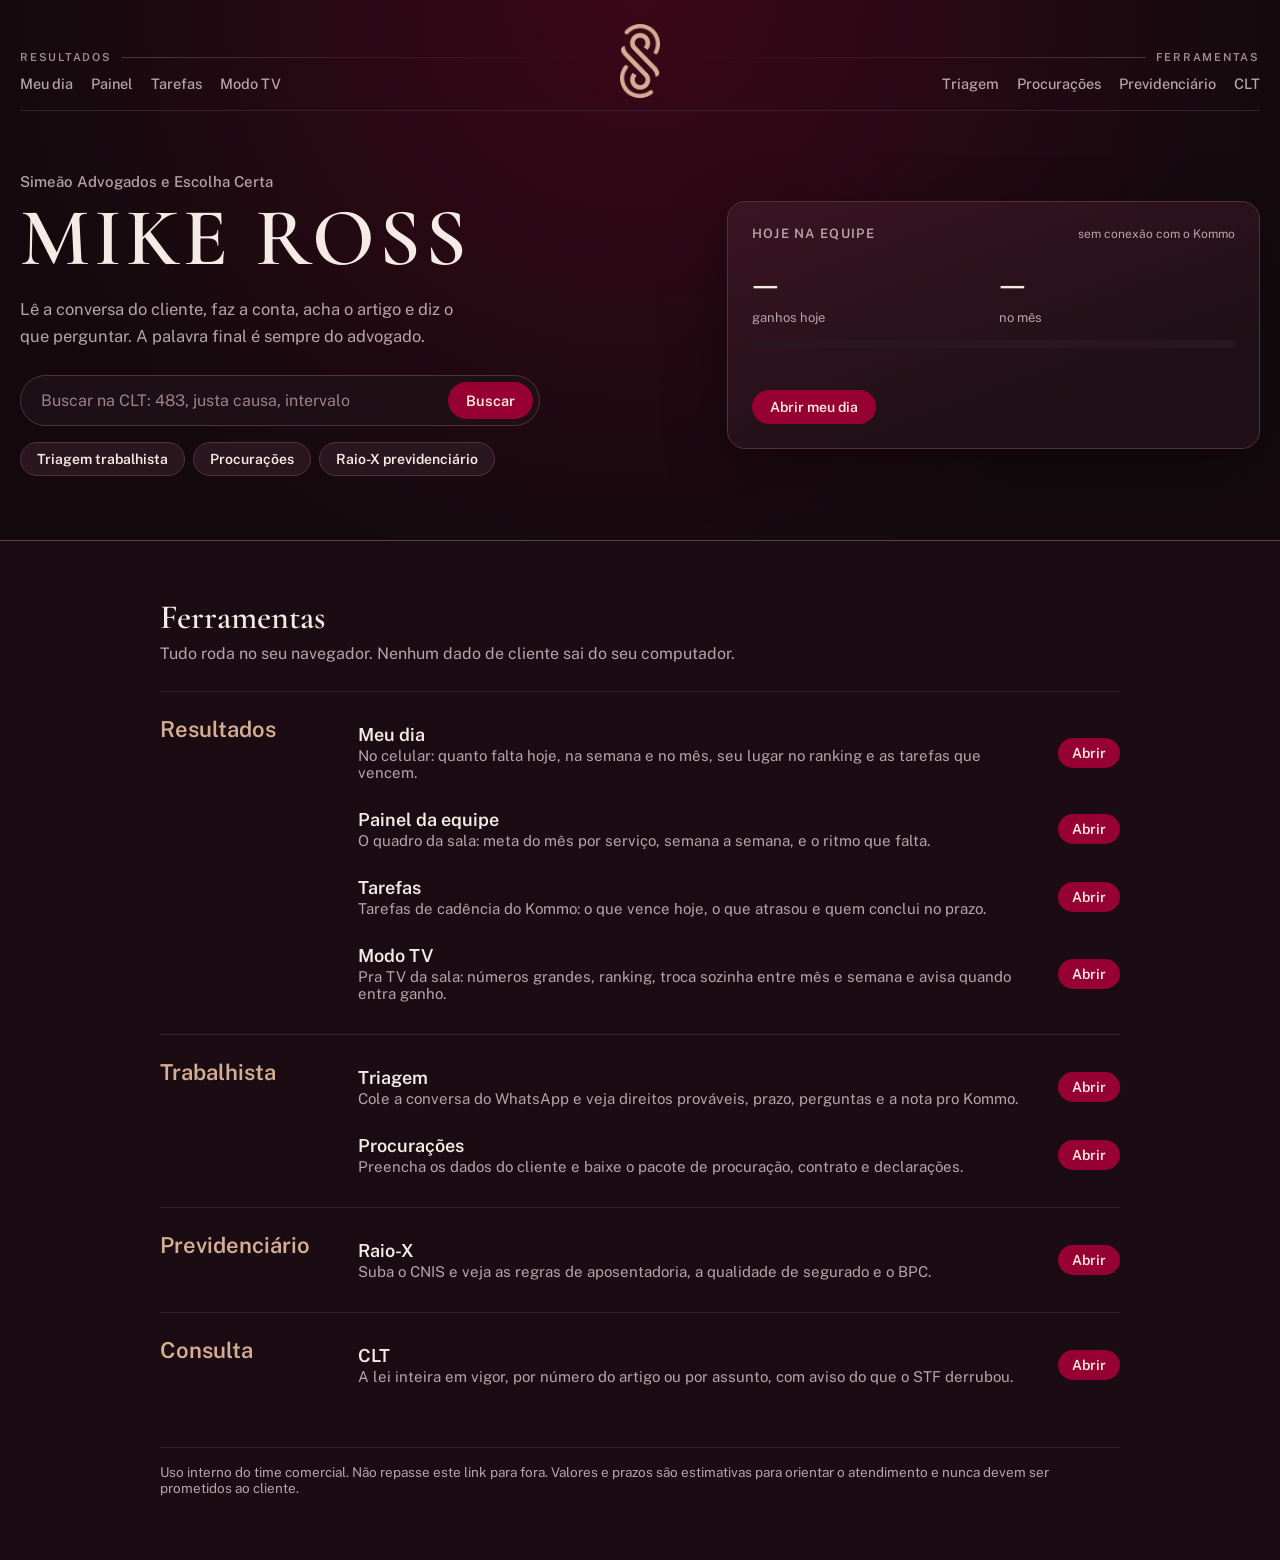
<file: index.html>
<!doctype html>
<html lang="pt-BR">
<head>
<meta charset="utf-8">
<meta name="viewport" content="width=device-width, initial-scale=1">
<meta name="robots" content="noindex, nofollow">
<title>Mike Ross</title>
<link rel="preconnect" href="https://fonts.googleapis.com">
<link rel="preconnect" href="https://fonts.gstatic.com" crossorigin>
<link rel="stylesheet" href="https://fonts.googleapis.com/css2?family=Cormorant+Garamond:wght@500;600&family=Public+Sans:wght@400;500;600&display=swap">
<link rel="stylesheet" href="mr.css?v=3">
<style>
body{margin:0;padding:20px 16px 0;overflow-x:hidden;background:radial-gradient(ellipse 70% 55% at 50% 0%,rgba(150,0,50,.30),transparent 70%),var(--mr-night)}
.sky{position:relative;overflow:hidden;margin:0 -16px;padding:0 16px}
.hero{position:relative;max-width:1240px;margin:0 auto;min-height:770px;display:grid;place-items:start center;padding-top:56px;text-align:center}
.hero-in{position:relative;z-index:2;width:100%;min-width:0;max-width:900px;padding:0 10px;box-sizing:border-box}
.hero p.lead,.search{position:relative}
.hero p.lead-top{margin:0 0 6px;font:500 15px var(--mr-sans);color:var(--mr-muted);letter-spacing:.02em}
.hero h1{margin:0;font:600 clamp(36px,10vw,128px)/0.95 var(--mr-serif)!important;letter-spacing:.07em;text-transform:uppercase;color:var(--mr-ink);white-space:nowrap}
.hero p.lead{margin:0 auto;max-width:52ch;font:400 16.5px/1.6 var(--mr-sans);color:var(--mr-muted)}
.search{margin:30px auto 0;display:flex;gap:8px;max-width:520px;box-sizing:border-box;background:rgba(30,16,22,.88);border:1px solid var(--mr-line-strong);border-radius:999px;padding:6px}
.search input{flex:1;min-width:0;background:transparent;border:0;color:var(--mr-ink);font:400 16px var(--mr-sans);padding:9px 14px}
.search input::placeholder{color:#9d8389}
.search input:focus{outline:none}
.search:focus-within{border-color:var(--mr-teal)}
.search button{border:0;border-radius:999px;background:var(--mr-wine);color:#fbe9df;font:600 14.5px var(--mr-sans);padding:9px 18px;cursor:pointer;white-space:nowrap}
.search button:hover{background:var(--mr-wine-hover)}
/* medalhões e fachada */
.crest{display:flex;align-items:center;justify-content:center;gap:14px;margin:22px auto 20px;color:var(--mr-teal)}
.crest::before,.crest::after{content:"";width:64px;height:1px;background:linear-gradient(90deg,transparent,var(--mr-teal))}
.crest::after{background:linear-gradient(90deg,var(--mr-teal),transparent)}
.medal{position:absolute;top:250px;z-index:1;display:flex;align-items:center;gap:18px;text-decoration:none;color:var(--mr-ink)}
.medal .ring{width:148px;height:148px;border-radius:50%;flex:none;display:grid;place-items:center;
  background:radial-gradient(circle at 50% 35%,#5a0b25 0%,#2a0a15 72%);border:1px solid rgba(213,173,149,.8);
  box-shadow:0 0 0 7px var(--mr-night),0 0 0 8px rgba(213,173,149,.35),0 0 50px rgba(150,0,50,.45);color:var(--mr-teal)}
.medal span{font:600 21px var(--mr-serif);letter-spacing:.12em;text-transform:uppercase;color:#ead6cb}
.medal:hover span{color:var(--mr-teal)}
.medal:hover .ring{box-shadow:0 0 0 7px var(--mr-night),0 0 0 8px rgba(213,173,149,.7),0 0 60px rgba(150,0,50,.65)}
.medal.left{left:-20px}
.medal.right{right:-20px;flex-direction:row-reverse}
.facade{position:absolute;left:50%;bottom:0;transform:translateX(-50%);width:min(860px,118%);z-index:0;color:var(--mr-teal);opacity:.9;pointer-events:none}
.facade svg{display:block;width:100%;height:auto;filter:drop-shadow(0 0 18px rgba(150,0,50,.7))}
.sky::after{content:"";position:absolute;left:0;right:0;bottom:0;height:120px;background:linear-gradient(transparent,#1a0c12);z-index:1;pointer-events:none}
@media (max-width:900px){.medal{top:auto;bottom:290px}.medal .ring{width:92px;height:92px}.medal .ring svg{width:40px;height:40px}.medal span{font-size:16px}.medal.left{left:-30px}.medal.right{right:-30px}.hero{min-height:700px}}
@media (max-width:560px){.medal span{display:none}.medal{bottom:300px}}
@media (min-width:901px) and (max-width:1250px){.medal span{display:none}}
/* ferramentas */
.tools{position:relative;z-index:3;background:#1a0c12;margin:0 -16px;padding:56px 16px 64px;border-top:1px solid rgba(213,173,149,.35)}
.tools-in{max-width:960px;margin:0 auto}
.tools h2{margin:0 0 6px;font-size:34px!important;color:var(--mr-ink)}
.tools p.sub{margin:0 0 28px;color:var(--mr-muted);max-width:60ch}
.area{display:grid;grid-template-columns:170px 1fr;gap:0 28px;padding:20px 0;border-top:1px solid var(--mr-line)}
.area h3{margin:4px 0 0;font:600 22px var(--mr-serif)!important;color:var(--mr-teal)}
.area ul{list-style:none;margin:0;padding:0;display:grid;gap:4px}
.area a{display:grid;grid-template-columns:1fr auto;gap:2px 18px;align-items:center;text-decoration:none;color:var(--mr-ink);padding:12px 14px;margin:0 -14px;border-radius:10px}
.area a:hover{background:var(--mr-surface-2)}
.area a b{font:600 18px var(--mr-sans)}
.area a span{grid-column:1;font-size:15px;color:var(--mr-muted)}
.area a em{grid-column:2;grid-row:1/3;font:600 14px var(--mr-sans);font-style:normal;color:#fbe9df;background:var(--mr-wine);border-radius:999px;padding:7px 14px}
@media (max-width:640px){.area{grid-template-columns:1fr}.area h3{margin-bottom:6px}.area a{grid-template-columns:1fr}.area a em{display:none}}
.note{max-width:960px;margin:30px auto 0;font-size:13.5px;color:var(--mr-muted);border-top:1px solid var(--mr-line);padding-top:16px}
.atalhos{max-width:1240px;margin:-12px auto 0;display:flex;flex-wrap:wrap;gap:8px;position:relative;z-index:3}
.atalhos a{font:600 14px var(--mr-sans);text-decoration:none;color:var(--mr-ink);background:var(--mr-surface-2);border:1px solid var(--mr-line-strong);border-radius:999px;padding:8px 16px}
.atalhos a:hover{border-color:var(--mr-teal)}
.atalhos a.destaque{background:var(--mr-wine);border-color:var(--mr-wine);color:#fbe9df}
@media (max-width:980px){.atalhos{display:none}}

/* home funcional */
.home{max-width:1240px;margin:8px auto 40px;display:grid;grid-template-columns:1.25fr 1fr;gap:40px;align-items:center;padding:36px 0 24px}
.home-txt{min-width:0}
.home .lead-top{margin:0 0 8px;font:500 15px var(--mr-sans);color:var(--mr-muted)}
.home h1{margin:0;font:600 clamp(44px,6.4vw,84px)/1 var(--mr-serif)!important;letter-spacing:.05em;text-transform:uppercase}
.home .lead{margin:16px 0 0;max-width:46ch;font:400 16.5px/1.6 var(--mr-sans);color:var(--mr-muted)}
.home .search{margin:26px 0 0}
.home-atalhos{display:flex;flex-wrap:wrap;gap:8px;margin-top:16px}
.home-atalhos a{font:600 14px var(--mr-sans);text-decoration:none;color:var(--mr-ink);background:var(--mr-surface-2);border:1px solid var(--mr-line-strong);border-radius:999px;padding:8px 16px}
.home-atalhos a:hover{border-color:var(--mr-teal)}
.hoje{background:linear-gradient(160deg,#3a1422 0%,var(--mr-surface) 75%);border:1px solid var(--mr-line-strong);border-radius:18px;padding:24px;display:grid;gap:14px;box-shadow:0 20px 60px rgba(0,0,0,.35)}
.hoje-top{display:flex;justify-content:space-between;align-items:baseline;gap:10px}
.hoje h2{margin:0;font:600 13px var(--mr-sans)!important;letter-spacing:.1em;text-transform:uppercase;color:var(--mr-muted)}
.hoje-top span{font-size:12px;color:var(--mr-muted)}
.hoje-nums{display:grid;grid-template-columns:1fr 1fr;gap:12px}
.hoje-nums b{display:block;font:600 52px/1 var(--mr-serif);font-variant-numeric:tabular-nums}
.hoje-nums b small{font-size:20px;color:var(--mr-muted);font-weight:500}
.hoje-nums span{font-size:13px;color:var(--mr-muted)}
.hoje-bar{height:8px;border-radius:4px;background:var(--mr-surface-2);overflow:hidden}
.hoje-bar i{display:block;height:100%;width:0;background:var(--mr-teal);border-radius:4px;transition:width .8s}
.hoje-ritmo{margin:0;font-size:14px}
.hoje-rank{margin:0;padding:0;list-style:none;display:grid;gap:8px;counter-reset:r}
.hoje-rank li{display:grid;grid-template-columns:1.6rem 1fr auto;gap:8px;font-size:14.5px;counter-increment:r}
.hoje-rank li::before{content:counter(r) "º";font:600 16px var(--mr-serif);color:var(--mr-muted)}
.hoje-rank li b{font-variant-numeric:tabular-nums}
.hoje-cta{justify-self:start;font:600 14px var(--mr-sans);text-decoration:none;color:#fbe9df;background:var(--mr-wine);border-radius:999px;padding:9px 18px}
.hoje-cta:hover{background:var(--mr-wine-hover)}
.pos{color:#7fd3a0}.neg{color:#f08a7e}
@media (max-width:900px){.home{grid-template-columns:1fr;gap:24px;min-height:0}}
</style>
<link rel="icon" href="favicon.png">
</head>
<body>
<nav class="mr-bar"><div class="mr-lado esq"><span class="mr-grupo">Resultados</span><div class="mr-links"><a href="meu-dia.html">Meu dia</a><a href="painel.html">Painel</a><a href="tarefas.html">Tarefas</a><a href="tv.html">Modo TV</a></div></div><a class="mr-brand" href="./" aria-label="Início" title="Início"><img src="simbolo.png" alt="Simeão Advogados"></a><div class="mr-lado dir"><span class="mr-grupo">Ferramentas</span><div class="mr-links"><a href="triagem.html">Triagem</a><a href="procuracoes.html">Procurações</a><a href="previdenciario.html">Previdenciário</a><a href="clt.html">CLT</a></div></div></nav>

<section class="home">
  <div class="home-txt">
    <p class="lead-top">Simeão Advogados e Escolha Certa</p>
    <h1>Mike Ross</h1>
    <p class="lead">Lê a conversa do cliente, faz a conta, acha o artigo e diz o que perguntar. A palavra final é sempre do advogado.</p>
    <form class="search" action="clt.html" onsubmit="event.preventDefault(); const q=this.q.value.trim(); location.href='clt.html'+(q?'#'+encodeURIComponent(q):'');">
      <input name="q" type="search" placeholder="Buscar na CLT: 483, justa causa, intervalo" aria-label="Buscar na CLT" autocomplete="off">
      <button type="submit">Buscar</button>
    </form>
    <div class="home-atalhos"><a href="triagem.html">Triagem trabalhista</a><a href="procuracoes.html">Procurações</a><a href="previdenciario.html">Raio-X previdenciário</a></div>
  </div>
  <aside class="hoje" aria-live="polite">
    <div class="hoje-top"><h2>Hoje na equipe</h2><span id="h-atual">carregando…</span></div>
    <div class="hoje-nums">
      <div><b id="h-hoje">–</b><span>ganhos hoje</span></div>
      <div><b id="h-mes">–</b><span id="h-mes-l">no mês</span></div>
    </div>
    <div class="hoje-bar"><i id="h-bar"></i></div>
    <p id="h-ritmo" class="hoje-ritmo"></p>
    <ol id="h-rank" class="hoje-rank"></ol>
    <a class="hoje-cta" href="meu-dia.html">Abrir meu dia</a>
  </aside>
</section>

<section class="tools" id="ferramentas">
  <div class="tools-in">
    <h2>Ferramentas</h2>
    <p class="sub">Tudo roda no seu navegador. Nenhum dado de cliente sai do seu computador.</p>
    <div class="area">
      <h3>Resultados</h3>
      <ul>
        <li><a href="meu-dia.html"><b>Meu dia</b><span>No celular: quanto falta hoje, na semana e no mês, seu lugar no ranking e as tarefas que vencem.</span><em>Abrir</em></a></li>
        <li><a href="painel.html"><b>Painel da equipe</b><span>O quadro da sala: meta do mês por serviço, semana a semana, e o ritmo que falta.</span><em>Abrir</em></a></li>
        <li><a href="tarefas.html"><b>Tarefas</b><span>Tarefas de cadência do Kommo: o que vence hoje, o que atrasou e quem conclui no prazo.</span><em>Abrir</em></a></li>
        <li><a href="tv.html"><b>Modo TV</b><span>Pra TV da sala: números grandes, ranking, troca sozinha entre mês e semana e avisa quando entra ganho.</span><em>Abrir</em></a></li>
      </ul>
    </div>
    <div class="area">
      <h3>Trabalhista</h3>
      <ul>
        <li><a href="triagem.html"><b>Triagem</b><span>Cole a conversa do WhatsApp e veja direitos prováveis, prazo, perguntas e a nota pro Kommo.</span><em>Abrir</em></a></li>
        <li><a href="procuracoes.html"><b>Procurações</b><span>Preencha os dados do cliente e baixe o pacote de procuração, contrato e declarações.</span><em>Abrir</em></a></li>
      </ul>
    </div>
    <div class="area">
      <h3>Previdenciário</h3>
      <ul>
        <li><a href="previdenciario.html"><b>Raio-X</b><span>Suba o CNIS e veja as regras de aposentadoria, a qualidade de segurado e o BPC.</span><em>Abrir</em></a></li>
      </ul>
    </div>
    <div class="area">
      <h3>Consulta</h3>
      <ul>
        <li><a href="clt.html"><b>CLT</b><span>A lei inteira em vigor, por número do artigo ou por assunto, com aviso do que o STF derrubou.</span><em>Abrir</em></a></li>
      </ul>
    </div>
    <p class="note">Uso interno do time comercial. Não repasse este link para fora. Valores e prazos são estimativas para orientar o atendimento e nunca devem ser prometidos ao cliente.</p>
  </div>
</section>
<script src="motor.js?v=4"></script>
<script>
(() => {
  const num = (n) => new Intl.NumberFormat('pt-BR').format(n || 0);
  const $ = (id) => document.getElementById(id);
  const carregar = async () => {
    try {
      const r = await (await fetch(MR_API, { cache: 'no-store' })).json();
      if (!r.ok) throw 0;
      const p = montarPainel(r), R = resumoDe(p, 'Equipe toda');
      if (!R) return;
      const T = R.T, t = new Date(r.atualizado);
      $('h-atual').textContent = 'Kommo às ' + pad2(t.getHours()) + ':' + pad2(t.getMinutes());
      $('h-hoje').textContent = num(R.feitoHoje);
      $('h-mes').replaceChildren(document.createTextNode(num(T.feito)), Object.assign(document.createElement('small'), { textContent: T.meta ? ' / ' + num(T.meta) : '' }));
      $('h-mes-l').textContent = 'no mês de ' + R.c0.nome_mes.split(' ')[0] + (T.meta ? ' · ' + T.atingido_pct + '%' : '');
      $('h-bar').style.width = (T.meta ? Math.min(100, (T.feito / T.meta) * 100) : 0) + '%';
      const rit = $('h-ritmo');
      rit.className = 'hoje-ritmo ' + (T.ritmo >= 0 ? 'pos' : 'neg');
      rit.textContent = T.meta ? (T.ritmo > 0 ? num(T.ritmo) + ' à frente do ritmo' : T.ritmo === 0 ? 'No ritmo da meta' : num(-T.ritmo) + ' atrás do ritmo') : '';
      const lin = VENDEDORES.map((v) => ({ v, n: (p.por_area.find((x) => x.mes === R.mes && x.vendedor === v && x.area === 'Total') || {}).feito || 0 })).sort((a, b) => b.n - a.n);
      $('h-rank').replaceChildren(...lin.map((l) => { const li = document.createElement('li'); li.append(document.createTextNode(l.v)); const b = document.createElement('b'); b.textContent = num(l.n); li.append(b); return li; }));
    } catch (e) { $('h-atual').textContent = 'sem conexão com o Kommo'; }
  };
  carregar(); setInterval(carregar, 5 * 60 * 1000);
})();
</script>
<nav class="mr-tab" aria-label="Navegação rápida"><a href="meu-dia.html"><svg viewBox="0 0 24 24" aria-hidden="true"><circle cx="12" cy="12" r="8.5"/><path d="M12 7v5l3 2"/></svg><span>Meu dia</span></a><a href="painel.html"><svg viewBox="0 0 24 24" aria-hidden="true"><path d="M4 20V10M10 20V4M16 20v-7M22 20H2"/></svg><span>Painel</span></a><a href="tarefas.html"><svg viewBox="0 0 24 24" aria-hidden="true"><path d="M9 6h11M9 12h11M9 18h11"/><path d="M3.5 6l1.2 1.2L7 5M3.5 12l1.2 1.2L7 11M3.5 18l1.2 1.2L7 17"/></svg><span>Tarefas</span></a><a href="./#ferramentas"><svg viewBox="0 0 24 24" aria-hidden="true"><rect x="3" y="7" width="18" height="13" rx="2"/><path d="M9 7V5a1 1 0 0 1 1-1h4a1 1 0 0 1 1 1v2M3 13h18"/></svg><span>Ferramentas</span></a></nav>
</body>
</html>
</file>
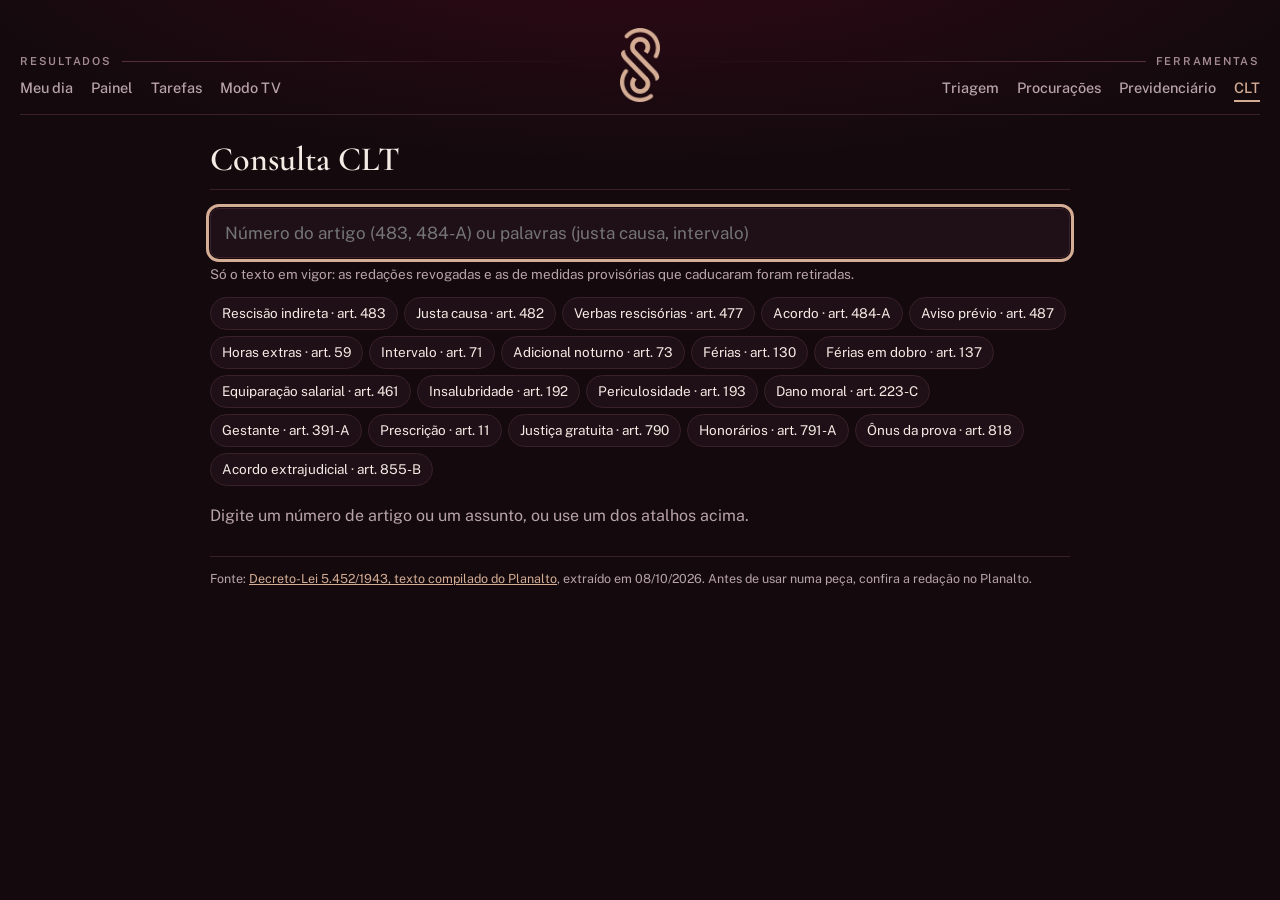
<file: clt.html>
<!doctype html>
<html lang="pt-BR">
<head>
<meta charset="utf-8">
<meta name="viewport" content="width=device-width, initial-scale=1">
<meta name="robots" content="noindex, nofollow">
<title>Consulta CLT | Mike Ross</title>
<style>
:root{--bg:#fbf8f5;--surface:#fff;--surface-2:#f7efe8;--ink:#5e1624;--text:#2f2a2b;--muted:#777778;--line:#ecdccb;--accent:#9f1c37;--mark:#fde7b0;--warn:#b9470f}
@media (prefers-color-scheme:dark){:root:not([data-theme="light"]){--bg:#1a1214;--surface:#241a1d;--surface-2:#2d2125;--ink:#f1e2d8;--text:#ece5e2;--muted:#a9a0a0;--line:#3d2b30;--accent:#e0677f;--mark:#6b4a12;--warn:#f0a070}}
*{box-sizing:border-box}
body{margin:0;background:var(--bg);color:var(--text);font:16px/1.55 system-ui,-apple-system,"Segoe UI",sans-serif;padding:24px 16px 60px}
.wrap{max-width:860px;margin:0 auto}
a{color:var(--accent)}
.top{display:flex;justify-content:space-between;align-items:baseline;gap:12px;flex-wrap:wrap;border-bottom:2px solid var(--accent);padding-bottom:10px;margin-bottom:18px}
h1{color:var(--ink);font-size:26px;margin:0}
.top small{color:var(--muted)}
.search{display:flex;gap:8px}
.search input{flex:1;font:inherit;font-size:17px;padding:11px 14px;border:1px solid var(--line);border-radius:9px;background:var(--surface);color:var(--text);min-width:0}
.search input:focus{outline:3px solid var(--accent);outline-offset:1px}
.hint{color:var(--muted);font-size:13.5px;margin:6px 0 12px}
.chips{display:flex;flex-wrap:wrap;gap:6px;margin-bottom:18px}
.chips button{font:inherit;font-size:13.5px;border:1px solid var(--line);background:var(--surface);color:var(--text);border-radius:999px;padding:5px 11px;cursor:pointer}
.chips button:hover{border-color:var(--accent)}
.count{color:var(--muted);font-size:14px;margin:0 0 10px}
.art{background:var(--surface);border:1px solid var(--line);border-left:4px solid var(--accent);border-radius:9px;padding:14px 16px;margin-bottom:10px}
.art h2{font-size:17px;margin:0;color:var(--ink);display:flex;gap:10px;align-items:baseline;flex-wrap:wrap}
.art .ctx{font-size:12.5px;color:var(--muted);margin:2px 0 8px}
.art pre{white-space:pre-wrap;font:inherit;font-size:15px;margin:0}
.art .snip{font-size:15px;margin:0}
.art .acts{display:flex;gap:8px;margin-top:10px;flex-wrap:wrap}
.art button{font:inherit;font-size:13px;border:1px solid var(--line);background:var(--surface-2);color:var(--text);border-radius:7px;padding:4px 10px;cursor:pointer}
.nota{font-size:12.5px;color:var(--warn);font-weight:600}
mark{background:var(--mark);color:inherit;border-radius:3px;padding:0 1px}
.empty{color:var(--muted)}
.foot{margin-top:28px;font-size:12.5px;color:var(--muted);border-top:1px solid var(--line);padding-top:12px}
</style>
<link rel="stylesheet" href="https://fonts.googleapis.com/css2?family=Cormorant+Garamond:wght@500;600&family=Public+Sans:wght@400;500;600&display=swap">
<link rel="stylesheet" href="mr.css?v=3">
<link rel="icon" href="favicon.png">
</head>
<body>
<nav class="mr-bar"><div class="mr-lado esq"><span class="mr-grupo">Resultados</span><div class="mr-links"><a href="meu-dia.html">Meu dia</a><a href="painel.html">Painel</a><a href="tarefas.html">Tarefas</a><a href="tv.html">Modo TV</a></div></div><a class="mr-brand" href="./" aria-label="Início" title="Início"><img src="simbolo.png" alt="Simeão Advogados"></a><div class="mr-lado dir"><span class="mr-grupo">Ferramentas</span><div class="mr-links"><a href="triagem.html">Triagem</a><a href="procuracoes.html">Procurações</a><a href="previdenciario.html">Previdenciário</a><a aria-current="page" href="clt.html">CLT</a></div></div></nav>

<div class="wrap">
  <div class="top">
    <h1>Consulta CLT</h1>
    <small></small>
  </div>
  <form class="search" id="f" onsubmit="return false">
    <input id="q" type="search" placeholder="Número do artigo (483, 484-A) ou palavras (justa causa, intervalo)" autocomplete="off" aria-label="Buscar na CLT">
  </form>
  <p class="hint">Só o texto em vigor: as redações revogadas e as de medidas provisórias que caducaram foram retiradas.</p>
  <div class="chips" id="chips"></div>
  <p class="count" id="count"></p>
  <div id="res"><p class="empty">Carregando a CLT…</p></div>
  <div class="foot">Fonte: <a href="https://www.planalto.gov.br/ccivil_03/decreto-lei/del5452.htm" target="_blank" rel="noopener">Decreto-Lei 5.452/1943, texto compilado do Planalto</a>, extraído em 08/10/2026. Antes de usar numa peça, confira a redação no Planalto.</div>
</div>
<script>
const TEMAS=[["Rescisão indireta","483"],["Justa causa","482"],["Verbas rescisórias","477"],["Acordo","484-A"],["Aviso prévio","487"],["Horas extras","59"],["Intervalo","71"],["Adicional noturno","73"],["Férias","130"],["Férias em dobro","137"],["Equiparação salarial","461"],["Insalubridade","192"],["Periculosidade","193"],["Dano moral","223-C"],["Gestante","391-A"],["Prescrição","11"],["Justiça gratuita","790"],["Honorários","791-A"],["Ônus da prova","818"],["Acordo extrajudicial","855-B"]];
const $=id=>document.getElementById(id);
const norm=s=>s.toLowerCase().normalize('NFD').replace(/[̀-ͯ]/g,'');
const esc=s=>s.replace(/[&<>"]/g,c=>({'&':'&amp;','<':'&lt;','>':'&gt;','"':'&quot;'}[c]));
let ARTS=[], BY={};
const label=n=>'Art. '+n;
function hl(text,words){ let h=esc(text); if(!words.length) return h; const nt=norm(text); const marks=[]; words.forEach(w=>{ let i=0; while((i=nt.indexOf(w,i))>-1){ marks.push([i,i+w.length]); i+=w.length; } }); if(!marks.length) return h; marks.sort((a,b)=>a[0]-b[0]); let out='',p=0; marks.forEach(([s,e])=>{ if(s<p) return; out+=esc(text.slice(p,s))+'<mark>'+esc(text.slice(s,e))+'</mark>'; p=e; }); return out+esc(text.slice(p)); }
function card(a,words,full){
  const notas=a.notas&&a.notas.length?`<span class="nota">${esc(a.notas.join(' · '))}</span>`:'';
  let body;
  if(a.revogado) body='<p class="snip empty">Artigo revogado.</p>';
  else if(full) body=`<pre>${hl(a.texto,words)}</pre>`;
  else { const nt=norm(a.texto); let i=words.length?nt.indexOf(words[0]):0; i=Math.max(0,i-120); const s=a.texto.slice(i,i+360); body=`<p class="snip">${i>0?'… ':''}${hl(s,words)}${a.texto.length>i+360?' …':''}</p>`; }
  return `<article class="art" data-n="${esc(a.n)}"><h2>${label(a.n)} ${notas}</h2><div class="ctx">${esc(a.ctx||'')}</div>${body}<div class="acts">${full||a.revogado?'':'<button type="button" data-open="'+esc(a.n)+'">Ver artigo inteiro</button>'}<button type="button" data-copy="${esc(a.n)}">Copiar</button></div></article>`;
}
function search(){
  const raw=$('q').value.trim();
  const qn=norm(raw).replace(/^art(igo)?\.?\s*/,'').replace(/\s+/g,' ').trim();
  history.replaceState(null,'',raw?'#'+encodeURIComponent(raw):location.pathname);
  if(!qn){ $('count').textContent=''; $('res').innerHTML='<p class="empty">Digite um número de artigo ou um assunto.</p>'; return; }
  const num=qn.match(/^(\d{1,3})\s*[ºo°]?\s*(?:-\s*([a-z]))?$/);
  if(num){ const k=num[1]+(num[2]?'-'+num[2].toUpperCase():''); const a=BY[k]; $('count').textContent=a?'':'Artigo não encontrado.'; $('res').innerHTML=a?card(a,[],true):''; return; }
  const words=qn.split(' ').filter(w=>w.length>1);
  const phrase=qn;
  const scored=[];
  ARTS.forEach(a=>{ if(a.revogado) return; const t=a._n; if(!words.every(w=>t.includes(w))) return; let s=0; words.forEach(w=>{ s+=t.split(w).length-1; }); if(t.includes(phrase)) s+=20; scored.push([s,a]); });
  scored.sort((x,y)=>y[0]-x[0]);
  $('count').textContent=scored.length?`${scored.length} artigo(s) com ${words.length>1?'todas essas palavras':'essa palavra'}${scored.length>40?', mostrando os 40 mais relevantes':''}.`:'Nada encontrado. Tente outras palavras ou o número do artigo.';
  $('res').innerHTML=scored.slice(0,40).map(([,a])=>card(a,words,false)).join('');
}
document.addEventListener('click',e=>{
  const o=e.target.closest('[data-open]'); if(o){ const a=BY[o.dataset.open]; const words=norm($('q').value).split(' ').filter(w=>w.length>1&&!/^\d/.test(w)); o.closest('.art').outerHTML=card(a,words,true); return; }
  const c=e.target.closest('[data-copy]'); if(c){ const a=BY[c.dataset.copy]; const txt=a.texto+'\n(CLT, '+label(a.n)+')'; navigator.clipboard.writeText(txt).then(()=>{c.textContent='Copiado';setTimeout(()=>c.textContent='Copiar',1500);}).catch(()=>{c.textContent='Selecione e copie';}); return; }
  const t=e.target.closest('[data-tema]'); if(t){ $('q').value=t.dataset.tema; search(); window.scrollTo({top:0}); }
});
$('q').addEventListener('input',()=>{ clearTimeout(search._t); search._t=setTimeout(search,180); });
$('chips').innerHTML=TEMAS.map(([n,a])=>`<button type="button" data-tema="${a}">${n} · art. ${a}</button>`).join('');
fetch('clt.json').then(r=>r.json()).then(d=>{ ARTS=d; d.forEach(a=>{ a._n=norm(a.texto); BY[a.n]=a; }); const h=decodeURIComponent(location.hash.slice(1)); if(h){ $('q').value=h; search(); } else { $('res').innerHTML='<p class="empty">Digite um número de artigo ou um assunto, ou use um dos atalhos acima.</p>'; } $('q').focus(); }).catch(()=>{ $('res').innerHTML='<p class="empty">Não consegui carregar a CLT. Recarregue a página.</p>'; });
</script>
<nav class="mr-tab" aria-label="Navegação rápida"><a href="meu-dia.html"><svg viewBox="0 0 24 24" aria-hidden="true"><circle cx="12" cy="12" r="8.5"/><path d="M12 7v5l3 2"/></svg><span>Meu dia</span></a><a href="painel.html"><svg viewBox="0 0 24 24" aria-hidden="true"><path d="M4 20V10M10 20V4M16 20v-7M22 20H2"/></svg><span>Painel</span></a><a href="tarefas.html"><svg viewBox="0 0 24 24" aria-hidden="true"><path d="M9 6h11M9 12h11M9 18h11"/><path d="M3.5 6l1.2 1.2L7 5M3.5 12l1.2 1.2L7 11M3.5 18l1.2 1.2L7 17"/></svg><span>Tarefas</span></a><a href="./#ferramentas" aria-current="page"><svg viewBox="0 0 24 24" aria-hidden="true"><rect x="3" y="7" width="18" height="13" rx="2"/><path d="M9 7V5a1 1 0 0 1 1-1h4a1 1 0 0 1 1 1v2M3 13h18"/></svg><span>Ferramentas</span></a></nav>
</body>
</html>
</file>
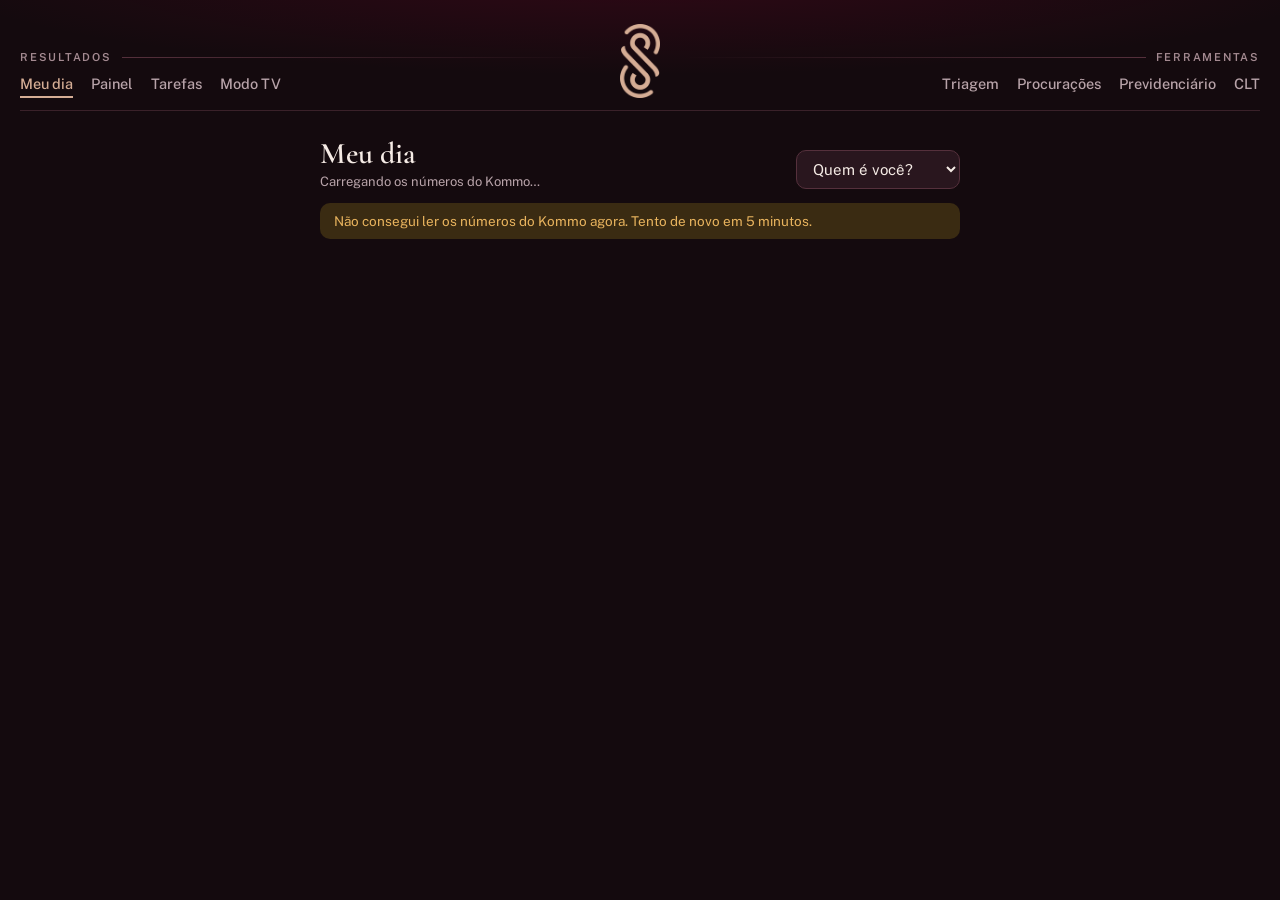
<file: meu-dia.html>
<!doctype html>
<html lang="pt-BR">
<head>
<meta charset="utf-8">
<meta name="viewport" content="width=device-width, initial-scale=1">
<meta name="robots" content="noindex, nofollow">
<title>Meu dia | Mike Ross</title>
<link rel="stylesheet" href="https://fonts.googleapis.com/css2?family=Cormorant+Garamond:wght@500;600&family=Public+Sans:wght@400;500;600&display=swap">
<link rel="stylesheet" href="mr.css?v=3">
<link rel="icon" href="favicon.png">
<style>
body { margin: 0; padding: 20px 16px 60px; }
.md { max-width: 640px; margin: 0 auto; display: grid; gap: 14px; }
.md-top { display: flex; flex-wrap: wrap; align-items: flex-end; justify-content: space-between; gap: 10px; }
.md-top h1 { margin: 0; font-size: 30px !important; }
.md-top p { margin: 4px 0 0; color: var(--mr-muted); font-size: 13px; }
.md select { font: inherit; font-size: 15px; color: var(--mr-ink); background: var(--mr-surface-2); border: 1px solid var(--mr-line-strong); border-radius: 10px; padding: 9px 12px; }
.md-card { background: var(--mr-surface); border: 1px solid var(--mr-line); border-radius: 14px; padding: 18px; display: grid; gap: 10px; }
.md-card h2 { margin: 0; font: 600 13px var(--mr-sans); letter-spacing: .08em; text-transform: uppercase; color: var(--mr-muted); }
.md-hoje { border-color: var(--mr-teal); background: linear-gradient(160deg, #3a1422 0%, var(--mr-surface) 70%); }
.md-big { font: 600 64px/1 var(--mr-serif); font-variant-numeric: tabular-nums; }
.md-big small { font-size: 22px; color: var(--mr-muted); font-weight: 500; }
.md-frase { font-size: 16px; line-height: 1.4; }
.md-frase b { color: var(--mr-teal); }
.md-ok { color: #7fd3a0 !important; }
.md-bar { height: 10px; border-radius: 5px; background: var(--mr-surface-2); overflow: hidden; }
.md-bar i { display: block; height: 100%; border-radius: 5px; background: var(--mr-teal); }
.md-dois { display: grid; grid-template-columns: 1fr 1fr; gap: 14px; }
.md-mid { font: 600 40px/1 var(--mr-serif); font-variant-numeric: tabular-nums; }
.md-mid small { font-size: 18px; color: var(--mr-muted); }
.md-sub { font-size: 13px; color: var(--mr-muted); }
.md-pos { color: #7fd3a0; } .md-neg { color: #f08a7e; }
.md-lista { display: grid; gap: 10px; margin: 0; padding: 0; list-style: none; }
.md-lista li { display: grid; grid-template-columns: 1fr auto; gap: 4px 10px; align-items: center; font-size: 14.5px; }
.md-lista li .md-bar { grid-column: 1 / -1; height: 6px; }
.md-rank li { grid-template-columns: 1.6rem 1fr auto; }
.md-rank li .md-bar { grid-column: 2 / -1; }
.md-rank li.eu { color: var(--mr-teal); font-weight: 600; }
.md-rank .pos { font: 600 18px var(--mr-serif); color: var(--mr-muted); }
.md-tar { display: grid; grid-template-columns: 1fr 1fr; gap: 10px; }
.md-tar a { text-decoration: none; color: var(--mr-ink); background: var(--mr-surface-2); border-radius: 10px; padding: 12px; display: grid; gap: 2px; }
.md-tar a b { font: 600 30px/1 var(--mr-serif); }
.md-tar a span { font-size: 12.5px; color: var(--mr-muted); }
.md-aviso { padding: 10px 14px; border-radius: 10px; background: #3a2b12; color: #e9b45e; font-size: 13.5px; }
.md-vazio { color: var(--mr-muted); font-size: 14px; }
[hidden] { display: none !important; }
@media (max-width: 420px) { .md-big { font-size: 54px; } .md-mid { font-size: 34px; } }
</style>
</head>
<body>
<nav class="mr-bar"><div class="mr-lado esq"><span class="mr-grupo">Resultados</span><div class="mr-links"><a aria-current="page" href="meu-dia.html">Meu dia</a><a href="painel.html">Painel</a><a href="tarefas.html">Tarefas</a><a href="tv.html">Modo TV</a></div></div><a class="mr-brand" href="./" aria-label="Início" title="Início"><img src="simbolo.png" alt="Simeão Advogados"></a><div class="mr-lado dir"><span class="mr-grupo">Ferramentas</span><div class="mr-links"><a href="triagem.html">Triagem</a><a href="procuracoes.html">Procurações</a><a href="previdenciario.html">Previdenciário</a><a href="clt.html">CLT</a></div></div></nav>
<main class="md">
  <div class="md-top">
    <div><h1 id="ola">Meu dia</h1><p id="atualizado">Carregando os números do Kommo…</p></div>
    <label><select id="quem" aria-label="Quem é você"></select></label>
  </div>
  <div class="md-aviso" id="aviso" hidden></div>
  <div id="conteudo" hidden>
    <section class="md-card md-hoje" id="c-hoje"></section>
    <div class="md-dois" style="margin-top:14px">
      <section class="md-card" id="c-semana"></section>
      <section class="md-card" id="c-mes"></section>
    </div>
    <section class="md-card" id="c-tarefas" style="margin-top:14px" hidden></section>
    <section class="md-card" id="c-servicos" style="margin-top:14px"></section>
    <section class="md-card" id="c-ranking" style="margin-top:14px"></section>
  </div>
</main>
<script src="motor.js?v=4"></script>
<script>
"use strict";
const $ = (id) => document.getElementById(id);
const num = (n) => new Intl.NumberFormat('pt-BR').format(n || 0);
const brl = (n) => new Intl.NumberFormat('pt-BR', { style: 'currency', currency: 'BRL', maximumFractionDigits: 0 }).format(n || 0);
const h = (tag, props, ...kids) => {
  const e = document.createElement(tag);
  for (const [k, v] of Object.entries(props || {})) { if (v == null || v === false) continue; if (k === 'class') e.className = v; else if (k === 'text') e.textContent = v; else if (k === 'style') e.style.cssText = v; else e.setAttribute(k, v); }
  for (const k of kids.flat(3)) if (k != null && k !== false) e.append(k instanceof Node ? k : document.createTextNode(String(k)));
  return e;
};
const barra = (feito, meta) => h('div', { class: 'md-bar' }, h('i', { style: 'width:' + (meta ? Math.min(100, (feito / meta) * 100) : 0) + '%' }));
const dm = (iso) => iso.slice(8, 10) + '/' + iso.slice(5, 7);
const EQUIPE = 'Equipe toda', CHAVE = 'mr_meu_vendedor';
let painel = null, tarefas = null;
let quem = lerLocal(CHAVE) || '';

const opcoes = [...VENDEDORES, EQUIPE];
$('quem').replaceChildren(new Option('Quem é você?', ''), ...opcoes.map((v) => new Option(v, v)));
$('quem').value = quem;
$('quem').addEventListener('change', () => { quem = $('quem').value; gravarLocal(CHAVE, quem); desenhar(); });

const desenhar = () => {
  if (!painel) return;
  if (!quem) { $('conteudo').hidden = true; $('ola').textContent = 'Meu dia'; $('aviso').hidden = false; $('aviso').textContent = 'Escolha seu nome aqui em cima. O celular lembra da próxima vez.'; return; }
  $('aviso').hidden = true;
  const R = resumoDe(painel, quem);
  if (!R) { $('conteudo').hidden = true; return; }
  $('conteudo').hidden = false;
  const primeiro = quem === EQUIPE ? 'equipe' : quem.split(' ')[0];
  const hr = new Date().getHours();
  $('ola').textContent = (hr < 12 ? 'Bom dia' : hr < 18 ? 'Boa tarde' : 'Boa noite') + ', ' + primeiro;

  // hoje
  const H = $('c-hoje');
  if (!R.util) {
    H.replaceChildren(h('h2', { text: 'Hoje' }), h('div', { class: 'md-big', text: num(R.feitoHoje) }), h('div', { class: 'md-frase', text: 'Hoje não é dia útil. ' + (R.feitoHoje ? 'Mesmo assim, ' + num(R.feitoHoje) + ' ganho(s) já entraram.' : 'Bom descanso.') }));
  } else if (R.metaHoje == null) {
    H.replaceChildren(h('h2', { text: 'Hoje' }), h('div', { class: 'md-big' }, num(R.feitoHoje), h('small', { text: ' ganhos' })), h('div', { class: 'md-frase md-sub', text: 'Sem meta cadastrada pra ' + quem + ' neste mês.' }));
  } else {
    const falta = Math.max(0, R.metaHoje - R.feitoHoje);
    H.replaceChildren(h('h2', { text: 'Hoje' }),
      falta ? h('div', { class: 'md-big' }, num(falta), h('small', { text: falta === 1 ? ' ganho pra bater' : ' ganhos pra bater' }))
            : h('div', { class: 'md-big md-ok' }, num(R.feitoHoje), h('small', { text: ' de ' + num(R.metaHoje) })),
      h('div', { class: 'md-frase' }, falta ? ['Meta de hoje: ', h('b', { text: num(R.metaHoje) }), '. Já fez ', h('b', { text: num(R.feitoHoje) }), '.'] : h('span', { class: 'md-ok', text: 'Meta de hoje batida. Cada ganho a mais adianta a semana.' })),
      barra(R.feitoHoje, R.metaHoje));
  }

  // semana
  const faltaSem = R.metaSem ? Math.max(0, R.metaSem - R.feitoSem) : 0;
  $('c-semana').replaceChildren(h('h2', { text: 'Semana' }),
    h('div', { class: 'md-mid' }, num(R.feitoSem), R.metaSem ? h('small', { text: ' de ' + num(R.metaSem) }) : null),
    R.metaSem ? barra(R.feitoSem, R.metaSem) : null,
    h('div', { class: 'md-sub', text: dm(R.sem.semana_ini) + ' a ' + dm(R.sem.semana_fim) + (R.metaSem ? (faltaSem ? ' · faltam ' + num(faltaSem) + (R.restSem ? ' em ' + R.restSem + (R.restSem === 1 ? ' dia útil' : ' dias úteis') : ' · sem dias úteis restantes') : ' · semana batida') : '') }));

  // mês
  const T = R.T;
  $('c-mes').replaceChildren(h('h2', { text: 'Mês' }),
    h('div', { class: 'md-mid' }, num(T.feito), T.meta ? h('small', { text: ' de ' + num(T.meta) }) : null),
    T.meta ? barra(T.feito, T.meta) : null,
    h('div', { class: 'md-sub' }, T.meta ? [num(T.atingido_pct) + '% · ', h('span', { class: T.ritmo >= 0 ? 'md-pos' : 'md-neg', text: T.ritmo >= 0 ? (T.ritmo ? num(T.ritmo) + ' à frente' : 'no ritmo') : num(-T.ritmo) + ' atrás' })] : R.c0.nome_mes));

  // serviços
  $('c-servicos').replaceChildren(h('h2', { text: 'Por serviço no mês' }),
    R.servicos.length ? h('ul', { class: 'md-lista' }, R.servicos.sort((a, b) => (b.meta || 0) - (a.meta || 0) || b.feito - a.feito).map((r) => h('li', {}, h('span', { text: rotuloArea(r.area) }), h('b', { text: num(r.feito) + (r.meta ? ' / ' + num(r.meta) : '') }), r.meta ? barra(r.feito, r.meta) : null)))
      : h('div', { class: 'md-vazio', text: 'Nenhum ganho ainda neste mês.' }));

  // ranking
  const linhas = VENDEDORES.map((v) => { const r = painel.por_area.find((x) => x.mes === R.mes && x.vendedor === v && x.area === 'Total') || { feito: 0, meta: null }; return { v, feito: r.feito, meta: r.meta }; })
    .sort((a, b) => b.feito - a.feito);
  const maior = Math.max(1, ...linhas.map((l) => l.meta || l.feito));
  $('c-ranking').replaceChildren(h('h2', { text: 'Ranking do mês' }),
    h('ul', { class: 'md-lista md-rank' }, linhas.map((l, i) => h('li', { class: l.v === quem ? 'eu' : null }, h('span', { class: 'pos', text: (i + 1) + 'º' }), h('span', { text: l.v }), h('b', { text: num(l.feito) + (l.meta ? ' · ' + Math.round((l.feito / l.meta) * 100) + '%' : '') }), barra(l.feito, l.meta || maior)))));

  // tarefas
  const C = $('c-tarefas');
  if (tarefas && quem !== EQUIPE) {
    const agora = Date.now(), hoje = hojeIso();
    const dia = (ms) => { const d = new Date(ms); return d.getFullYear() + '-' + pad2(d.getMonth() + 1) + '-' + pad2(d.getDate()); };
    let vencem = 0, atrasadas = 0;
    for (const [vi, , prazo, conc] of tarefas.tarefas) {
      if (conc || vendedorDe(tarefas.vendedores[vi]) !== quem) continue;
      const pz = prazo * 60000;
      if (pz < agora) atrasadas++; else if (dia(pz) === hoje) vencem++;
    }
    C.hidden = false;
    C.replaceChildren(h('h2', { text: 'Tarefas no Kommo' }), h('div', { class: 'md-tar' },
      h('a', { href: 'tarefas.html' }, h('b', { text: num(vencem) }), h('span', { text: 'ainda vencem hoje' })),
      h('a', { href: 'tarefas.html' }, h('b', { class: atrasadas ? 'md-neg' : 'md-ok', text: num(atrasadas) }), h('span', { text: 'atrasadas' }))));
  } else C.hidden = true;
};

const carregar = async () => {
  try {
    const r = await (await fetch(MR_API, { cache: 'no-store' })).json();
    if (!r.ok) throw new Error('erro');
    painel = montarPainel(r);
    const t = new Date(r.atualizado);
    $('atualizado').textContent = 'Números do Kommo de ' + pad2(t.getHours()) + ':' + pad2(t.getMinutes()) + ' · atualiza sozinho';
  } catch (e) {
    if (!painel) { $('aviso').hidden = false; $('aviso').textContent = 'Não consegui ler os números do Kommo agora. Tento de novo em 5 minutos.'; }
  }
  try { const t = await (await fetch(MR_API + '?aba=tarefas', { cache: 'no-store' })).json(); if (t.tarefas) tarefas = t; } catch (e) { /* tarefas são opcionais aqui */ }
  desenhar();
};
carregar();
setInterval(carregar, 5 * 60 * 1000);
document.addEventListener('visibilitychange', () => { if (!document.hidden) carregar(); });
</script>
<nav class="mr-tab" aria-label="Navegação rápida"><a href="meu-dia.html" aria-current="page"><svg viewBox="0 0 24 24" aria-hidden="true"><circle cx="12" cy="12" r="8.5"/><path d="M12 7v5l3 2"/></svg><span>Meu dia</span></a><a href="painel.html"><svg viewBox="0 0 24 24" aria-hidden="true"><path d="M4 20V10M10 20V4M16 20v-7M22 20H2"/></svg><span>Painel</span></a><a href="tarefas.html"><svg viewBox="0 0 24 24" aria-hidden="true"><path d="M9 6h11M9 12h11M9 18h11"/><path d="M3.5 6l1.2 1.2L7 5M3.5 12l1.2 1.2L7 11M3.5 18l1.2 1.2L7 17"/></svg><span>Tarefas</span></a><a href="./#ferramentas"><svg viewBox="0 0 24 24" aria-hidden="true"><rect x="3" y="7" width="18" height="13" rx="2"/><path d="M9 7V5a1 1 0 0 1 1-1h4a1 1 0 0 1 1 1v2M3 13h18"/></svg><span>Ferramentas</span></a></nav>
</body>
</html>
</file>
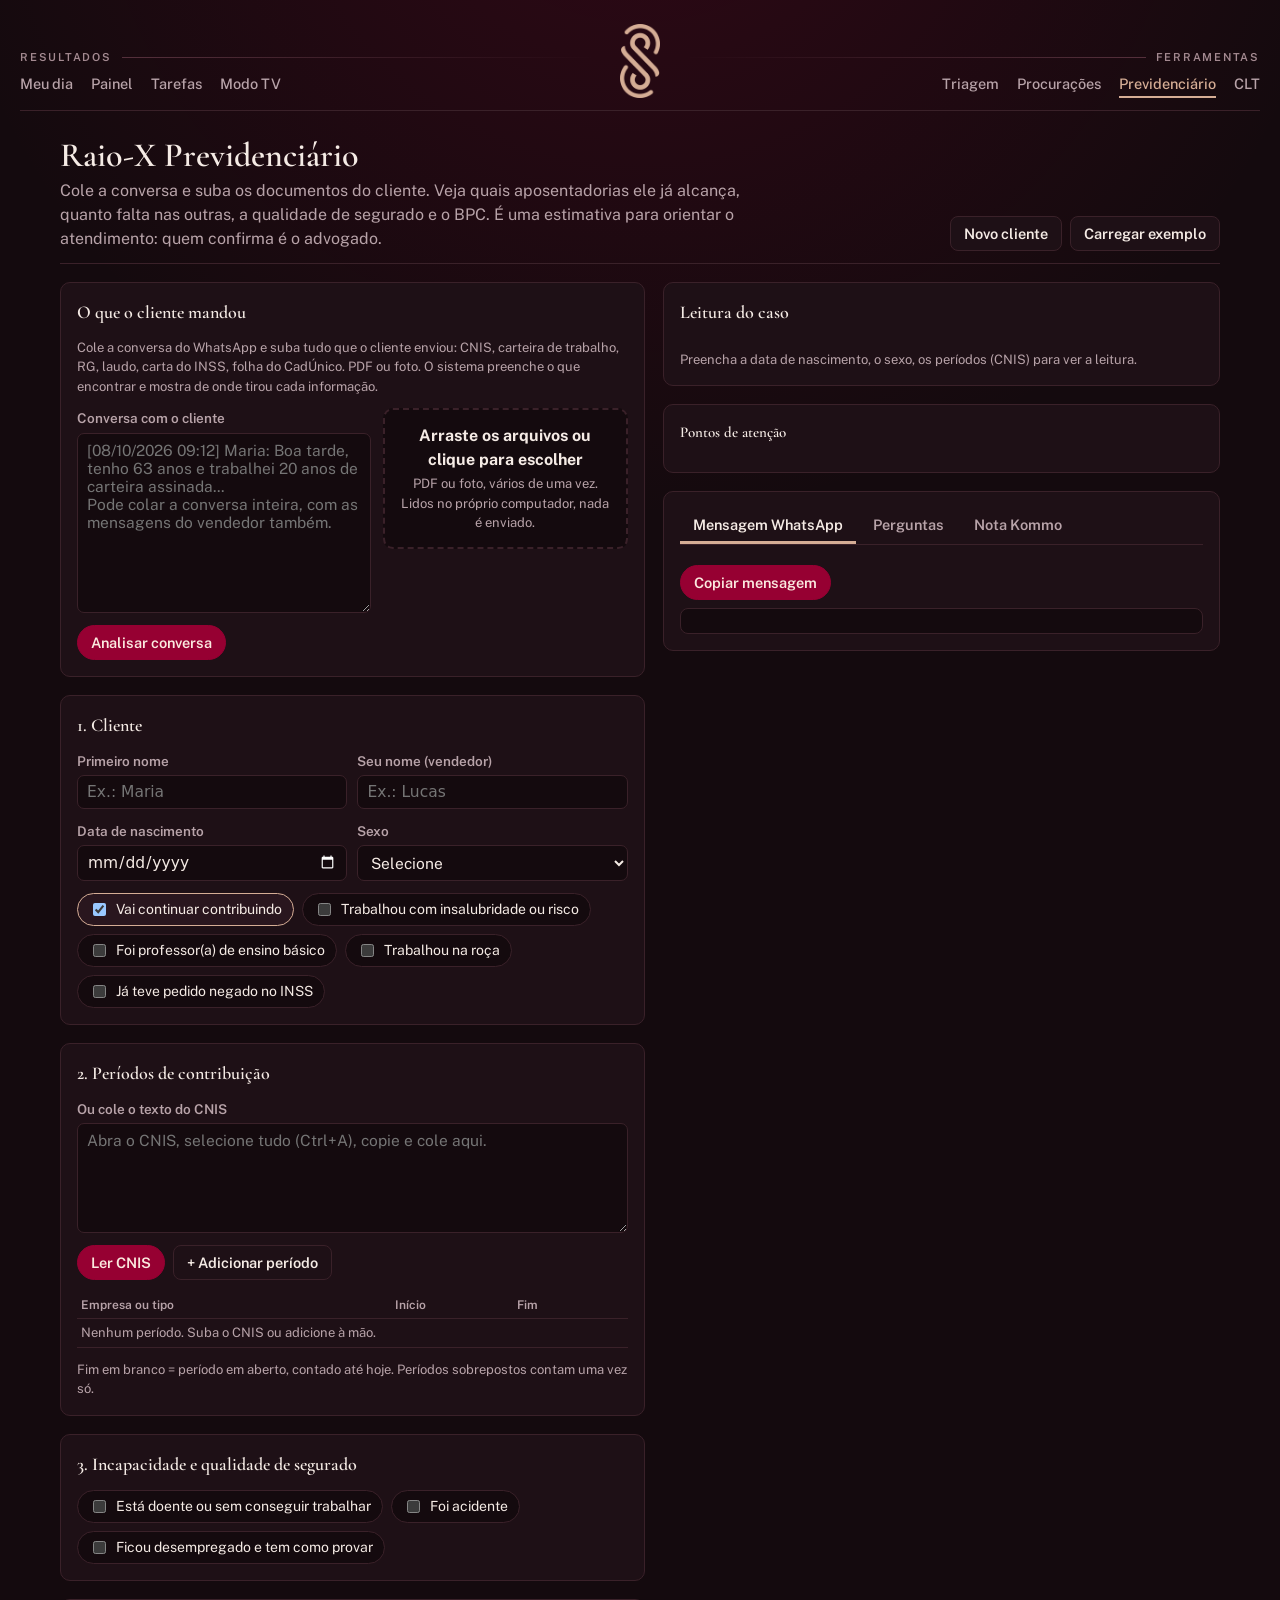
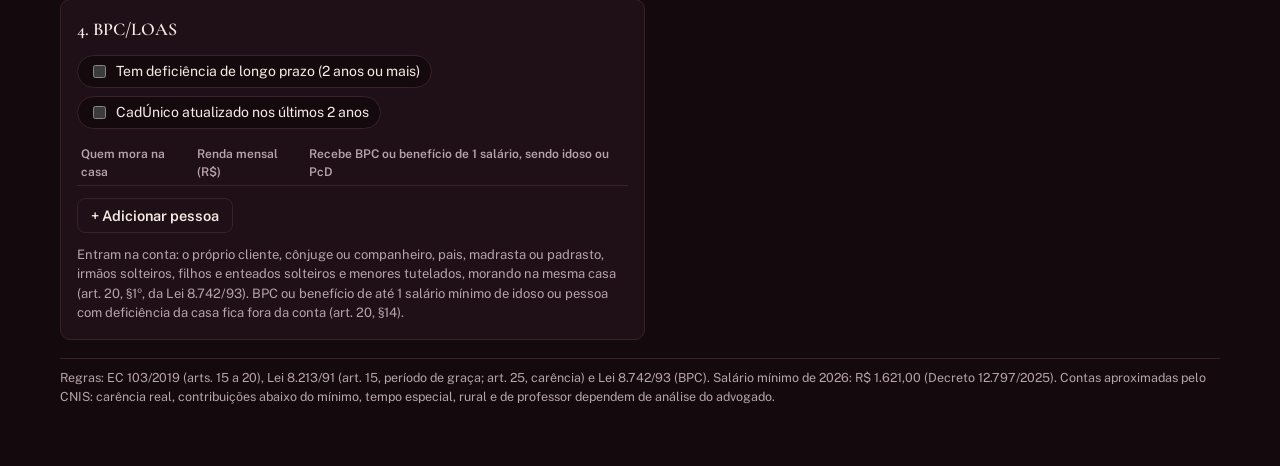
<file: previdenciario.html>
<!doctype html>
<html lang="pt-BR">
<head>
<meta charset="utf-8">
<meta name="viewport" content="width=device-width, initial-scale=1">
<meta name="robots" content="noindex, nofollow">
<title>Raio-X Previdenciário | Mike Ross</title>
<style>
:root{--bg:#fbf8f5;--surface:#fff;--surface-2:#f7efe8;--ink:#5e1624;--text:#2f2a2b;--muted:#777778;--line:#ecdccb;--accent:#9f1c37;--ok:#2f7a4a;--ok-bg:#e3f1e7;--warn:#9a5b00;--warn-bg:#fbefd9;--no:#8a8a8a;--no-bg:#efecea;--bad:#b42318;--bad-bg:#fbe3e0}
@media (prefers-color-scheme:dark){:root:not([data-theme="light"]){--bg:#1a1214;--surface:#241a1d;--surface-2:#2d2125;--ink:#f1e2d8;--text:#ece5e2;--muted:#a9a0a0;--line:#3d2b30;--accent:#e0677f;--ok:#7ccf98;--ok-bg:#183223;--warn:#f0b35a;--warn-bg:#3a2a10;--no:#a9a0a0;--no-bg:#2d2125;--bad:#f2786b;--bad-bg:#3a1b18}}
*{box-sizing:border-box}
body{margin:0;background:var(--bg);color:var(--text);font:16px/1.5 system-ui,-apple-system,"Segoe UI",sans-serif;padding:20px 16px 60px}
.wrap{max-width:1160px;margin:0 auto;display:grid;gap:18px}
a{color:var(--accent)}
.top{display:flex;justify-content:space-between;align-items:flex-end;gap:12px;flex-wrap:wrap;border-bottom:2px solid var(--accent);padding-bottom:12px}
h1{color:var(--ink);font-size:28px;margin:0}
.top p{margin:4px 0 0;color:var(--muted);max-width:70ch}
.top .acts{display:flex;gap:8px;flex-wrap:wrap}
button{font:600 14.5px system-ui,-apple-system,"Segoe UI",sans-serif;border-radius:8px;padding:8px 13px;cursor:pointer;border:1px solid var(--line);background:var(--surface);color:var(--text)}
button:hover{border-color:var(--accent)}
button.primary{background:var(--accent);border-color:var(--accent);color:#fff}
.grid{display:grid;grid-template-columns:minmax(0,1.05fr) minmax(0,1fr);gap:18px;align-items:start}
@media (max-width:920px){.grid{grid-template-columns:minmax(0,1fr)}}
.card{background:var(--surface);border:1px solid var(--line);border-radius:10px;padding:16px;display:grid;gap:12px;min-width:0}
.card h2{font-size:18px;margin:0;color:var(--ink)}
.card h3{font-size:15px;margin:0;color:var(--ink)}
.row{display:grid;grid-template-columns:repeat(auto-fit,minmax(150px,1fr));gap:10px}
label.f{display:grid;gap:4px;font-size:13.5px;font-weight:600;color:var(--muted)}
input[type=text],input[type=date],input[type=number],select,textarea{font:400 15.5px system-ui,-apple-system,"Segoe UI",sans-serif;color:var(--text);background:var(--bg);border:1px solid var(--line);border-radius:7px;padding:7px 9px;width:100%;min-width:0}
textarea{min-height:110px;resize:vertical}
.chips{display:flex;flex-wrap:wrap;gap:8px}
.chip{display:inline-flex;align-items:center;gap:7px;border:1px solid var(--line);border-radius:999px;padding:5px 11px;font-size:14px;cursor:pointer;background:var(--bg)}
.chip:has(input:checked){border-color:var(--accent);background:var(--surface-2)}
.hint{font-size:12.5px;color:var(--muted);font-weight:400}
.fine{font-size:13px;color:var(--muted);margin:0}
table{width:100%;border-collapse:collapse;font-size:14px}
@media (max-width:620px){table{display:block;overflow-x:auto}}
th{text-align:left;font-size:12px;color:var(--muted);font-weight:600;padding:4px 4px;border-bottom:1px solid var(--line)}
td{padding:4px;border-bottom:1px solid var(--line);vertical-align:middle}
td input{padding:5px 6px;font-size:14px}
td.x button{border:none;background:none;font-size:18px;padding:0 6px;color:var(--muted)}
.flag{font-size:11.5px;font-weight:700;color:var(--warn)}
.drop{border:2px dashed var(--line);border-radius:10px;padding:14px;text-align:center;cursor:pointer;background:var(--bg);display:grid;gap:2px}
.drop:hover,.drop.over{border-color:var(--accent)}
.drop span{font-size:13px;color:var(--muted)}
.sr{position:absolute;width:1px;height:1px;overflow:hidden;clip:rect(0 0 0 0)}
.kpis{display:grid;grid-template-columns:repeat(auto-fit,minmax(140px,1fr));gap:10px}
.kpi{background:var(--bg);border:1px solid var(--line);border-radius:8px;padding:9px 11px}
.kpi b{display:block;font-size:19px;color:var(--ink)}
.kpi span{font-size:12.5px;color:var(--muted)}
.rules{display:grid;gap:8px}
.rule{border:1px solid var(--line);border-left:5px solid var(--no);border-radius:8px;padding:9px 12px;display:grid;gap:2px}
.rule.ok{border-left-color:var(--ok)} .rule.soon{border-left-color:var(--warn)} .rule.na{opacity:.75}
.rule .h{display:flex;justify-content:space-between;gap:10px;flex-wrap:wrap;align-items:baseline}
.rule strong{font-size:15px}
.tag{font-size:12px;font-weight:700;border-radius:999px;padding:2px 9px;white-space:nowrap}
.tag.ok{background:var(--ok-bg);color:var(--ok)} .tag.soon{background:var(--warn-bg);color:var(--warn)} .tag.na{background:var(--no-bg);color:var(--no)} .tag.bad{background:var(--bad-bg);color:var(--bad)}
.rule .base{font-size:12px;color:var(--accent)}
.rule .det{font-size:13.5px;color:var(--muted)}
.alerts{margin:0;padding-left:18px;display:grid;gap:4px;font-size:14px}
.tabs{display:flex;gap:4px;border-bottom:1px solid var(--line);overflow-x:auto}
.tab{border:none;border-bottom:3px solid transparent;border-radius:6px 6px 0 0;background:none;color:var(--muted);white-space:nowrap}
.tab[aria-selected=true]{color:var(--text);border-bottom-color:var(--accent)}
pre.out{white-space:pre-wrap;font:15px/1.5 system-ui,-apple-system,"Segoe UI",sans-serif;background:var(--bg);border:1px solid var(--line);border-radius:8px;padding:12px;margin:0;max-height:440px;overflow:auto}
.toast{font-size:13.5px;color:var(--ok);font-weight:600}
[hidden]{display:none!important}
.two-in{display:grid;grid-template-columns:minmax(0,1.2fr) minmax(0,1fr);gap:12px}
@media (max-width:700px){.two-in{grid-template-columns:minmax(0,1fr)}}
#conv{min-height:180px}
.doclist{list-style:none;margin:0;padding:0;display:grid;gap:6px}
.docitem{border:1px solid var(--line);border-radius:8px;padding:8px 10px;display:grid;gap:3px;background:var(--bg);font-size:13.5px}
.docitem .dtop{display:flex;gap:8px;align-items:center;min-width:0}
.docitem .dname{font-weight:600;overflow:hidden;text-overflow:ellipsis;white-space:nowrap;flex:1;min-width:0}
.docitem .badge{font-size:11.5px;font-weight:700;border-radius:999px;padding:2px 8px;background:var(--surface-2);color:var(--accent);white-space:nowrap}
.docitem .dstat{color:var(--muted)}
.docitem.erro{border-color:var(--bad)}
.docitem .x{border:none;background:none;color:var(--muted);font-size:17px;padding:0 4px}
.facts{list-style:none;margin:0;padding:0;display:grid;gap:6px}
.facts li{border-left:3px solid var(--accent);padding:4px 10px;background:var(--bg);border-radius:0 6px 6px 0;font-size:14px}
.facts li.ded{border-left-color:var(--warn)}
.facts li b{font-weight:600}
.facts li q{display:block;color:var(--muted);font-size:13px;quotes:"“" "”"}
.facts li i{font-style:normal;font-size:11.5px;font-weight:700;color:var(--warn);margin-left:6px}
.foot{font-size:12.5px;color:var(--muted);border-top:1px solid var(--line);padding-top:10px}
</style>
<link rel="stylesheet" href="https://fonts.googleapis.com/css2?family=Cormorant+Garamond:wght@500;600&family=Public+Sans:wght@400;500;600&display=swap">
<link rel="stylesheet" href="mr.css?v=3">
<link rel="icon" href="favicon.png">
</head>
<body>
<nav class="mr-bar"><div class="mr-lado esq"><span class="mr-grupo">Resultados</span><div class="mr-links"><a href="meu-dia.html">Meu dia</a><a href="painel.html">Painel</a><a href="tarefas.html">Tarefas</a><a href="tv.html">Modo TV</a></div></div><a class="mr-brand" href="./" aria-label="Início" title="Início"><img src="simbolo.png" alt="Simeão Advogados"></a><div class="mr-lado dir"><span class="mr-grupo">Ferramentas</span><div class="mr-links"><a href="triagem.html">Triagem</a><a href="procuracoes.html">Procurações</a><a aria-current="page" href="previdenciario.html">Previdenciário</a><a href="clt.html">CLT</a></div></div></nav>

<div class="wrap">
  <header class="top">
    <div>
      <h1>Raio-X Previdenciário</h1>
      <p>Cole a conversa e suba os documentos do cliente. Veja quais aposentadorias ele já alcança, quanto falta nas outras, a qualidade de segurado e o BPC. É uma estimativa para orientar o atendimento: quem confirma é o advogado.</p>
    </div>
    <div class="acts"><button type="button" id="btnNovo">Novo cliente</button><button type="button" id="btnEx">Carregar exemplo</button></div>
  </header>

  <div class="grid">
    <div style="display:grid;gap:18px;min-width:0">
      <section class="card">
        <h2>O que o cliente mandou</h2>
        <p class="fine">Cole a conversa do WhatsApp e suba tudo que o cliente enviou: CNIS, carteira de trabalho, RG, laudo, carta do INSS, folha do CadÚnico. PDF ou foto. O sistema preenche o que encontrar e mostra de onde tirou cada informação.</p>
        <div class="two-in">
          <label class="f">Conversa com o cliente<textarea id="conv" placeholder="[08/10/2026 09:12] Maria: Boa tarde, tenho 63 anos e trabalhei 20 anos de carteira assinada...&#10;Pode colar a conversa inteira, com as mensagens do vendedor também."></textarea></label>
          <div style="display:grid;gap:8px;align-content:start">
            <label class="drop" id="drop" for="fileIn">
              <input type="file" id="fileIn" class="sr" accept=".pdf,image/*" multiple>
              <strong>Arraste os arquivos ou clique para escolher</strong>
              <span>PDF ou foto, vários de uma vez. Lidos no próprio computador, nada é enviado.</span>
            </label>
            <ul class="doclist" id="docList"></ul>
          </div>
        </div>
        <div style="display:flex;gap:8px;flex-wrap:wrap;align-items:center"><button type="button" class="primary" id="btnConv">Analisar conversa</button><span class="fine" id="convStatus"></span></div>
        <div id="factsWrap" hidden>
          <h3 style="margin:4px 0 6px">O que o sistema entendeu</h3>
          <ul class="facts" id="facts"></ul>
        </div>
      </section>

      <section class="card">
        <h2>1. Cliente</h2>
        <div class="row">
          <label class="f">Primeiro nome<input type="text" id="nome" placeholder="Ex.: Maria"></label>
          <label class="f">Seu nome (vendedor)<input type="text" id="vend" placeholder="Ex.: Lucas"></label>
        </div>
        <div class="row">
          <label class="f">Data de nascimento<input type="date" id="nasc"></label>
          <label class="f">Sexo
            <select id="sexo"><option value="">Selecione</option><option value="F">Feminino</option><option value="M">Masculino</option></select>
          </label>
        </div>
        <div class="chips">
          <label class="chip"><input type="checkbox" id="contribuindo" checked>Vai continuar contribuindo</label>
          <label class="chip"><input type="checkbox" id="especial">Trabalhou com insalubridade ou risco</label>
          <label class="chip"><input type="checkbox" id="professor">Foi professor(a) de ensino básico</label>
          <label class="chip"><input type="checkbox" id="rural">Trabalhou na roça</label>
          <label class="chip"><input type="checkbox" id="negado">Já teve pedido negado no INSS</label>
        </div>
      </section>

      <section class="card">
        <h2>2. Períodos de contribuição</h2>
        <label class="f">Ou cole o texto do CNIS<textarea id="cnisTxt" placeholder="Abra o CNIS, selecione tudo (Ctrl+A), copie e cole aqui."></textarea></label>
        <div class="acts" style="display:flex;gap:8px;flex-wrap:wrap"><button type="button" class="primary" id="btnLer">Ler CNIS</button><button type="button" id="btnAdd">+ Adicionar período</button><span class="fine" id="status"></span></div>
        <table>
          <thead><tr><th>Empresa ou tipo</th><th>Início</th><th>Fim</th><th></th></tr></thead>
          <tbody id="per"></tbody>
        </table>
        <p class="fine">Fim em branco = período em aberto, contado até hoje. Períodos sobrepostos contam uma vez só.</p>
      </section>

      <section class="card">
        <h2>3. Incapacidade e qualidade de segurado</h2>
        <div class="chips">
          <label class="chip"><input type="checkbox" id="doente">Está doente ou sem conseguir trabalhar</label>
          <label class="chip"><input type="checkbox" id="acidente">Foi acidente</label>
          <label class="chip"><input type="checkbox" id="desempregado">Ficou desempregado e tem como provar</label>
        </div>
      </section>

      <section class="card">
        <h2>4. BPC/LOAS</h2>
        <div class="chips">
          <label class="chip"><input type="checkbox" id="pcd">Tem deficiência de longo prazo (2 anos ou mais)</label>
          <label class="chip"><input type="checkbox" id="cadunico">CadÚnico atualizado nos últimos 2 anos</label>
        </div>
        <table>
          <thead><tr><th>Quem mora na casa</th><th>Renda mensal (R$)</th><th>Recebe BPC ou benefício de 1 salário, sendo idoso ou PcD</th><th></th></tr></thead>
          <tbody id="fam"></tbody>
        </table>
        <div><button type="button" id="btnFam">+ Adicionar pessoa</button></div>
        <p class="fine">Entram na conta: o próprio cliente, cônjuge ou companheiro, pais, madrasta ou padrasto, irmãos solteiros, filhos e enteados solteiros e menores tutelados, morando na mesma casa (art. 20, §1º, da Lei 8.742/93). BPC ou benefício de até 1 salário mínimo de idoso ou pessoa com deficiência da casa fica fora da conta (art. 20, §14).</p>
      </section>
    </div>

    <div style="display:grid;gap:18px;min-width:0">
      <section class="card">
        <h2>Leitura do caso</h2>
        <div class="kpis" id="kpis"></div>
        <div class="rules" id="rules"></div>
      </section>
      <section class="card">
        <h3>Pontos de atenção</h3>
        <ul class="alerts" id="alerts"></ul>
      </section>
      <section class="card">
        <div class="tabs" role="tablist">
          <button type="button" class="tab" role="tab" aria-selected="true" data-p="pMsg">Mensagem WhatsApp</button>
          <button type="button" class="tab" role="tab" aria-selected="false" data-p="pQ">Perguntas</button>
          <button type="button" class="tab" role="tab" aria-selected="false" data-p="pK">Nota Kommo</button>
        </div>
        <div id="pMsg"><div style="display:flex;gap:10px;align-items:center;margin:8px 0"><button type="button" class="primary" data-copy="msgOut">Copiar mensagem</button><span class="toast" id="t_msgOut"></span></div><pre class="out" id="msgOut"></pre></div>
        <div id="pQ" hidden><div style="display:flex;gap:10px;align-items:center;margin:8px 0"><button type="button" class="primary" data-copy="qOut">Copiar perguntas</button><span class="toast" id="t_qOut"></span></div><pre class="out" id="qOut"></pre></div>
        <div id="pK" hidden><div style="display:flex;gap:10px;align-items:center;margin:8px 0"><button type="button" class="primary" data-copy="kOut">Copiar nota</button><span class="toast" id="t_kOut"></span></div><pre class="out" id="kOut" style="font-family:ui-monospace,Consolas,monospace;font-size:13px"></pre></div>
      </section>
    </div>
  </div>
  <div class="foot">Regras: EC 103/2019 (arts. 15 a 20), Lei 8.213/91 (art. 15, período de graça; art. 25, carência) e Lei 8.742/93 (BPC). Salário mínimo de 2026: R$ 1.621,00 (Decreto 12.797/2025). Contas aproximadas pelo CNIS: carência real, contribuições abaixo do mínimo, tempo especial, rural e de professor dependem de análise do advogado.</div>
</div>

<script>
"use strict";
const SM=1621, EC=Date.UTC(2019,10,13), DAY=864e5, YEAR=365.25;
const $=id=>document.getElementById(id);
const esc=s=>String(s).replace(/[&<>"]/g,c=>({'&':'&amp;','<':'&lt;','>':'&gt;','"':'&quot;'}[c]));
const brl=v=>v.toLocaleString('pt-BR',{style:'currency',currency:'BRL'});
const now=new Date(); const TODAY=Date.UTC(now.getFullYear(),now.getMonth(),now.getDate());
const pd=s=>{ if(!s) return null; const m=s.match(/^(\d{4})-(\d{2})-(\d{2})$/); return m?Date.UTC(+m[1],+m[2]-1,+m[3]):null; };
const iso=t=>new Date(t).toISOString().slice(0,10);
const br=t=>t==null?'-':new Date(t).toLocaleDateString('pt-BR',{timeZone:'UTC'});
const addM=(t,m)=>{ const d=new Date(t); d.setUTCMonth(d.getUTCMonth()+m); return d.getTime(); };
const yrs=(a,b)=>(b-a)/DAY/YEAR;
function amd(days){ days=Math.max(0,Math.round(days)); const a=Math.floor(days/365), r=days-a*365, m=Math.floor(r/30), d=r-m*30; return `${a}a ${m}m ${d}d`; }
const fmtY=y=>{ let a=Math.floor(y+1e-9), m=Math.floor((y-a)*12+1e-6); if(m>=12){a++;m=0;} const ms=m===1?'1 mês':m+' meses', as=a===1?'1 ano':a+' anos'; return a===0?ms:(m?as+' e '+ms:as); };

/* ---------- períodos ---------- */
let PER=[], FAM=[];
function perRow(p,i){ return `<tr><td><input type="text" data-p="${i}" data-k="label" value="${esc(p.label||'')}">${p.flag?`<span class="flag">${esc(p.flag)}</span>`:''}</td><td><input type="date" data-p="${i}" data-k="ini" value="${p.ini||''}"></td><td><input type="date" data-p="${i}" data-k="fim" value="${p.fim||''}"></td><td class="x"><button type="button" data-rmp="${i}" aria-label="Remover período">×</button></td></tr>`; }
function famRow(f,i){ return `<tr><td><input type="text" data-f="${i}" data-k="quem" value="${esc(f.quem||'')}"></td><td><input type="number" min="0" step="10" data-f="${i}" data-k="renda" value="${f.renda??''}"></td><td style="text-align:center"><input type="checkbox" data-f="${i}" data-k="exclui"${f.exclui?' checked':''}></td><td class="x"><button type="button" data-rmf="${i}" aria-label="Remover pessoa">×</button></td></tr>`; }
function drawTables(){ $('per').innerHTML=PER.length?PER.map(perRow).join(''):'<tr><td colspan="4" class="fine">Nenhum período. Suba o CNIS ou adicione à mão.</td></tr>'; $('fam').innerHTML=FAM.map(famRow).join(''); }

/* intervalos mesclados, clipados em [lo, hi] */
function merged(hi){ const iv=PER.map(p=>[pd(p.ini), p.fim?pd(p.fim):TODAY]).filter(([a,b])=>a!=null&&b!=null&&b>=a).map(([a,b])=>[a,Math.min(b,hi)]).filter(([a,b])=>b>=a).sort((x,y)=>x[0]-y[0]); const out=[]; iv.forEach(([a,b])=>{ const l=out[out.length-1]; if(l&&a<=l[1]+DAY) l[1]=Math.max(l[1],b); else out.push([a,b]); }); return out; }
const daysOf=iv=>iv.reduce((s,[a,b])=>s+(b-a)/DAY+1,0);
function months(iv){ const set=new Set(); iv.forEach(([a,b])=>{ let d=new Date(a); d.setUTCDate(1); while(d.getTime()<=b){ set.add(d.getUTCFullYear()*12+d.getUTCMonth()); d.setUTCMonth(d.getUTCMonth()+1); } }); return set.size; }

/* ---------- leitura do CNIS ---------- */
const DT=/(\d{2})\/(\d{2})\/(\d{4})/g;
const toIso=(d,m,y)=>`${y}-${m}-${d}`;
function lerCNIS(raw){
  const t=raw.replace(/\r/g,'').replace(/[ \t]+/g,' ');
  const out={per:[],nasc:null,nome:null};
  const nb=t.match(/Data de nascimento:?\s*(\d{2})\/(\d{2})\/(\d{4})/i); if(nb) out.nasc=toIso(nb[1],nb[2],nb[3]);
  const nm=t.match(/Nome:?\s*([A-ZÀ-Ý][A-ZÀ-Ý ]{3,60}?)(?:\s+(?:Data|Nome da m|CPF|NIT)|\n)/); if(nm) out.nome=nm[1].trim().split(' ')[0];
  const body=t.slice(Math.max(0,t.search(/Rela[çc][õo]es Previdenci[áa]rias/i)));
  // cada vínculo começa com "Seq NIT ..." (ex.: "1 123.45678.90-1")
  const parts=body.split(/\n(?=\s*\d{1,3}\s+\d{1,3}\.\d{3,5}\.\d{2,5}-?\d)/);
  parts.forEach(ch=>{
    if(!/^\s*\d{1,3}\s+\d/.test(ch)) return;
    const head=ch.split(/Compet[êe]ncia|Remunera[çc][õo]es|Contribui[çc][õo]es/i)[0];
    const ds=[...head.matchAll(DT)].map(m=>({iso:toIso(m[1],m[2],m[3]),t:Date.UTC(+m[3],+m[2]-1,+m[1]),i:m.index}));
    if(!ds.length) return;
    const ini=ds[0], fim=ds.find((d,k)=>k>0&&d.t>=ini.t);
    let label=head.slice(0,ini.i).replace(/^\s*\d{1,3}\s+[\d.\-]+\s*/,'').replace(/\d{2}\.\d{3}\.\d{3}\/\d{4}-\d{2}/,'').replace(/\s+/g,' ').trim().slice(0,60)||'Vínculo';
    const ind=(head.match(/\b(PEXT|AEXT[\w-]*|PREC[\w-]*|IREC[\w-]*|PRPPS|PSC[\w-]*|PADM[\w-]*|PVIN[\w-]*|IEAN|AVRC[\w-]*)\b/g)||[]);
    const flags=[]; if(!fim) flags.push('sem data de fim'); if(ind.length) flags.push('indicador '+[...new Set(ind)].join(', '));
    out.per.push({label,ini:ini.iso,fim:fim?fim.iso:'',flag:flags.join(' · ')});
  });
  if(!out.per.length){ // plano B: qualquer linha com duas datas
    t.split('\n').forEach(l=>{ const ds=[...l.matchAll(DT)]; if(ds.length>=2){ const a=ds[0],b=ds[1]; const ta=Date.UTC(+a[3],+a[2]-1,+a[1]), tb=Date.UTC(+b[3],+b[2]-1,+b[1]); if(tb>=ta&&ta>Date.UTC(1950,0,1)) out.per.push({label:l.slice(0,a.index).replace(/\s+/g,' ').trim().slice(0,60)||'Período',ini:toIso(a[1],a[2],a[3]),fim:toIso(b[1],b[2],b[3]),flag:'lido sem padrão do CNIS, confira'}); } });
  }
  return out;
}
const PDFJS='https://cdnjs.cloudflare.com/ajax/libs/pdf.js/3.11.174/pdf.min.js', PDFW='https://cdnjs.cloudflare.com/ajax/libs/pdf.js/3.11.174/pdf.worker.min.js';
let pdfReady=null;
function loadPdf(){ if(!pdfReady) pdfReady=new Promise((res,rej)=>{ const s=document.createElement('script'); s.src=PDFJS; s.onload=()=>{ pdfjsLib.GlobalWorkerOptions.workerSrc=PDFW; res(); }; s.onerror=()=>{ pdfReady=null; rej(new Error('Sem internet para abrir o PDF.')); }; document.head.appendChild(s); }); return pdfReady; }
async function textoPDF(buf){ await loadPdf(); const pdf=await pdfjsLib.getDocument({data:buf}).promise; let out=''; for(let i=1;i<=pdf.numPages;i++){ const p=await pdf.getPage(i); const c=await p.getTextContent(); out+=c.items.map(it=>it.str+(it.hasEOL?'\n':' ')).join('')+'\n'; } return out; }
function aplicarCNIS(raw){
  const r=lerCNIS(raw);
  if(!r.per.length){ $('status').textContent='Não encontrei períodos. Confira se é o CNIS completo ou adicione à mão.'; return; }
  PER=r.per; if(r.nasc&&!$('nasc').value) $('nasc').value=r.nasc; if(r.nome&&!$('nome').value) $('nome').value=r.nome.charAt(0)+r.nome.slice(1).toLowerCase();
  $('status').textContent=`${r.per.length} período(s) lidos. Confira datas e pendências marcadas.`; drawTables(); render();
}


/* ---------- documentos: PDF ou foto ---------- */
const TESS='https://cdn.jsdelivr.net/npm/tesseract.js@5.1.1/dist/tesseract.min.js';
let tessReady=null, tess=null;
function loadTess(){ if(!tessReady) tessReady=new Promise((res,rej)=>{ const s=document.createElement('script'); s.src=TESS; s.onload=res; s.onerror=()=>{ tessReady=null; rej(new Error('Sem internet para ler fotos.')); }; document.head.appendChild(s); }); return tessReady; }
async function ocr(img){ await loadTess(); if(!tess) tess=await Tesseract.createWorker('por'); const r=await tess.recognize(img); return (r&&r.data&&r.data.text)||''; }
async function lerArquivo(f,step){
  if(/pdf/i.test(f.type)||/\.pdf$/i.test(f.name)){
    await loadPdf(); const pdf=await pdfjsLib.getDocument({data:await f.arrayBuffer()}).promise; let out='';
    for(let i=1;i<=pdf.numPages;i++){ const pg=await pdf.getPage(i); const c=await pg.getTextContent(); out+=c.items.map(it=>it.str+(it.hasEOL?'\n':' ')).join('')+'\n'; }
    if(out.replace(/\s/g,'').length>80) return {text:out,ocr:false};
    let o=''; for(let i=1;i<=Math.min(pdf.numPages,4);i++){ step('PDF escaneado, lendo a página '+i+'…'); const pg=await pdf.getPage(i); const vp=pg.getViewport({scale:2}); const cv=document.createElement('canvas'); cv.width=vp.width; cv.height=vp.height; await pg.render({canvasContext:cv.getContext('2d'),viewport:vp}).promise; o+=await ocr(cv)+'\n'; }
    return {text:o,ocr:true};
  }
  if(/^image\//.test(f.type)||/\.(jpe?g|png|webp|heic)$/i.test(f.name)){ step('Lendo a foto. A primeira do dia demora um pouco…'); return {text:await ocr(f),ocr:true}; }
  throw new Error('Formato não aceito. Use PDF, JPG ou PNG.');
}
const nrm=x=>x.toLowerCase().normalize('NFD').replace(/[̀-ͯ]/g,'');
const dIso=(d,m,y)=>{ y=+y; if(y<100) y+=y>40?1900:2000; const t=Date.UTC(y,+m-1,+d); return (+m>=1&&+m<=12&&+d>=1&&+d<=31&&t<=TODAY)?iso(t):null; };
function campoData(t,labels){ const m=t.match(new RegExp('(?:'+labels+')[^0-9]{0,40}(\\d{2})\\s?[\\/.-]\\s?(\\d{2})\\s?[\\/.-]\\s?(\\d{2,4})')); return m?dIso(m[1],m[2],m[3]):null; }
const DOCS=[];
function analisarDoc(raw,ocrUsado){
  const t=nrm(raw).replace(/[ \t]+/g,' ');
  const r={tipo:'outro',label:'Não identificado',facts:[],per:[],info:[]};
  const fact=(k,val,txt)=>r.facts.push({k,val,trecho:txt,fonte:'doc',ded:ocrUsado});
  if(/cadastro nacional de informacoes sociais|relacoes previdenciarias|\bcnis\b/.test(t)){
    r.tipo='cnis'; r.label='CNIS'; const c=lerCNIS(raw); r.per=c.per.map(p=>Object.assign(p,{flag:[p.flag,ocrUsado?'lido de foto, confira':''].filter(Boolean).join(' · ')})); if(c.nasc) fact('nasc',c.nasc,'Data de nascimento no CNIS'); if(c.nome) fact('nome',c.nome.charAt(0)+c.nome.slice(1).toLowerCase(),'Nome no CNIS');
    r.info.push(r.per.length+' período(s) encontrados');
  } else if(/carteira de trabalho|contrato de trabalho|\bctps\b/.test(t)){
    r.tipo='ctps'; r.label='Carteira de trabalho';
    const adm=[...t.matchAll(/admiss[a-z]*[^0-9]{0,30}(\d{2})\s?[\/.-]\s?(\d{2})\s?[\/.-]\s?(\d{2,4})/g)].map(m=>({i:m.index,d:dIso(m[1],m[2],m[3])})).filter(x=>x.d);
    const sai=[...t.matchAll(/(?:saida|desligamento|demissao|rescisao|afastamento)[^0-9]{0,30}(\d{2})\s?[\/.-]\s?(\d{2})\s?[\/.-]\s?(\d{2,4})/g)].map(m=>({i:m.index,d:dIso(m[1],m[2],m[3])})).filter(x=>x.d);
    adm.forEach((a,k)=>{ const s2=sai.find(x=>x.i>a.i&&(!adm[k+1]||x.i<adm[k+1].i)); const emp=([...raw.slice(Math.max(0,a.i-260),a.i).matchAll(/(?:Empregador|Raz[ãa]o [Ss]ocial|Empresa)\s*:?\s*([A-ZÀ-Ý0-9][A-ZÀ-Ý0-9 .&-]{3,60})/g)].pop()||[])[1]; r.per.push({label:(emp||'Vínculo da CTPS').trim(),ini:a.d,fim:s2?s2.d:'',flag:'da carteira, confira'+(s2?'':' (sem saída)')}); });
    r.info.push(r.per.length?r.per.length+' contrato(s) encontrados':'Não achei datas de admissão');
  } else if(/indeferi|comunicacao de decisao|nao reconhecido o direito|nao foi reconhecido/.test(t)){
    r.tipo='indef'; r.label='Carta do INSS'; fact('negado',true,'Carta de indeferimento enviada');
    const nb=raw.match(/\b(\d{3}\.?\d{3}\.?\d{3}-?\d)\b/); if(nb) r.info.push('Número do benefício: '+nb[1]);
  } else if(/cadastro unico|cadunico|folha resumo/.test(t)){
    r.tipo='cad'; r.label='CadÚnico'; fact('cadunico',true,'Folha do CadÚnico enviada');
    const rp=t.match(/renda (?:per capita|percapita|familiar per capita)[^0-9]{0,25}(?:r\$\s*)?(\d{1,3}(?:\.\d{3})*,\d{2}|\d+)/); if(rp) r.info.push('Renda per capita no CadÚnico: R$ '+rp[1]);
    const at=campoData(t,'data da ultima atualizacao|ultima atualizacao|atualizado em|data da entrevista'); if(at) r.info.push('Última atualização: '+br(pd(at)));
  } else if(/atestado|laudo|\bcid\b|relatorio medico|receituario/.test(t)){
    r.tipo='med'; r.label='Laudo ou atestado'; fact('doente',true,'Laudo ou atestado enviado');
    const cid=t.match(/\bcid(?:-?10)?\s*[:\-]?\s*([a-z]\s?\d{2}(?:\.\d)?)/); if(cid) r.info.push('CID '+cid[1].toUpperCase().replace(' ',''));
    if(/deficien|autis|\btea\b|paralisia|amputa|cegueira|surdez|sindrome de down|intelectual/.test(t)) fact('pcd',true,'Laudo cita deficiência');
  } else if(/registro geral|carteira de identidade|habilitacao|\bcnh\b|identidade/.test(t)){
    r.tipo='id'; r.label='Documento de identidade';
  }
  const nasc=campoData(t,'data de nascimento|nascimento|nasc\\.?|data nasc'); if(nasc&&!r.facts.some(f=>f.k==='nasc')) fact('nasc',nasc,'Data de nascimento no documento');
  return r;
}
function addPer(list){ list.forEach(p=>{ if(!PER.some(q=>q.ini===p.ini&&(q.fim||'')===(p.fim||''))) PER.push(p); }); PER.sort((a,b)=>(a.ini||'').localeCompare(b.ini||'')); }
function renderDocs(){ $('docList').innerHTML=DOCS.map((d,i)=>`<li class="docitem ${d.status}"><div class="dtop"><span class="dname">${esc(d.name)}</span>${d.label?`<span class="badge">${esc(d.label)}</span>`:''}<button type="button" class="x" data-rmd="${i}" aria-label="Remover ${esc(d.name)}">×</button></div><span class="dstat">${esc(d.status==='lendo'?d.step:d.status==='erro'?d.err:(d.info.join(' · ')||'Nada reconhecido neste arquivo.')+(d.ocr?' (lido de foto, confira)':''))}</span></li>`).join(''); }
async function addFiles(files){
  for(const f of [...files]){
    const d={name:f.name,status:'lendo',step:'Lendo o arquivo…',label:'',info:[],facts:[],per:[]}; DOCS.push(d); renderDocs();
    try{ const r=await lerArquivo(f,s=>{ d.step=s; renderDocs(); }); if(r.text.replace(/\s/g,'').length<30) throw new Error('Não encontrei texto. Tente uma foto mais nítida, reta e com luz.'); Object.assign(d,analisarDoc(r.text,r.ocr),{status:'ok',ocr:r.ocr}); if(d.tipo==='cnis'&&!$('cnisTxt').value) $('cnisTxt').value=r.text; addPer(d.per); }
    catch(e){ d.status='erro'; d.err=(e&&e.message)||'Falha ao ler o arquivo.'; }
    renderDocs(); juntarFatos();
  }
}

/* ---------- conversa ---------- */
const HEAD=/^\s*(?:\[\s*[^\]]{4,32}\]\s*|\d{1,2}\/\d{1,2}\/\d{2,4},?\s+\d{1,2}:\d{2}(?::\d{2})?\s+-\s+)([^:\n\[\]]{1,40}?):\s+(.*)$/;
function falasDoCliente(raw){
  const linhas=raw.replace(/\r/g,'').split('\n'); const msgs=[]; let comNome=0;
  linhas.forEach(l=>{ const h=l.match(HEAD); if(h){ comNome++; msgs.push({who:h[1].trim(),text:h[2]}); } else if(l.trim()){ if(msgs.length) msgs[msgs.length-1].text+=' '+l.trim(); else msgs.push({who:null,text:l.trim()}); } });
  if(comNome<2) return raw;
  const cont={}; msgs.forEach(m=>{ if(m.who) cont[m.who]=(cont[m.who]||0)+1; });
  const v=nrm($('vend').value||'').split(' ')[0];
  const ehVend=n=>{ const x=nrm(n); return (v.length>2&&x.includes(v))||/(escolha certa|simeao|escritorio|vendedor|consultor|atendente|equipe|comercial|advoga)/.test(x); };
  const nomes=Object.keys(cont).sort((a,b)=>cont[b]-cont[a]); const cli=nomes.find(n=>!ehVend(n))||nomes[0];
  return msgs.filter(m=>m.who===cli||!m.who).map(m=>m.text).join('\n');
}
function lerConversa(raw){
  const txt=falasDoCliente(raw), t=nrm(txt); const F=[];
  const tre=i=>{ const a=Math.max(0,txt.lastIndexOf('\n',i)+1), b=txt.indexOf('\n',i); const line=txt.slice(a,b<0?txt.length:b).trim(); return line.length>160?line.slice(Math.max(0,i-a-60),i-a+100).trim()+'…':line; };
  const f=(k,val,rx,ded)=>{ const m=t.match(rx); if(m){ F.push({k,val:typeof val==='function'?val(m):val,trecho:tre(m.index),fonte:'conversa',ded:!!ded}); return m; } return null; };
  f('nasc',m=>dIso(m[1],m[2],m[3]),/(?:nasci|nascid[oa]|nascimento)[^0-9]{0,20}(\d{1,2})\/(\d{1,2})\/(\d{2,4})/);
  if(!F.some(x=>x.k==='nasc')) f('idade',m=>+m[1],/\btenho (\d{2}) anos\b|\b(\d{2}) anos de idade\b/);
  if(F.length&&F[F.length-1].k==='idade'&&isNaN(F[F.length-1].val)){ const m=t.match(/\b(\d{2}) anos de idade\b/); if(m) F[F.length-1].val=+m[1]; }
  f('sexo','F',/\b(?:sou|fiquei|estou) (?:viuva|aposentada|separada|divorciada|casada|solteira|desempregada|doente|afastada|dona de casa)\b/,true) || f('sexo','M',/\b(?:sou|fiquei|estou) (?:viuvo|aposentado|separado|divorciado|casado|solteiro|desempregado|afastado)\b/,true);
  f('especial',true,/insalubr|periculos|produto quimico|barulho|ruido|eletricidade|hospital|frigorifico|metalurgic|soldad|vigilante armado|agente de saude|enfermag/);
  f('professor',true,/\bprofessor|\bprofessora|dava aula|lecionava/);
  f('rural',true,/\broca\b|lavoura|\brural\b|agricultor|lavrador|plantacao|sitio|fazenda|trabalhador do campo/);
  f('negado',true,/negaram|negado|indeferid|recusaram|nao aprovaram|nao me deram o beneficio/);
  f('doente',true,/doente|doenca|cancer|depress|ansiedade|coluna|hernia|avc|derrame|infarto|diabet|cirurgia|afastad|auxilio[- ]doenca|nao consigo trabalhar|incapacit|tratamento/);
  f('acidente',true,/acidente/);
  f('desempregado',true,/desempregad|sem emprego|fui mandad[oa] embora|me demitiram|estou parad[oa]|seguro[- ]desemprego/);
  f('pcd',true,/deficien|autis|\btea\b|cadeirante|paralisia|amputad|cego|surd[oa]|sindrome de down|intelectual/);
  f('cadunico',true,/(?:tenho|fiz|atualizei|estou no) (?:o )?(?:cad ?unico|cadastro unico)|bolsa familia/,true);
  f('naoContribui',true,/parei de (?:pagar|contribuir)|nao (?:pago|contribuo) mais|nao estou (?:pagando|contribuindo)/);
  f('renda',m=>parseFloat(m[1].replace(/\./g,'').replace(',','.')),/(?:recebo|ganho|minha renda e|renda de)[^0-9]{0,15}(?:r\$\s*)?(\d{1,3}(?:\.\d{3})*(?:,\d{2})?)/);
  f('sozinho',true,/moro sozinh/);
  return F;
}

/* ---------- aplicar fatos ---------- */
const TOUCH=new Set();
let FATOS=[];
function juntarFatos(){
  const conv=$('conv').value.trim()?lerConversa($('conv').value):[];
  FATOS=[...conv,...DOCS.filter(d=>d.status==='ok').flatMap(d=>d.facts.map(x=>Object.assign({},x,{fonte:d.label||'documento'})))];
  const setChk=(id,v)=>{ if(!TOUCH.has(id)) $(id).checked=v; };
  FATOS.forEach(x=>{
    if(x.k==='nasc'&&x.val&&!TOUCH.has('nasc')) $('nasc').value=x.val;
    if(x.k==='nome'&&!$('nome').value) $('nome').value=x.val;
    if(x.k==='sexo'&&!TOUCH.has('sexo')&&!$('sexo').value) $('sexo').value=x.val;
    if(['especial','professor','rural','negado','doente','acidente','desempregado','pcd','cadunico'].includes(x.k)) setChk(x.k,true);
    if(x.k==='naoContribui') setChk('contribuindo',false);
    if(x.k==='sozinho'&&!FAM.length) FAM=[{quem:'O próprio cliente',renda:'',exclui:false}];
    if(x.k==='renda'&&($('pcd').checked||FATOS.some(y=>y.k==='idade'&&y.val>=65))){ if(!FAM.length) FAM=[{quem:'O próprio cliente',renda:x.val,exclui:false}]; else if(FAM[0].renda===''||FAM[0].renda==null) FAM[0].renda=x.val; }
  });
  const LBL={nasc:'Data de nascimento',idade:'Idade',nome:'Nome',sexo:'Sexo',especial:'Trabalho com insalubridade ou risco',professor:'Foi professor(a)',rural:'Trabalho rural',negado:'Pedido negado no INSS',doente:'Problema de saúde',acidente:'Acidente',desempregado:'Desempregado',pcd:'Deficiência',cadunico:'CadÚnico',naoContribui:'Parou de contribuir',renda:'Renda informada',sozinho:'Mora sozinho(a)'};
  const fmt=x=>x.k==='nasc'?br(pd(x.val)):x.k==='sexo'?(x.val==='F'?'feminino':'masculino'):x.k==='renda'?brl(x.val):x.k==='idade'?x.val+' anos':typeof x.val==='boolean'?(x.val?'sim':'não'):x.val;
  $('factsWrap').hidden=!FATOS.length;
  $('facts').innerHTML=FATOS.map(x=>`<li class="${x.ded?'ded':''}"><b>${esc(LBL[x.k]||x.k)}:</b> ${esc(String(fmt(x)))}${x.ded?'<i>confirmar</i>':''}<q>${esc(x.fonte==='conversa'?x.trecho:x.fonte+': '+x.trecho)}</q></li>`).join('');
  drawTables(); render();
}
/* ---------- regras ---------- */
function req(Y,sexo){ const f=sexo==='F', k=Math.max(0,Y-2019);
  return { pontos: f?Math.min(86+k,100):Math.min(96+k,105), idadeProg: f?Math.min(56+0.5*k,62):Math.min(61+0.5*k,65), idadeTrans: f?Math.min(60+0.5*k,62):65, tc: f?30:35 }; }
function analisar(){
  const s={ nome:$('nome').value.trim(), vend:$('vend').value.trim(), nasc:pd($('nasc').value), sexo:$('sexo').value, contrib:$('contribuindo').checked, especial:$('especial').checked, professor:$('professor').checked, rural:$('rural').checked, negado:$('negado').checked, doente:$('doente').checked, acidente:$('acidente').checked, desemp:$('desempregado').checked, pcd:$('pcd').checked, cad:$('cadunico').checked };
  const ivAll=merged(TODAY), ivEC=merged(EC);
  const tcDays=daysOf(ivAll), tcECdays=daysOf(ivEC), tc=tcDays/YEAR, tcEC=tcECdays/YEAR, carencia=months(ivAll);
  const first=ivAll.length?ivAll[0][0]:null, last=ivAll.length?ivAll[ivAll.length-1][1]:null;
  const aberto=PER.some(p=>p.ini&&!p.fim);
  const antesEC=first!=null&&first<=EC;
  const idade=s.nasc?yrs(s.nasc,TODAY):null;
  const A={s,tc,tcEC,tcDays,tcECdays,carencia,first,last,aberto,antesEC,idade,rules:[],alerts:[],perg:[],docs:new Set(['RG e CPF','Comprovante de residência','CNIS completo (Meu INSS)','Carteira de trabalho (todas)'])};
  const ok=s.nasc&&s.sexo&&PER.length;
  if(!ok) return A;
  const f=s.sexo==='F', base=f?30:35;
  // projeção mês a mês
  const at=(t,m)=>({t,Y:new Date(t).getUTCFullYear(),idade:yrs(s.nasc,t),tc:tc+(s.contrib?(t-TODAY)/DAY/YEAR:0),car:carencia+(s.contrib?m:0)}); const proj=(test)=>{ let prev=TODAY; for(let m=0;m<=480;m++){ const t=m?addM(TODAY,m):TODAY; if(test(at(t,m))){ if(m===0) return at(t,0); for(let d=prev+DAY;d<=t;d+=DAY){ if(test(at(d,m))) return at(d,m); } return at(t,m); } prev=t; } return null; };
  const rule=(nome,base,aplica,test,det,naMotivo)=>{ if(!aplica){ A.rules.push({nome,base,st:'na',tag:'Não se aplica',det:naMotivo}); return null; } const r=proj(test); if(!r){ A.rules.push({nome,base,st:'na',tag:'Não alcança',det:s.contrib?'Não fecha nos próximos 40 anos com as contribuições informadas.':'Sem continuar contribuindo, não fecha.'}); return null; } const now0=r.t===TODAY; A.rules.push({nome,base,st:now0?'ok':'soon',tag:now0?'Já cumpre':'Em '+br(r.t),det:det(r),t:r.t}); return r; };
  // direito adquirido antes da reforma
  if(antesEC){ const idEC=yrs(s.nasc,EC); const adqTC=tcEC>=base, adqId=idEC>=(f?60:65)&&months(ivEC)>=180; if(adqTC||adqId){ A.rules.push({nome:'Direito adquirido antes da reforma',base:'EC 103/2019, art. 3º',st:'ok',tag:'Já cumpria em 13/11/2019',det:adqTC?`Tinha ${fmtY(tcEC)} de contribuição em 13/11/2019: pode usar a regra antiga, se for melhor.`:'Já tinha idade e carência em 13/11/2019.'}); } }
  rule('Transição por pontos','EC 103/2019, art. 15',antesEC,st=>{ const r=req(st.Y,s.sexo); return st.tc>=base&&st.idade+st.tc>=r.pontos; },st=>{ const r=req(st.Y,s.sexo); return `Pede ${base} anos de contribuição e ${r.pontos} pontos em ${st.Y}. Hoje: ${fmtY(tc)} de contribuição e ${(idade+tc).toFixed(1)} pontos.`; },'Só para quem contribuía antes de 13/11/2019.');
  rule('Idade mínima progressiva','EC 103/2019, art. 16',antesEC,st=>{ const r=req(st.Y,s.sexo); return st.tc>=base&&st.idade>=r.idadeProg; },st=>{ const r=req(st.Y,s.sexo); return `Pede ${base} anos de contribuição e ${fmtY(r.idadeProg)} de idade em ${st.Y}. Hoje: ${fmtY(idade)} de idade.`; },'Só para quem contribuía antes de 13/11/2019.');
  const ped50=antesEC&&tcEC<base&&tcEC>base-2;
  const need50=base+0.5*(base-tcEC);
  rule('Pedágio de 50%','EC 103/2019, art. 17',ped50,st=>st.tc>=need50,()=>`Faltavam ${fmtY(base-tcEC)} em 13/11/2019; precisa chegar a ${fmtY(need50)} de contribuição. Tem fator previdenciário.`,antesEC?(tcEC>=base?'Já tinha o tempo em 13/11/2019.':`Em 13/11/2019 faltavam mais de 2 anos (${fmtY(base-tcEC)}).`):'Só para quem contribuía antes de 13/11/2019.');
  const need100=base+Math.max(0,base-tcEC);
  rule('Pedágio de 100%','EC 103/2019, art. 20',antesEC&&tcEC<base,st=>st.tc>=need100&&st.idade>=(f?57:60),()=>`Pede ${f?57:60} anos de idade e ${fmtY(need100)} de contribuição (o tempo que faltava em 13/11/2019, em dobro).`,antesEC?'Já tinha o tempo em 13/11/2019.':'Só para quem contribuía antes de 13/11/2019.');
  rule('Transição por idade','EC 103/2019, art. 18',antesEC,st=>{ const r=req(st.Y,s.sexo); return st.idade>=r.idadeTrans&&st.tc>=15&&st.car>=180; },st=>{ const r=req(st.Y,s.sexo); return `Pede ${fmtY(r.idadeTrans)} de idade, 15 anos de contribuição e 180 meses de carência. Hoje: ${fmtY(idade)} e ${carencia} meses.`; },'Só para quem contribuía antes de 13/11/2019.');
  rule('Aposentadoria por idade (regra nova)','EC 103/2019, art. 19',!antesEC,st=>st.idade>=(f?62:65)&&st.tc>=(f?15:20)&&st.car>=180,()=>`Pede ${f?62:65} anos de idade e ${f?15:20} anos de contribuição.`,'Quem contribuía antes de 13/11/2019 usa as regras de transição acima.');
  // qualidade de segurado
  const graca=12+(carencia>=120?12:0)+(s.desemp?12:0);
  if(last!=null){ const ultimo=aberto?TODAY:last; const fimGraca=addM(ultimo,graca); const d=new Date(fimGraca); const perda=Date.UTC(d.getUTCFullYear(),d.getUTCMonth()+2,16); A.qual={ultimo,graca,perda,ativo:aberto||perda>TODAY}; }
  // incapacidade
  if(s.doente){ A.docs.add('Laudos, atestados e exames recentes'); A.docs.add('Receitas e relatório médico com CID');
    const carOk=s.acidente||carencia>=12;
    A.rules.push({nome:'Auxílio por incapacidade',base:'Lei 8.213/91, arts. 25, 26 e 59',st:A.qual&&A.qual.ativo&&carOk?'ok':'soon',tag:A.qual&&A.qual.ativo?(carOk?'Requisitos de cadastro ok':'Falta carência'):'Sem qualidade de segurado',det:`Carência de 12 contribuições${s.acidente?' dispensada por ser acidente':` (tem ${carencia} meses)`}. A incapacidade depende de perícia.`});
    if(s.acidente) A.docs.add('CAT ou boletim do acidente, se houver');
  }
  // BPC
  const idoso=idade>=65;
  if(idoso||s.pcd){ const pessoas=FAM.length||1; const soma=FAM.reduce((a,p)=>a+(p.exclui?0:(+p.renda||0)),0); const per=soma/pessoas; A.bpc={pessoas,soma,per};
    const lim=SM/4, lim2=SM/2; const st=per<=lim?'ok':per<=lim2?'soon':'na';
    A.rules.push({nome:'BPC/LOAS',base:'Lei 8.742/93, art. 20',st,tag:per<=lim?'Renda dentro do limite':per<=lim2?'Acima de 1/4, avaliar':'Renda acima',det:`${idoso?'Idoso 65+':'Pessoa com deficiência'}. Renda por pessoa: ${brl(per)} (${pessoas} pessoa(s)). Limite: ${brl(lim)}, 1/4 do salário mínimo.${per>lim&&per<=lim2?' Pode caber com gastos comprovados (remédio, fralda, transporte), até 1/2 salário.':''}`});
    A.docs.add('Folha resumo do CadÚnico'); A.docs.add('Documentos de todos da casa e comprovantes de renda'); if(s.pcd) A.docs.add('Laudos que mostrem a deficiência e há quanto tempo');
    if(!s.cad) A.alerts.push('Sem CadÚnico atualizado o INSS nem analisa o BPC. Primeiro passo: CRAS.');
    if(!FAM.length) A.perg.push({q:'Quem mora com você e quanto cada um ganha por mês, contando qualquer benefício?',w:'Renda por pessoa do BPC'});
  }
  // alertas
  PER.filter(p=>p.flag).forEach(p=>A.alerts.push(/sem data de fim/.test(p.flag)&&!/indicador/.test(p.flag)?`${p.label}: sem data de saída no CNIS. Se ainda trabalha lá, normal; se já saiu, o CNIS precisa ser corrigido.`:`${p.label}: ${p.flag}. Pode não estar contando tempo; o advogado precisa ver.`));
  const gaps=[]; for(let i=1;i<ivAll.length;i++){ const g=(ivAll[i][0]-ivAll[i-1][1])/DAY; if(g>365) gaps.push(`${br(ivAll[i-1][1])} a ${br(ivAll[i][0])}`); } if(gaps.length){ A.alerts.push('Buracos de mais de 1 ano sem contribuição: '+gaps.join('; ')+'.'); A.perg.push({q:'Nesses períodos sem registro você trabalhou de alguma forma? Sem carteira, por conta própria, na roça?',w:'Tempo que pode ser reconhecido'}); }
  if(A.qual&&!A.qual.ativo) A.alerts.push(`Pelo CNIS, perdeu a qualidade de segurado por volta de ${br(A.qual.perda)}. Benefício por incapacidade e pensão ficam difíceis sem voltar a contribuir.`);
  if(s.especial){ A.alerts.push('Tempo especial muda tudo: pode antecipar a aposentadoria ou converter tempo até 13/11/2019. Não está calculado aqui.'); A.docs.add('PPP e LTCAT das empresas com insalubridade ou risco'); A.perg.push({q:'Em quais empresas você trabalhou exposto a barulho, produto químico, eletricidade, hospital ou outro risco? Por quanto tempo?',w:'Tempo especial'}); }
  if(s.professor){ A.alerts.push('Professor de ensino básico tem regra própria (5 anos a menos). Não está calculado aqui.'); A.docs.add('Declaração da escola com o período em sala de aula'); }
  if(s.rural){ A.alerts.push('Tempo rural não aparece no CNIS e pode somar. Não está calculado aqui.'); A.docs.add('Provas do trabalho rural (sindicato, ITR, notas, declaração)'); A.perg.push({q:'Em que anos você trabalhou na roça, onde e com quem? Tem algum papel dessa época?',w:'Tempo rural'}); }
  if(s.negado){ A.alerts.push('Pedido negado: peça a carta de indeferimento e o número do benefício. Pode caber recurso ou ação, com atrasados desde o pedido.'); A.docs.add('Carta de indeferimento do INSS'); }
  if(s.contrib&&!aberto) A.perg.push({q:'Você está contribuindo para o INSS hoje? Como empregado, autônomo ou pelo carnê?',w:'A projeção supõe que sim'});
  A.perg.push({q:'Você já recebe algum benefício do INSS ou já fez algum pedido?',w:'Evita pedido em duplicidade'});
  if(!s.doente) A.perg.push({q:'Tem algum problema de saúde que atrapalhe trabalhar hoje?',w:'Incapacidade e BPC'});
  return A;
}

/* ---------- saída ---------- */
function render(){
  const A=analisar(), s=A.s;
  if(!(s.nasc&&s.sexo&&PER.length)){ $('kpis').innerHTML=''; $('rules').innerHTML=`<p class="fine">Preencha ${[!s.nasc&&'a data de nascimento',!s.sexo&&'o sexo',!PER.length&&'os períodos (CNIS)'].filter(Boolean).join(', ')} para ver a leitura.</p>`; $('alerts').innerHTML=''; $('msgOut').textContent=''; $('qOut').textContent=''; $('kOut').textContent=''; return; }
  $('kpis').innerHTML=[[fmtY(A.idade),'idade hoje'],[amd(A.tcDays),'contribuição (aprox.)'],[A.carencia+' meses','carência (aprox.)'],[A.antesEC?amd(A.tcECdays):'Depois da reforma','em 13/11/2019'],[A.qual?(A.qual.ativo?'Segurado':'Sem qualidade'):'-',A.qual?(A.qual.ativo?(A.aberto?'contribuindo agora':'até ~'+br(A.qual.perda)):'perdeu ~'+br(A.qual.perda)):'qualidade de segurado']].map(([b,s])=>`<div class="kpi"><b>${esc(b)}</b><span>${esc(s)}</span></div>`).join('');
  const ord={ok:0,soon:1,na:2}; const rs=[...A.rules].sort((a,b)=>ord[a.st]-ord[b.st]||(a.t||0)-(b.t||0));
  $('rules').innerHTML=rs.map(r=>`<div class="rule ${r.st}"><div class="h"><strong>${esc(r.nome)}</strong><span class="tag ${r.st==='na'&&/acima|Sem qual/i.test(r.tag)?'bad':r.st}">${esc(r.tag)}</span></div><span class="base">${esc(r.base)}</span><span class="det">${esc(r.det)}</span></div>`).join('');
  $('alerts').innerHTML=A.alerts.length?A.alerts.map(a=>`<li>${esc(a)}</li>`).join(''):'<li>Nada fora do comum no CNIS informado.</li>';
  const nome=s.nome.split(' ')[0]||'[nome]', quem=s.vend?`Aqui é ${s.vend}, da Escolha Certa.`:'Aqui é da Escolha Certa.';
  const pend=[...A.docs].filter(d=>!/RG e CPF|residência/.test(d)).slice(0,6);
  const boa=A.rules.find(r=>r.st==='ok'&&!/BPC|incapacidade/i.test(r.nome)), prox=A.rules.filter(r=>r.st==='soon'&&r.t&&!/BPC|incapacidade/i.test(r.nome)).sort((a,b)=>a.t-b.t)[0];
  let msg=`Oi, ${nome}, tudo bem? ${quem} Dei uma olhada no seu histórico de contribuição.\n\n`;
  if(boa) msg+='Pelo que aparece no seu CNIS, tem pontos importantes pro especialista analisar com calma, porque você pode já estar perto ou dentro de alguma regra de aposentadoria.\n\n';
  else if(prox) msg+='Pelo que aparece no seu CNIS, vale o especialista analisar qual regra é melhor pra você e o que dá pra fazer pra chegar lá mais rápido.\n\n';
  else msg+='Pra eu te dar uma posição segura, preciso que o especialista olhe seus documentos com calma.\n\n';
  if(pend.length){ msg+='Pra seguir, me manda por aqui:\n'; pend.forEach((d,i)=>msg+=`${i+1}. ${d}\n`); }
  msg+='\nPode mandar no seu tempo, por foto ou print. A análise é gratuita.';
  $('msgOut').textContent=msg;
  const ps=A.perg.slice(0,5);
  $('qOut').textContent=ps.length?`Oi, ${nome}! Pra eu fechar a análise, me responde só:\n\n`+ps.map((p,i)=>`${i+1}. ${p.q}`).join('\n')+'\n\nPode responder por áudio, se for mais fácil.':'Nada importante faltando.';
  let k=`RAIO-X PREVIDENCIÁRIO | ${br(TODAY)}${s.vend?' | '+s.vend:''}\nCliente: ${s.nome||'-'} | ${s.sexo==='F'?'F':'M'} | nasc. ${br(s.nasc)} (${fmtY(A.idade)})\n`;
  k+=`Contribuição: ${amd(A.tcDays)} | carência ~${A.carencia} meses | em 13/11/2019: ${A.antesEC?amd(A.tcECdays):'depois da reforma'}\n`;
  if(A.qual) k+=`Qualidade de segurado: ${A.qual.ativo?'mantida':'perdida'} (último recolhimento ${A.aberto?'em aberto':br(A.qual.ultimo)}, graça ${A.qual.graca} meses)\n`;
  k+='\nRegras:\n'+rs.filter(r=>r.st!=='na').map(r=>`- ${r.nome}: ${r.tag}`).join('\n');
  if(A.bpc) k+=`\nBPC: renda per capita ${brl(A.bpc.per)} | CadÚnico ${s.cad?'ok':'pendente'}`;
  if(A.alerts.length) k+='\n\nAtenção:\n'+A.alerts.map(a=>'- '+a).join('\n');
  k+='\n\nDocumentos pendentes:\n'+[...A.docs].map(d=>'- '+d).join('\n');
  if(s.especial||s.professor||s.rural||s.negado||A.alerts.some(a=>/qualidade/.test(a))) k+='\n\nNÃO FECHAR SEM O ADVOGADO ANALISAR.';
  $('kOut').textContent=k;
}

/* ---------- eventos ---------- */
document.addEventListener('input',e=>{ const t=e.target; if(t.dataset.p!=null){ PER[+t.dataset.p][t.dataset.k]=t.value; if(t.dataset.k!=='label') PER[+t.dataset.p].flag=''; } else if(t.dataset.f!=null){ FAM[+t.dataset.f][t.dataset.k]=t.type==='checkbox'?t.checked:t.value; } render(); });
document.addEventListener('change',e=>{ if(e.target.type==='checkbox'||e.target.tagName==='SELECT') render(); });
document.addEventListener('click',e=>{
  const rp=e.target.closest('[data-rmp]'); if(rp){ PER.splice(+rp.dataset.rmp,1); drawTables(); render(); return; }
  const rf=e.target.closest('[data-rmf]'); if(rf){ FAM.splice(+rf.dataset.rmf,1); drawTables(); render(); return; }
  const tb=e.target.closest('.tab'); if(tb){ document.querySelectorAll('.tab').forEach(x=>{ x.setAttribute('aria-selected',x===tb); $(x.dataset.p).hidden=x!==tb; }); return; }
  const cp=e.target.closest('[data-copy]'); if(cp){ const txt=$(cp.dataset.copy).textContent; navigator.clipboard.writeText(txt).then(()=>{ const t=$('t_'+cp.dataset.copy); t.textContent='Copiado'; setTimeout(()=>t.textContent='',1800); }).catch(()=>{ $('t_'+cp.dataset.copy).textContent='Selecione e copie (Ctrl+C)'; }); }
});
$('btnAdd').addEventListener('click',()=>{ PER.push({label:'',ini:'',fim:'',flag:''}); drawTables(); });
$('btnFam').addEventListener('click',()=>{ FAM.push({quem:FAM.length?'':'O próprio cliente',renda:'',exclui:false}); drawTables(); });
$('btnLer').addEventListener('click',()=>{ const v=$('cnisTxt').value.trim(); if(!v){ $('status').textContent='Cole o texto do CNIS ou suba o PDF.'; return; } aplicarCNIS(v); });
$('fileIn').addEventListener('change',e=>{ addFiles(e.target.files); e.target.value=''; });
const drop=$('drop'); ['dragenter','dragover'].forEach(ev=>drop.addEventListener(ev,e=>{ e.preventDefault(); drop.classList.add('over'); })); ['dragleave','drop'].forEach(ev=>drop.addEventListener(ev,e=>{ e.preventDefault(); drop.classList.remove('over'); })); drop.addEventListener('drop',e=>{ if(e.dataTransfer&&e.dataTransfer.files.length) addFiles(e.dataTransfer.files); });
$('docList').addEventListener('click',e=>{ const b=e.target.closest('[data-rmd]'); if(b){ DOCS.splice(+b.dataset.rmd,1); renderDocs(); juntarFatos(); } });
$('btnConv').addEventListener('click',()=>{ if(!$('conv').value.trim()&&!DOCS.length){ $('convStatus').textContent='Cole a conversa ou suba um arquivo.'; return; } juntarFatos(); $('convStatus').textContent=FATOS.length?FATOS.length+' informação(ões) encontradas. Confira abaixo.':'Não achei informações na conversa. Preencha à mão.'; });
$('conv').addEventListener('paste',()=>setTimeout(()=>{ juntarFatos(); $('convStatus').textContent=FATOS.length?FATOS.length+' informação(ões) encontradas. Confira abaixo.':''; },60));
['nasc','sexo','contribuindo','especial','professor','rural','negado','doente','acidente','desempregado','pcd','cadunico'].forEach(id=>$(id).addEventListener('change',e=>{ if(e.isTrusted) TOUCH.add(id); }));
$('btnNovo').addEventListener('click',()=>{ PER=[]; FAM=[]; DOCS.length=0; FATOS=[]; TOUCH.clear(); $('conv').value=''; $('convStatus').textContent=''; renderDocs(); $('factsWrap').hidden=true; $('facts').innerHTML=''; ['nome','nasc','cnisTxt'].forEach(id=>$(id).value=''); $('sexo').value=''; ['especial','professor','rural','negado','doente','acidente','desempregado','pcd','cadunico'].forEach(id=>$(id).checked=false); $('contribuindo').checked=true; $('status').textContent=''; drawTables(); render(); });
$('btnEx').addEventListener('click',()=>{ $('btnNovo').click(); $('nome').value='Rosa (exemplo)'; $('nasc').value='1967-04-12'; $('sexo').value='F'; PER=[{label:'Confecções Alvorada Ltda',ini:'1986-03-01',fim:'1994-08-31',flag:''},{label:'Supermercado Bom Preço',ini:'1995-02-01',fim:'2008-12-15',flag:''},{label:'Contribuinte individual',ini:'2012-01-01',fim:'2019-06-30',flag:'indicador PREC-MENOR-MIN'},{label:'Clínica Santa Luzia',ini:'2021-03-01',fim:'',flag:'sem data de fim'}]; drawTables(); render(); });
drawTables(); render();
</script>
<nav class="mr-tab" aria-label="Navegação rápida"><a href="meu-dia.html"><svg viewBox="0 0 24 24" aria-hidden="true"><circle cx="12" cy="12" r="8.5"/><path d="M12 7v5l3 2"/></svg><span>Meu dia</span></a><a href="painel.html"><svg viewBox="0 0 24 24" aria-hidden="true"><path d="M4 20V10M10 20V4M16 20v-7M22 20H2"/></svg><span>Painel</span></a><a href="tarefas.html"><svg viewBox="0 0 24 24" aria-hidden="true"><path d="M9 6h11M9 12h11M9 18h11"/><path d="M3.5 6l1.2 1.2L7 5M3.5 12l1.2 1.2L7 11M3.5 18l1.2 1.2L7 17"/></svg><span>Tarefas</span></a><a href="./#ferramentas" aria-current="page"><svg viewBox="0 0 24 24" aria-hidden="true"><rect x="3" y="7" width="18" height="13" rx="2"/><path d="M9 7V5a1 1 0 0 1 1-1h4a1 1 0 0 1 1 1v2M3 13h18"/></svg><span>Ferramentas</span></a></nav>
</body>
</html>
</file>
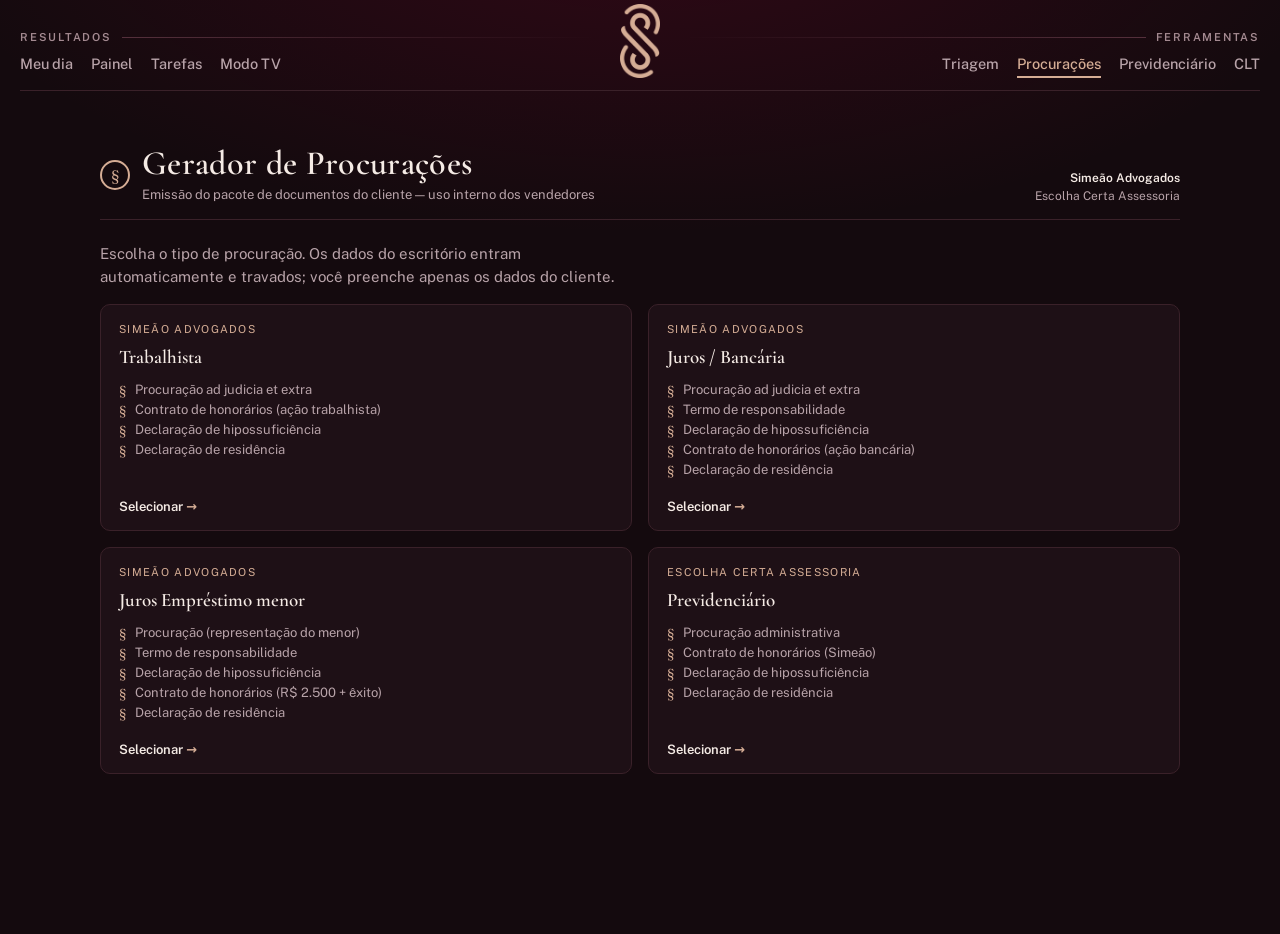
<file: procuracoes.html>
<!doctype html>
<html lang="pt-BR">
<head>
<meta charset="utf-8" />
<meta name="viewport" content="width=device-width, initial-scale=1" />
<meta name="robots" content="noindex, nofollow" />
<title>Procurações | Mike Ross</title>
<meta name="description" content="Ferramenta interna para os vendedores emitirem o pacote de procuração e contrato do cliente." />
<link rel="preconnect" href="https://fonts.googleapis.com" />
<link rel="preconnect" href="https://fonts.gstatic.com" crossorigin />
<link rel="stylesheet" href="https://fonts.googleapis.com/css2?family=Fraunces:opsz,wght@9..144,400;9..144,600&family=IBM+Plex+Sans:wght@400;500;600&family=IBM+Plex+Mono:wght@400;500&display=swap" />

<style>
  :root{
    /* identidade Simeão Advogados: carmim #9F1C37, vinho #711A28, cinza #777778, pêssego #ECDCCB (extraídos do timbrado) */
    --paper:#fbf8f5;
    --surface:#ffffff;
    --surface-2:#f7efe8;
    --ink:#5e1624;
    --text:#2f2a2b;
    --muted:#777778;
    --line:#ecdccb;
    --line-strong:#dcc7b2;
    --brass:#9f1c37;
    --brass-soft:#c06a77;
    --accent-solid:#9f1c37;
    --accent-solid-hover:#711a28;
    --ok:#3f7d52;
    --ok-bg:#e6efe6;
    --err:#b9470f;
    --err-bg:#fbeadf;
    --focus:#2f6f8f;
    --radius:10px;
    --shadow:0 1px 2px rgba(94,22,36,.06), 0 8px 24px rgba(94,22,36,.07);
    --maxw:1120px;
  }
  @media (prefers-color-scheme:dark){
    :root:not([data-theme="light"]){
      --paper:#1a1214;
      --surface:#241a1d;
      --surface-2:#2d2125;
      --ink:#f1e2d8;
      --text:#ece5e2;
      --muted:#a9a0a0;
      --line:#3d2b30;
      --line-strong:#58424a;
      --brass:#e0677f;
      --brass-soft:#b5545a;
      --ok:#79b98d;
      --ok-bg:#1e2a22;
      --err:#f0a070;
      --err-bg:#3a2418;
      --focus:#6fb7d6;
      --shadow:0 1px 2px rgba(0,0,0,.3), 0 10px 30px rgba(0,0,0,.35);
    }
  }
  :root[data-theme="dark"]{
    --paper:#1a1214;
    --surface:#241a1d;
    --surface-2:#2d2125;
    --ink:#f1e2d8;
    --text:#ece5e2;
    --muted:#a9a0a0;
    --line:#3d2b30;
    --line-strong:#58424a;
    --brass:#e0677f;
    --brass-soft:#b5545a;
    --ok:#79b98d;
    --ok-bg:#1e2a22;
    --err:#f0a070;
    --err-bg:#3a2418;
    --focus:#6fb7d6;
    --shadow:0 1px 2px rgba(0,0,0,.3), 0 10px 30px rgba(0,0,0,.35);
  }

  *{box-sizing:border-box}
  body{
    margin:0;
    background:var(--paper);
    color:var(--text);
    font-family:"IBM Plex Sans", ui-sans-serif, system-ui, -apple-system, "Segoe UI", Roboto, sans-serif;
    font-size:15px;
    line-height:1.55;
    -webkit-font-smoothing:antialiased;
  }
  h1,h2,h3{font-family:"Fraunces", Georgia, "Times New Roman", serif; font-weight:600; color:var(--ink); text-wrap:balance; margin:0}
  a{color:var(--focus)}
  button{font-family:inherit}
  :focus-visible{outline:2px solid var(--focus); outline-offset:2px; border-radius:6px}

  .page{max-width:var(--maxw); margin:0 auto; padding:28px 20px 160px}

  /* ---- masthead ---- */
  .masthead{display:flex; align-items:flex-end; justify-content:space-between; gap:16px; flex-wrap:wrap; border-bottom:2px solid var(--brass); padding-bottom:14px; margin-bottom:22px}
  .masthead .lede{display:flex; align-items:center; gap:12px}
  .seal{width:30px; height:30px; border-radius:50%; border:2px solid var(--brass); display:grid; place-items:center; color:var(--brass); font-family:"Fraunces",serif; font-size:15px; flex:0 0 auto}
  .masthead h1{font-size:24px; letter-spacing:.01em}
  .masthead p{margin:2px 0 0; color:var(--muted); font-size:13px}
  .office-tag{font-size:12px; color:var(--muted); text-align:right; line-height:1.5}
  .office-tag b{color:var(--text); font-weight:600}

  /* ---- type picker ---- */
  .picker-intro{margin:0 0 16px; color:var(--muted); max-width:60ch}
  .types{display:grid; grid-template-columns:repeat(2,1fr); gap:16px}
  @media (max-width:820px){ .types{grid-template-columns:1fr} }
  .type-card{
    display:flex; flex-direction:column; text-align:left; gap:10px;
    background:var(--surface); border:1px solid var(--line); border-radius:var(--radius);
    padding:18px 18px 16px; cursor:pointer; color:inherit; box-shadow:var(--shadow);
    transition:border-color .15s, transform .15s;
  }
  .type-card:hover{border-color:var(--brass); transform:translateY(-2px)}
  .type-card .eyebrow{font-size:11px; text-transform:uppercase; letter-spacing:.12em; color:var(--brass)}
  .type-card h3{font-size:19px}
  .type-card .docs{list-style:none; margin:4px 0 0; padding:0; display:flex; flex-direction:column; gap:5px; font-size:13px; color:var(--muted)}
  .type-card .docs li{padding-left:16px; position:relative}
  .type-card .docs li::before{content:"§"; position:absolute; left:0; color:var(--brass-soft); font-family:"Fraunces",serif}
  .type-card .go{margin-top:auto; padding-top:12px; font-size:13px; font-weight:600; color:var(--ink)}
  .type-card .go span{color:var(--brass)}

  /* ---- workspace ---- */
  .workspace{display:grid; grid-template-columns:300px 1fr; gap:26px; align-items:start}
  @media (max-width:900px){ .workspace{grid-template-columns:1fr} }

  .rail{position:sticky; top:20px; display:flex; flex-direction:column; gap:14px}
  @media (max-width:900px){ .rail{position:static} }
  .chip{
    display:flex; align-items:center; justify-content:space-between; gap:8px;
    background:linear-gradient(90deg,#711a28,#9f1c37); color:#fbf3ee; border-radius:var(--radius); padding:12px 14px;
  }
  .chip .k{font-size:11px; text-transform:uppercase; letter-spacing:.12em; opacity:.7}
  .chip .v{font-family:"Fraunces",serif; font-size:17px; font-weight:600}
  .chip button{background:transparent; border:1px solid rgba(246,243,236,.4); color:#f6f3ec; border-radius:6px; padding:4px 9px; font-size:12px; cursor:pointer}
  .chip button:hover{border-color:#f6f3ec}

  .locked{background:var(--surface); border:1px solid var(--line); border-radius:var(--radius); padding:14px 15px}
  .locked h2{font-size:13px; text-transform:uppercase; letter-spacing:.1em; color:var(--muted); display:flex; align-items:center; gap:7px; margin-bottom:10px}
  .locked h2 .lk{color:var(--brass)}
  .locked .grp{font-size:12.5px; line-height:1.5; margin:0 0 10px}
  .locked .grp:last-child{margin-bottom:0}
  .locked .grp b{color:var(--ink); font-weight:600; display:block; font-family:"IBM Plex Sans",sans-serif; font-size:12px; text-transform:uppercase; letter-spacing:.06em; margin-bottom:2px}
  .locked .grp span{color:var(--muted)}
  .locked .note{font-size:12px; color:var(--brass); border-top:1px dashed var(--line-strong); padding-top:9px; margin-top:4px}

  /* ---- form ---- */
  .form{background:var(--surface); border:1px solid var(--line); border-radius:var(--radius); box-shadow:var(--shadow); overflow:hidden}
  fieldset{border:0; border-top:1px solid var(--line); margin:0; padding:20px 22px}
  fieldset:first-of-type{border-top:0}
  legend{font-family:"Fraunces",serif; font-size:16px; color:var(--ink); font-weight:600; padding:0; margin-bottom:2px; display:table}
  .fs-hint{color:var(--muted); font-size:12.5px; margin:0 0 14px}
  .grid{display:grid; grid-template-columns:repeat(12,1fr); gap:12px 14px}
  .field{display:flex; flex-direction:column; gap:5px; grid-column:span 12}
  .col-8{grid-column:span 8} .col-7{grid-column:span 7} .col-6{grid-column:span 6} .col-5{grid-column:span 5}
  .col-4{grid-column:span 4} .col-3{grid-column:span 3} .col-2{grid-column:span 2}
  @media (max-width:620px){ .field[class*="col-"]{grid-column:span 12} }
  label{font-size:12px; font-weight:600; color:var(--text); letter-spacing:.02em}
  label .opt{color:var(--muted); font-weight:400; text-transform:none; letter-spacing:0}
  input[type=text], input[type=date], select, textarea{
    font-family:inherit; font-size:14px; color:var(--text);
    background:var(--surface); border:1px solid var(--line-strong); border-radius:8px;
    padding:9px 11px; width:100%; transition:border-color .12s;
  }
  input:focus, select:focus, textarea:focus{border-color:var(--focus); outline:none}
  textarea{resize:vertical; min-height:62px; line-height:1.5}
  input.mono{font-family:"IBM Plex Mono",ui-monospace,monospace; letter-spacing:.02em}
  .radio-row{display:flex; gap:8px}
  .radio-row label{display:flex; align-items:center; gap:6px; border:1px solid var(--line-strong); border-radius:8px; padding:8px 12px; cursor:pointer; font-weight:500; flex:1}
  .radio-row input{accent-color:var(--brass)}
  .radio-row label:has(input:checked){border-color:var(--brass); background:var(--surface-2)}
  .err-msg{font-size:11.5px; color:var(--err); min-height:0}
  .field.invalid input, .field.invalid select, .field.invalid textarea{border-color:var(--err); background:var(--err-bg)}

  .ocr{display:flex; align-items:center; gap:10px; flex-wrap:wrap; background:var(--surface-2); border:1px dashed var(--line-strong); border-radius:8px; padding:10px 12px; margin-bottom:14px}
  .ocr p{margin:0; font-size:12.5px; color:var(--muted); flex:1; min-width:180px}
  .btn-ghost{background:var(--surface); border:1px solid var(--line-strong); color:var(--ink); border-radius:8px; padding:8px 13px; font-size:13px; font-weight:600; cursor:pointer}
  .btn-ghost:hover{border-color:var(--brass)}
  .btn-ghost:disabled{opacity:.55; cursor:progress}

  /* ---- action bar ---- */
  .actionbar{
    position:fixed; left:0; right:0; bottom:0; z-index:20;
    background:var(--surface);
    background:color-mix(in srgb, var(--surface) 92%, transparent);
    backdrop-filter:blur(8px); border-top:1px solid var(--line-strong);
  }
  .actionbar .inner{max-width:var(--maxw); margin:0 auto; padding:12px 20px; display:flex; align-items:center; justify-content:space-between; gap:16px; flex-wrap:wrap}
  .fname{font-family:"IBM Plex Mono",monospace; font-size:12px; color:var(--muted); word-break:break-all}
  .fname b{color:var(--text); font-weight:500}
  .btn-primary{
    background:var(--accent-solid); color:#fff; border:0; border-radius:8px;
    padding:11px 22px; font-size:14px; font-weight:600; cursor:pointer; white-space:nowrap;
    box-shadow:0 2px 8px rgba(159,28,55,.3);
  }
  .btn-primary:hover{background:var(--accent-solid-hover)}
  .btn-primary:disabled{opacity:.6; cursor:not-allowed; box-shadow:none}

  .toast{
    position:fixed; left:50%; bottom:78px; transform:translateX(-50%) translateY(12px);
    background:#5e1624; color:#fbf3ee; padding:11px 18px; border-radius:9px; font-size:13.5px;
    box-shadow:var(--shadow); opacity:0; pointer-events:none; transition:opacity .2s, transform .2s; max-width:90vw; text-align:center;
  }
  .toast.show{opacity:1; transform:translateX(-50%) translateY(0)}
  .toast.err{background:var(--err)}

  /* ---- result ---- */
  .result{background:var(--surface); border:1px solid var(--line); border-radius:var(--radius); box-shadow:var(--shadow); padding:22px}
  .result h2{font-size:19px; margin-bottom:6px; display:flex; align-items:center; gap:9px}
  .result h2 .dot{width:9px; height:9px; border-radius:50%; background:var(--ok)}
  .result p{color:var(--muted); margin:0 0 14px}
  .result ol{margin:0 0 18px; padding-left:20px; display:flex; flex-direction:column; gap:5px}
  .result .row{display:flex; gap:10px; flex-wrap:wrap}
  .btn-line{background:var(--surface); border:1px solid var(--line-strong); color:var(--ink); border-radius:8px; padding:9px 15px; font-size:13px; font-weight:600; cursor:pointer}
  .btn-line:hover{border-color:var(--brass)}

  .hidden{display:none !important}
  .foot{margin-top:26px; padding-top:14px; border-top:1px solid var(--line); font-size:11.5px; color:var(--muted); line-height:1.6}

  @media (prefers-reduced-motion:reduce){ *{transition:none !important} }
</style>
<link rel="stylesheet" href="https://fonts.googleapis.com/css2?family=Cormorant+Garamond:wght@500;600&family=Public+Sans:wght@400;500;600&display=swap">
<link rel="stylesheet" href="mr.css?v=3">
<link rel="icon" href="favicon.png">
</head>
<body>
<nav class="mr-bar"><div class="mr-lado esq"><span class="mr-grupo">Resultados</span><div class="mr-links"><a href="meu-dia.html">Meu dia</a><a href="painel.html">Painel</a><a href="tarefas.html">Tarefas</a><a href="tv.html">Modo TV</a></div></div><a class="mr-brand" href="./" aria-label="Início" title="Início"><img src="simbolo.png" alt="Simeão Advogados"></a><div class="mr-lado dir"><span class="mr-grupo">Ferramentas</span><div class="mr-links"><a href="triagem.html">Triagem</a><a aria-current="page" href="procuracoes.html">Procurações</a><a href="previdenciario.html">Previdenciário</a><a href="clt.html">CLT</a></div></div></nav>

<div class="page">
  <header class="masthead">
    <div class="lede">
      <div class="seal">§</div>
      <div>
        <h1>Gerador de Procurações</h1>
        <p>Emissão do pacote de documentos do cliente — uso interno dos vendedores</p>
      </div>
    </div>
    <div class="office-tag" id="officeTag">
      <b>Simeão Advogados</b><br />
      <span>Escolha Certa Assessoria</span>
    </div>
  </header>

  <!-- STEP 1 -->
  <section id="step1">
    <p class="picker-intro">Escolha o tipo de procuração. Os dados do escritório entram automaticamente e travados; você preenche apenas os dados do cliente.</p>
    <div class="types" id="typeCards"></div>
  </section>

  <!-- STEP 2 -->
  <section id="step2" class="workspace hidden">
    <aside class="rail">
      <div class="chip">
        <div>
          <div class="k">Pacote</div>
          <div class="v" id="chipTipo">—</div>
        </div>
        <button type="button" id="trocar">Trocar</button>
      </div>
      <div class="locked" id="lockedPanel"></div>
    </aside>

    <div>
      <form class="form" id="form" novalidate>
        <fieldset>
          <legend>Identificação do cliente</legend>
          <p class="fs-hint">Como vai aparecer na qualificação do outorgante em todos os documentos.</p>
          <div class="ocr hidden" id="ocrBox">
            <p>Tem foto do RG ou CNH? Extraia nome, CPF e RG automaticamente.</p>
            <input type="file" id="ocrFile" accept="image/*" class="hidden" />
            <button type="button" class="btn-ghost" id="ocrBtn">Preencher com foto do documento</button>
          </div>
          <div class="grid">
            <div class="field col-8"><label for="nome">Nome completo</label><input type="text" id="nome" autocomplete="off" /><span class="err-msg"></span></div>
            <div class="field col-4">
              <label>Sexo <span class="opt">(p/ concordância)</span></label>
              <div class="radio-row">
                <label><input type="radio" name="sexo" value="M" /> Masc.</label>
                <label><input type="radio" name="sexo" value="F" /> Fem.</label>
              </div><span class="err-msg"></span>
            </div>
            <div class="field col-4"><label for="nacionalidade">Nacionalidade <span class="opt">(opcional)</span></label><input type="text" id="nacionalidade" placeholder="brasileiro(a)" autocomplete="off" /><span class="err-msg"></span></div>
            <div class="field col-4">
              <label for="estadoCivil">Estado civil</label>
              <select id="estadoCivil">
                <option value="">Selecione…</option>
                <option value="solteiro">Solteiro(a)</option>
                <option value="casado">Casado(a)</option>
                <option value="divorciado">Divorciado(a)</option>
                <option value="viuvo">Viúvo(a)</option>
                <option value="separado">Separado(a) judicialmente</option>
                <option value="uniao">União estável</option>
              </select><span class="err-msg"></span>
            </div>
            <div class="field col-4"><label for="profissao">Profissão <span class="opt">(opcional)</span></label><input type="text" id="profissao" autocomplete="off" /><span class="err-msg"></span></div>
          </div>
        </fieldset>

        <fieldset>
          <legend>Documentos</legend>
          <div class="grid">
            <div class="field col-4"><label for="rg">RG <span class="opt">(opcional)</span></label><input type="text" id="rg" class="mono" autocomplete="off" /><span class="err-msg"></span></div>
            <div class="field col-4"><label for="orgao">Órgão expedidor / UF <span class="opt">(opcional)</span></label><input type="text" id="orgao" placeholder="SSP/RJ" autocomplete="off" /><span class="err-msg"></span></div>
            <div class="field col-4"><label for="cpf">CPF</label><input type="text" id="cpf" class="mono" inputmode="numeric" placeholder="000.000.000-00" autocomplete="off" /><span class="err-msg"></span></div>
          </div>
        </fieldset>

        <fieldset>
          <legend>Endereço</legend>
          <div class="grid">
            <div class="field col-7"><label for="logradouro">Logradouro</label><input type="text" id="logradouro" placeholder="Rua / Avenida" autocomplete="off" /><span class="err-msg"></span></div>
            <div class="field col-2"><label for="numero">Número</label><input type="text" id="numero" autocomplete="off" /><span class="err-msg"></span></div>
            <div class="field col-3"><label for="complemento">Complemento <span class="opt">(opcional)</span></label><input type="text" id="complemento" placeholder="apto, bloco, casa" autocomplete="off" /><span class="err-msg"></span></div>
            <div class="field col-5"><label for="bairro">Bairro</label><input type="text" id="bairro" autocomplete="off" /><span class="err-msg"></span></div>
            <div class="field col-4"><label for="cidade">Cidade</label><input type="text" id="cidade" autocomplete="off" /><span class="err-msg"></span></div>
            <div class="field col-3"><label for="uf">UF</label><select id="uf"><option value="">—</option></select><span class="err-msg"></span></div>
            <div class="field col-3"><label for="cep">CEP</label><input type="text" id="cep" class="mono" inputmode="numeric" placeholder="00000-000" autocomplete="off" /><span class="err-msg"></span></div>
          </div>
        </fieldset>

        <fieldset>
          <legend>Contato</legend>
          <div class="grid">
            <div class="field col-4"><label for="telefone">Telefone <span class="opt">(opcional)</span></label><input type="text" id="telefone" class="mono" placeholder="(00) 00000-0000" autocomplete="off" /><span class="err-msg"></span></div>
          </div>
        </fieldset>

        <fieldset id="fsAcao">
          <legend id="acaoLegend">Dados da ação</legend>
          <div class="grid" id="acaoGrid"></div>
        </fieldset>

        <fieldset>
          <legend>Local e data da assinatura</legend>
          <div class="grid">
            <div class="field col-6"><label for="local">Local</label><input type="text" id="local" autocomplete="off" /><span class="err-msg"></span></div>
            <div class="field col-3"><label for="data">Data</label><input type="date" id="data" /><span class="err-msg"></span></div>
          </div>
        </fieldset>
      </form>

      <div class="foot">
        Gera <b>um único arquivo Word</b> (.docx) com todos os documentos do pacote, um por página, prontos para conferência e assinatura.
        Confira sempre os dados antes de enviar ao cliente.
      </div>
    </div>
  </section>

  <!-- STEP 3 -->
  <section id="step3" class="hidden">
    <div class="result">
      <h2><span class="dot"></span> Pacote gerado</h2>
      <p id="resultSub">O download foi oferecido pelo navegador.</p>
      <ol id="resultList"></ol>
      <div class="row">
        <button type="button" class="btn-line" id="again">Gerar novamente</button>
        <button type="button" class="btn-line" id="novo">Novo cliente</button>
        <button type="button" class="btn-line" id="trocar2">Trocar tipo de procuração</button>
      </div>
    </div>
  </section>
</div>

<div class="actionbar hidden" id="actionbar">
  <div class="inner">
    <div class="fname">Arquivo: <b id="fnamePreview">—</b></div>
    <button type="button" class="btn-primary" id="gerar">Gerar pacote .docx</button>
  </div>
</div>

<div class="toast" id="toast"></div>

<script>
"use strict";

/* ============================================================
   DADOS FIXOS DO ESCRITÓRIO  —  nunca editáveis pelo vendedor
   ============================================================ */
const SIMEAO_ADDR = "Praça da Mantiqueira, nº 18, sala 24, Xerém, Duque de Caxias/RJ, CEP: 25245-350";

const OUTORGADOS_TRAB =
  "JOYCE DE OLIVEIRA SANTOS TEIXEIRA, brasileira, advogada inscrita na OAB/RJ sob o nº 210.628, "
  + "NATALINO SIMEÃO DA SILVA, brasileiro, advogado inscrito na OAB/RJ sob o nº 135.658, "
  + "THALES DA SILVA NASCIMENTO, brasileiro, advogado inscrito na OAB/RJ sob o nº 256.311 e "
  + "SIMEÃO ADVOGADOS ASSOCIADOS, pessoa jurídica inscrita no CNPJ sob o nº 59.216.769/0001-94, "
  + "todos com endereço profissional na " + SIMEAO_ADDR + ".";

const OUTORGADOS_JUROS =
  "JOYCE DE OLIVEIRA SANTOS TEIXEIRA, brasileira, advogada inscrita na OAB/RJ sob o nº 210.628, "
  + "NATALINO SIMEÃO DA SILVA, brasileiro, advogado inscrito na OAB/RJ sob o nº 135.658 e "
  + "SIMEÃO ADVOGADOS ASSOCIADOS, pessoa jurídica inscrita no CNPJ sob o nº 59.216.769/0001-94, "
  + "todos com endereço profissional na " + SIMEAO_ADDR + ".";

const CONTRATADAS_SIMEAO =
  "JOYCE DE OLIVEIRA SANTOS TEIXEIRA, brasileira, advogada inscrita na OAB/RJ sob o nº 210.628, "
  + "NATALINO SIMEÃO DA SILVA, brasileiro, advogado inscrito na OAB/RJ sob o nº 135.658 e "
  + "SIMEÃO ADVOGADOS ASSOCIADOS, inscrito no CNPJ sob o nº 59.216.769/0001-94, "
  + "com endereço profissional situado à " + SIMEAO_ADDR;

const OUTORGADO_PREV =
  "ESCOLHA CERTA ASSESSORIA, inscrita no CNPJ sob o nº 68.634.272/0001-87, "
  + "com sede na Av. Nóbrega Ribeiro, nº 10, Loja 03, Xerém, Duque de Caxias/RJ, CEP 25250-050.";

const PODERES_JUDICIAIS =
  "Pelo presente instrumento particular, o(a) outorgante nomeia e constitui seus bastante procuradores os outorgados, "
  + "com poderes das cláusulas ad judicia et extra, em geral para patrocinar e defender seus interesses em qualquer "
  + "instância, juízo ou tribunal, bem como perante repartições públicas e entidades privadas, e em especial, para "
  + "judicial ou extrajudicialmente, acordar, discordar, transigir, desistir, receber e dar quitação, receber alvarás "
  + "e mandados de pagamento, assinar termos e substabelecer.";

const AVISO_619 = "CUMPRE INFORMAR, QUE A PRESENTE PROCURAÇÃO, ENCONTRA-SE NOS TERMOS DA GERAL DE JUSTIÇA, AVISO Nº 619.";

/* ---------- textos revisados, usados só no card TEA ---------- */
const PODERES_JUDICIAIS_TEA = PODERES_JUDICIAIS.replace("seus bastante procuradores", "seus bastantes procuradores");
const AVISO_619_TEA = "Cumpre informar que a presente procuração encontra-se nos termos do Aviso nº 619 da Corregedoria Geral da Justiça.";

const UFS = ["AC","AL","AP","AM","BA","CE","DF","ES","GO","MA","MT","MS","MG","PA","PB","PR","PE","PI","RJ","RN","RS","RO","RR","SC","SP","SE","TO"];
const MESES = ["janeiro","fevereiro","março","abril","maio","junho","julho","agosto","setembro","outubro","novembro","dezembro"];
const ESTADO_CIVIL = {
  solteiro:["solteiro","solteira"],
  casado:["casado","casada"],
  divorciado:["divorciado","divorciada"],
  viuvo:["viúvo","viúva"],
  separado:["separado judicialmente","separada judicialmente"],
  uniao:["convivente em união estável","convivente em união estável"],
};

const TIPOS = {
  trabalhista:{
    label:"Trabalhista", eyebrow:"Simeão Advogados",
    docs:["Procuração ad judicia et extra","Contrato de honorários (ação trabalhista)","Declaração de hipossuficiência","Declaração de residência"],
  },
  juros:{
    label:"Juros / Bancária", eyebrow:"Simeão Advogados",
    docs:["Procuração ad judicia et extra","Termo de responsabilidade","Declaração de hipossuficiência","Contrato de honorários (ação bancária)","Declaração de residência"],
  },
  tea:{
    label:"Juros Empréstimo menor", eyebrow:"Simeão Advogados",
    docs:["Procuração (representação do menor)","Termo de responsabilidade","Declaração de hipossuficiência","Contrato de honorários (R$ 2.500 + êxito)","Declaração de residência"],
  },
  previdenciario:{
    label:"Previdenciário", eyebrow:"Escolha Certa Assessoria",
    docs:["Procuração administrativa","Contrato de honorários (Simeão)","Declaração de hipossuficiência","Declaração de residência"],
  },
};

/* ============================================================
   ESTADO
   ============================================================ */
const state = { tipo:null };
let downloads = null;
let sampleApi = null;
let sampleImages = null;

/* ============================================================
   HELPERS DE QUALIFICAÇÃO / TEXTO
   ============================================================ */
function digits(s){ return (s||"").replace(/\D+/g,""); }
function fmtCPF(s){ const d=digits(s).padStart(11,"0").slice(0,11); return d.slice(0,3)+"."+d.slice(3,6)+"."+d.slice(6,9)+"-"+d.slice(9); }
function fmtCEP(s){ const d=digits(s).slice(0,8); return d.slice(0,5)+"-"+d.slice(5); }
function maskCPF(s){ const d=digits(s).slice(0,11); let o=d.slice(0,3); if(d.length>3) o+="."+d.slice(3,6); if(d.length>6) o+="."+d.slice(6,9); if(d.length>9) o+="-"+d.slice(9); return o; }
function maskCEP(s){ const d=digits(s).slice(0,8); return d.length>5 ? d.slice(0,5)+"-"+d.slice(5) : d; }
function validCPF(s){
  const d=digits(s); if(d.length!==11||/^(\d)\1{10}$/.test(d)) return false;
  let sum=0; for(let i=0;i<9;i++) sum+=+d[i]*(10-i);
  let r=(sum*10)%11; if(r===10) r=0; if(r!==+d[9]) return false;
  sum=0; for(let i=0;i<10;i++) sum+=+d[i]*(11-i);
  r=(sum*10)%11; if(r===10) r=0; return r===+d[10];
}

function qualificacao(c){
  const fem = c.sexo === "F";
  const a = fem ? "a" : "o";
  const nac = c.nacionalidade.trim() || (fem ? "brasileira" : "brasileiro");
  const ec = (ESTADO_CIVIL[c.estadoCivil] || ["",""])[fem?1:0];
  const parts = [c.nome.toUpperCase().trim(), nac, ec];
  if (c.profissao.trim()) parts.push(c.profissao.trim().toLowerCase());
  if (c.rg.trim()){
    parts.push("portador"+a+" da cédula de identidade RG nº "+c.rg.trim()
      + (c.orgao.trim() ? " "+c.orgao.trim() : "")
      + " e inscrit"+a+" no CPF sob o nº "+fmtCPF(c.cpf));
  } else {
    parts.push("inscrit"+a+" no CPF sob o nº "+fmtCPF(c.cpf));
  }
  let end = "residente e domiciliad"+a+" na "+c.logradouro.trim()+", nº "+c.numero.trim();
  if (c.complemento.trim()) end += ", "+c.complemento.trim();
  end += ", "+c.bairro.trim()+", "+c.cidade.trim()+"/"+c.uf+", CEP "+fmtCEP(c.cep);
  parts.push(end);
  let s = parts.join(", ") + ".";
  if (c.telefone.trim()) s = s.slice(0,-1) + ", telefone " + c.telefone.trim() + ".";
  return s;
}
function dataExtenso(iso){
  const [y,m,d] = iso.split("-").map(Number);
  return d + " de " + MESES[m-1] + " de " + y;
}

/* ============================================================
   CONSTRUÇÃO DOS DOCUMENTOS  (blocos -> WordprocessingML)
   ============================================================ */
function T(text, opts){ return Object.assign({ text:String(text) }, opts||{}); }
function esc(s){ return String(s).replace(/&/g,"&amp;").replace(/</g,"&lt;").replace(/>/g,"&gt;"); }

function xmlRun(r){
  let rpr = '<w:rFonts w:ascii="Times New Roman" w:hAnsi="Times New Roman"/><w:sz w:val="'+(r.size||24)+'"/><w:szCs w:val="'+(r.size||24)+'"/>';
  if (r.bold) rpr += "<w:b/>";
  if (r.italic) rpr += "<w:i/>";
  const segs = String(r.text).split("\n");
  let t = "";
  segs.forEach((seg,i)=>{ if(i) t += "<w:br/>"; t += '<w:t xml:space="preserve">'+esc(seg)+"</w:t>"; });
  return "<w:r><w:rPr>"+rpr+"</w:rPr>"+t+"</w:r>";
}
function xmlPara(content, o){
  o = o || {};
  const align = o.align || "both";
  const after = o.after==null ? 200 : o.after;
  const before = o.before || 0;
  const line = o.line || 360;
  const runs = Array.isArray(content) ? content.map(xmlRun).join("") : xmlRun(T(content));
  return '<w:p><w:pPr><w:spacing w:before="'+before+'" w:after="'+after+'" w:line="'+line+'" w:lineRule="auto"/>'
    + '<w:jc w:val="'+align+'"/></w:pPr>'+runs+"</w:p>";
}
const PAGE_BREAK = '<w:p><w:r><w:br w:type="page"/></w:r></w:p>';

function bTitle(text){ return xmlPara([T(text.toUpperCase(),{bold:true,size:28})], {align:"center", after:320}); }
function bHead(text){ return xmlPara([T(text,{bold:true})], {align:"both", after:200}); }
function bPara(text){ return xmlPara(text, {align:"both"}); }
function bJust(runs){ return xmlPara(runs, {align:"both"}); }
function bClause(tag, rest){ return xmlPara([T(tag+" ",{bold:true}), T(rest)], {align:"both"}); }
function bDate(local, iso){ return xmlPara(local + ", " + dataExtenso(iso) + ".", {align:"both", before:200, after:200}); }
function bGap(){ return xmlPara("", {after:0}); }
function bSign(name, role){
  return bGap()
    + xmlPara("_____________________________________________", {align:"center", after:0, before:360})
    + xmlPara([T(name.toUpperCase(),{bold:true})], {align:"center", after:0})
    + (role ? xmlPara([T(role)], {align:"center", after:0}) : "");
}
function bWitnesses(){
  return bGap()
    + xmlPara([T("Testemunhas:",{bold:true})], {align:"both", before:240, after:120})
    + xmlPara("1. ____________________________________   Nome:                                CPF:", {align:"both", after:80})
    + xmlPara("2. ____________________________________   Nome:                                CPF:", {align:"both", after:0});
}

/* ---------- PROCURAÇÕES ---------- */
function docProcTrabOuJuros(c, outorgados){
  const q = qualificacao(c);
  return { blocks:[
    bTitle("Procuração"),
    bJust([T("OUTORGANTE: ",{bold:true}), T(q)]),
    bJust([T("OUTORGADOS: ",{bold:true}), T(outorgados)]),
    bPara(PODERES_JUDICIAIS),
    bPara(AVISO_619),
    bDate(c.local, c.data),
    bSign(c.nome, "OUTORGANTE"),
  ]};
}
function docProcPrev(c){
  const q = qualificacao(c);
  let fim = "Especialmente para propor requerimento administrativo previdenciário e/ou ação judicial previdenciária";
  if (c.beneficio && c.beneficio.trim()) fim += ", com o objetivo de obter " + c.beneficio.trim();
  fim += ".";
  return { blocks:[
    bTitle("Procuração"),
    bJust([T("OUTORGANTE: ",{bold:true}), T(q)]),
    bJust([T("OUTORGADO(A): ",{bold:true}), T(OUTORGADO_PREV)]),
    bHead("PODERES"),
    bPara("A presente autorização confere à ASSESSORIA CONTRATADA poderes para representar e acompanhar os interesses do CONTRATANTE perante instituições financeiras, órgãos públicos e privados, empresas, entidades e demais órgãos competentes, podendo, em seu nome, realizar requerimentos administrativos, solicitar e acompanhar documentos, informações, contratos, extratos e demais registros necessários à análise e acompanhamento da demanda."),
    bPara("A ASSESSORIA poderá ainda realizar diligências, protocolos, solicitações, tratativas e acompanhamentos administrativos, bem como receber documentos e informações, prestar esclarecimentos e praticar os atos necessários ao regular desenvolvimento dos serviços contratados."),
    bPara("Fica expressamente estabelecido que os poderes ora conferidos não abrangem a prática de atos privativos de advogado, tais como representação judicial, propositura de ações, apresentação de defesa em processos judiciais, interposição de recursos ou demais atos sujeitos à representação por profissional regularmente inscrito na OAB, os quais, quando necessários, serão realizados por advogado habilitado, mediante instrumento próprio."),
    bPara("A presente autorização poderá ser substabelecida ou compartilhada, total ou parcialmente, exclusivamente para a realização dos atos administrativos e de assessoria previstos neste instrumento, sempre respeitando os limites legais da atuação da ASSESSORIA CONTRATADA."),
    bPara("O CONTRATANTE declara, para todos os fins, que está ciente e de acordo com os poderes administrativos ora concedidos, dando por válidos e eficazes os atos praticados pela ASSESSORIA dentro dos limites desta autorização."),
    bHead("FINALIDADE"),
    bPara(fim),
    bDate(c.local, c.data),
    bSign(c.nome, "OUTORGANTE"),
  ]};
}

/* ---------- TERMO / DECLARAÇÃO ---------- */
function docTermoResp(c){
  return { blocks:[
    bTitle("Termo de Responsabilidade de Informações Prestadas"),
    bJust([T(qualificacao(c))]),
    bPara("Declaro para os devidos fins de direito, sob as penas da lei, que as informações prestadas e documentos que apresentei aos advogados constituídos para a finalidade de ajuizar " + (c.objeto || "a demanda cabível") + " são verdadeiros e autênticos (fiéis à verdade e condizentes com a realidade dos fatos à época)."),
    bPara("Sendo assim, declaro nesta oportunidade que tive acesso a minha petição inicial e concordo com todos os pedidos elencados."),
    bPara("Por fim, fico ciente através deste documento que a falsidade dessa declaração configura crime previsto no Código Penal Brasileiro e passível de apuração na forma da Lei. Além da ciência de responsabilidade sob todos os efeitos e danos causados pelas minhas declarações."),
    bPara("Por ser verdade, dou fé."),
    bDate(c.local, c.data),
    bSign(c.nome, ""),
  ]};
}
function docHipossuficiencia(c){
  return { blocks:[
    bTitle("Declaração de Hipossuficiência"),
    bJust([T(qualificacao(c))]),
    bPara("DECLARO para os devidos fins, que não tenho como arcar com as despesas processuais e demais encargos do processo, sem prejuízo do meu sustento e de minha família. Necessitando, portanto, da GRATUIDADE DA JUSTIÇA, prevista na Lei nº 1.060/50 e nos termos do art. 98 e seguintes da Lei 13.105/2015 (Código de Processo Civil). Requeiro, ainda, que o benefício abranja a todos os atos do processo."),
    bPara("DECLARO sob pena da lei, que as informações prestadas e documentos que apresento para finalidade processual, são verdadeiros e autênticos. Fico ciente através deste documento que as informações prestadas eximem a patrona contratada acerca dos mesmos, de qualquer responsabilidade."),
    bPara("Nada mais a declarar, e ciente das responsabilidades pelas declarações prestadas, por ser verdade, firmo o presente sob as penas da Lei para que surta os seus efeitos jurídicos legais necessários."),
    bDate(c.local, c.data),
    bSign(c.nome, ""),
  ]};
}

function enderecoCliente(c){
  let end = c.logradouro.trim()+", nº "+c.numero.trim();
  if (c.complemento.trim()) end += ", "+c.complemento.trim();
  return end + ", "+c.bairro.trim()+", "+c.cidade.trim()+"/"+c.uf+", CEP "+fmtCEP(c.cep);
}
function docResidencia(c){
  const a = c.sexo === "F" ? "a" : "o";
  return { blocks:[
    bTitle("Declaração de Residência"),
    bJust([T(qualificacao(c))]),
    bPara("DECLARO, para os devidos fins de comprovação de residência e sob as penas da lei, nos termos da Lei nº 7.115/83, que resido e sou domiciliad"+a+" no seguinte endereço: "+enderecoCliente(c)+"."),
    bPara("Declaro, ainda, estar ciente de que a falsidade desta declaração poderá configurar o crime previsto no art. 299 do Código Penal, sem prejuízo das demais sanções cabíveis."),
    bPara("Por ser expressão da verdade, firmo a presente declaração."),
    bDate(c.local, c.data),
    bSign(c.nome, ""),
  ]};
}

/* ---------- CONTRATOS DE HONORÁRIOS ---------- */
function docContratoTrab(c){
  const finalidade = "AÇÃO TRABALHISTA" + (c.reclamada && c.reclamada.trim() ? " EM FACE DE " + c.reclamada.trim().toUpperCase() : "");
  return { blocks:[
    bTitle("Contrato de Honorários Advocatícios"),
    bJust([T("CONTRATANTE: ",{bold:true}), T(qualificacao(c))]),
    bJust([T("CONTRATADAS: ",{bold:true}), T(CONTRATADAS_SIMEAO + ", têm entre si, justo e contratado o seguinte:")]),
    bClause("CLÁUSULA PRIMEIRA –", "O(a) CONTRATANTE requer os serviços profissionais da CONTRATADA para a realização dos serviços advocatícios, que tem por finalidade, a condução de " + finalidade + "."),
    bClause("CLÁUSULA SEGUNDA –", "Pelos serviços que a CONTRATADA prestar a parte CONTRATANTE, na forma da cláusula anterior, receberá a título de honorários advocatícios contratuais, o percentual de 30% (trinta por cento) sobre o valor bruto de tudo o que vier a perceber em decorrência do processo, seja a que título for, incluindo, mas não se limitando a, verbas trabalhistas, rescisórias, indenizatórias, diferenças salariais, FGTS (depositado ou liberado), multa de 40% do FGTS, seguro-desemprego, valores oriundos de acordos, sentenças ou execuções, bem como quaisquer outras verbas ou vantagens econômicas obtidas decorrente do processo."),
    bClause("CLÁUSULA TERCEIRA –", "Todas as despesas relacionadas ao presente contrato, incluindo, mas não se limitando a honorários contábeis, custas judiciais, taxas, emolumentos e quaisquer outros encargos necessários à execução dos serviços, serão de responsabilidade exclusiva do(a) CONTRATANTE. A CONTRATADA poderá adiantar tais despesas, sendo este obrigado a reembolsá-la no prazo de 1 dia útil, a contar da apresentação do comprovante de pagamento."),
    bClause("CLÁUSULA QUARTA –", "O presente contrato permanecerá válido até o encerramento da demanda. Caso o(a) CONTRATANTE desista da ação, revogue o mandato ou substitua as CONTRATADAS sem que esta tenha dado motivo, serão devidos honorários pelos serviços realizados até a data do encerramento da contratação, observados os seguintes valores:"),
    bPara("I – Rescisão após elaboração da petição inicial: um salário-mínimo nacional vigente no momento do encerramento do contrato;"),
    bPara("II – Rescisão em fase de sentença ou fase de recurso: 30% (trinta por cento) sobre o valor reconhecido na sentença;"),
    bPara("III – Rescisão em fase de cálculo ou execução: 30% (trinta por cento) sobre o valor da liquidação ou execução."),
    bClause("Parágrafo Primeiro:", "os honorários previstos nesta cláusula são devidos pelos serviços realizados até a rescisão contratual, incluindo atendimentos, análise de documentos, elaboração de petições, participação em audiências, acompanhamento do processo e demais providências adotadas na defesa dos interesses do(a) CONTRATANTE."),
    bClause("Parágrafo Segundo:", "caso o CONTRATANTE faça acordo diretamente com a outra parte, durante ou após o encerramento do contrato, os honorários continuarão devidos sempre que o acordo estiver relacionado aos fatos, pedidos ou valores discutidos no processo acompanhado pela CONTRATADA."),
    bClause("CLÁUSULA QUINTA –", "A CONTRATANTE é o(a) único(a) responsável por fornecer à CONTRATADA todos os documentos e informações necessários e relevantes para o adequado desenvolvimento do processo. Caso a ausência ou a incorreção de tais documentos e informações causem prejuízos ao processo, a responsabilidade pelo resultado recairá exclusivamente sobre a CONTRATANTE."),
    bClause("CLÁUSULA SEXTA –", "A CONTRATADA se compromete a empregar todos os esforços e a utilizar de todos os meios legais disponíveis para a adequada condução do processo, pautando-se pela ética e pelo profissionalismo, porém não garante o resultado da demanda, uma vez que este depende de fatores alheios à sua atuação, como as decisões judiciais."),
    bClause("CLÁUSULA SÉTIMA –", "Cabe à CONTRATADA manter a CONTRATANTE informada dos atos pertinentes ao processo."),
    bClause("CLÁUSULA OITAVA –", "Não há prazo previsto para a conclusão do processo. Ambas as partes estão cientes de que o serviço prestado pela CONTRATADA é um trabalho de meio."),
    bClause("CLÁUSULA NONA –", "As partes elegem o Foro da Comarca de Duque de Caxias/RJ para dirimir possíveis questões oriundas deste Contrato."),
    bClause("CLÁUSULA DÉCIMA –", "O(a) CONTRATANTE declara que leu e compreendeu todas as cláusulas deste contrato, especialmente aquelas que tratam dos honorários advocatícios, do percentual contratado, da forma de cálculo, dos valores sobre os quais serão cobrados, das despesas necessárias ao andamento do processo, como honorários contábeis, custas judiciais, taxas e demais encargos, bem como dos honorários previstos na Cláusula Quarta para os casos de encerramento do contrato por desistência do processo, substituição da CONTRATADA ou ausência injustificada à audiência. A CONTRATANTE declara, ainda, que recebeu todas as explicações necessárias, não possui dúvidas sobre o conteúdo do contrato e concorda com todas as suas condições, assinando-o de forma livre, consciente e espontânea."),
    bDate("Duque de Caxias/RJ", c.data),
    bSign(c.nome, "CONTRATANTE"),
    bSign("Simeão Advogados Associados", "CONTRATADAS"),
  ]};
}
function docContratoJuros(c){
  return { blocks:[
    bTitle("Contrato de Honorários Advocatícios"),
    bJust([T("CONTRATANTE: ",{bold:true}), T(qualificacao(c))]),
    bJust([T("CONTRATADAS: ",{bold:true}), T(OUTORGADOS_JUROS)]),
    bClause("CLÁUSULA PRIMEIRA –", "O CONTRATANTE requer os serviços profissionais da CONTRATADA para a realização dos serviços advocatícios, que tem por finalidade, a condução de AÇÃO BANCÁRIA."),
    bClause("CLÁUSULA SEGUNDA –", "Pelos serviços que a CONTRATADA prestar a parte CONTRATANTE, na forma da cláusula anterior, receberá a título de honorários advocatícios, o percentual de 30% (trinta por cento) do que vier a perceber de cada um dos processos + 10% em fase de recurso + 1 salário mínimo vigente da época."),
    bClause("CLÁUSULA TERCEIRA –", "Todas as despesas relacionadas ao presente contrato, incluindo, mas não se limitando a honorários contábeis, custas judiciais, taxas, emolumentos e quaisquer outros encargos necessários à execução dos serviços, serão de responsabilidade exclusiva do CONTRATANTE. A CONTRATADA poderá adiantar tais despesas, sendo este obrigado a reembolsá-la no prazo de 1 dia útil, a contar da apresentação do comprovante de pagamento."),
    bClause("CLÁUSULA QUARTA –", "O presente contrato é feito por prazo indeterminado, ou seja, até o fim da demanda, todavia, será permitida a sua rescisão, por consentimento mútuo, salvo exceções quando o CONTRATANTE desejar substituir a CONTRATADA, sem justo motivo, pois dessa forma, serão devidos os honorários ajustados, ou quando realizar acordo extrajudicial com a demanda já em trâmite."),
    bClause("CLÁUSULA QUINTA –", "O CONTRATANTE é o único responsável por fornecer à CONTRATADA todos os documentos e informações necessários e relevantes para o adequado desenvolvimento do processo. Caso a ausência ou a incorreção de tais documentos e informações causem prejuízos ao processo, a responsabilidade pelo resultado recairá exclusivamente sobre o CONTRATANTE."),
    bClause("CLÁUSULA SEXTA –", "A CONTRATADA se compromete a empregar todos os esforços e a utilizar de todos os meios legais disponíveis para a adequada condução do processo, pautando-se pela ética e pelo profissionalismo, porém, não garante o resultado final da demanda, uma vez que este depende de fatores alheios à sua atuação, como as decisões judiciais."),
    bClause("CLÁUSULA SÉTIMA –", "Cabe à CONTRATADA manter o CONTRATANTE informado dos atos pertinentes ao processo."),
    bClause("CLÁUSULA OITAVA –", "Não há prazo previsto para a conclusão do processo. Ambas as partes estão cientes de que o serviço prestado pela CONTRATADA é um trabalho de meio."),
    bClause("CLÁUSULA NONA –", "As partes elegem o Foro da Comarca de Duque de Caxias para dirimir possíveis questões oriundas deste Contrato."),
    bDate(c.local, c.data),
    bSign(c.nome, "CONTRATANTE"),
    bSign("Simeão Advogados", "CONTRATADAS"),
  ]};
}
function docContratoPrev(c){
  return { blocks:[
    bTitle("Contrato de Honorários Advocatícios"),
    bJust([T("CONTRATANTE: ",{bold:true}), T(qualificacao(c))]),
    bJust([T("CONTRATADAS: ",{bold:true}), T(CONTRATADAS_SIMEAO + ", em face do INSS – Instituto Nacional do Seguro Social, têm entre si, justo e contratado o seguinte:")]),
    bClause("1ª CLÁUSULA:", "Por este instrumento particular, CONTRATANTE E CONTRATADAS, têm, entre si, justo e contratado, o presente contrato de prestação de serviços profissionais advocatícios (REQUERIMENTO ADMINISTRATIVO PREVIDENCIÁRIO e/ou AÇÃO JUDICIAL PREVIDENCIÁRIA e/ou PLANEJAMENTO PREVIDENCIÁRIO), que se regerá pelos seguintes termos:"),
    bClause("2ª CLÁUSULA:", "As CONTRATADAS prestarão Serviços ao CONTRATANTE na forma de Assessoria Jurídica;"),
    bClause("3ª CLÁUSULA:", "Para execução dos serviços ora contratado, o CONTRATANTE pagará às CONTRATADAS o valor equivalente aos 04 (quatro) primeiros salários de benefício quando da procedência da ação, o correspondente à 30% (trinta por cento) dos valores atrasados que vier a receber, bem como o valor de R$ 2.000,00 (dois mil reais) referentes ao planejamento previdenciário se ainda não foi pago, e em caso de desistência da presente ação, deverá o CONTRATANTE pagar às CONTRATADAS o valor equivalente a R$ 1.000,00 (um mil reais)."),
    bClause("4ª CLÁUSULA:", "A impossibilidade no pagamento das verbas acima mencionadas importará na rescisão do presente contrato, a critério das CONTRATADAS, independentemente de aviso prévio ou interpelação judicial ou extrajudicial, sujeitando-se a CONTRATANTE ao pagamento dos meses restantes ao término do contrato, conforme valor constante na cláusula 3ª retro, acrescido de juros de mora e atualização monetária."),
    bClause("5ª CLÁUSULA:", "Ocorrendo rescisão por parte do CONTRATANTE, este se obriga a pagar às CONTRATADAS o valor estipulado."),
    bClause("6ª CLÁUSULA:", "Se a rescisão ocorrer por culpa das CONTRATADAS, estas receberão os honorários indicados na cláusula 3ª normalmente."),
    bClause("7ª CLÁUSULA:", "Fica eleito o Foro desta Comarca, como competente para qualquer ação judicial oriunda do presente contrato, ainda que seja diverso, ou venha a ser o da CONTRATANTE e das CONTRATADAS."),
    bPara("E por estarem assim justos e contratados, CONTRATANTE E CONTRATADAS assinam o presente, juntamente com as testemunhas, em duas vias de igual teor e forma."),
    bDate(c.local, c.data),
    bSign(c.nome, "CONTRATANTE"),
    bSign("Simeão Advogados Associados", "CONTRATADAS"),
    bWitnesses(),
  ]};
}


/* ---------- PACOTE TEA ---------- */
function docProcTEA(c){
  const q = qualificacao(c);
  const o = c.sexo === "F" ? "a" : "o";
  const nasc = c.menorNasc ? c.menorNasc.split("-").reverse().join("/") : "";
  return { blocks:[
    bTitle("Procuração"),
    bJust([T("OUTORGANTE: ",{bold:true}), T(q)]),
    bJust([T("Na qualidade de " + (c.qualidade || "representante legal") + " e representante legal do(a) menor "),
           T(c.menorNome.toUpperCase().trim(),{bold:true}),
           T(", nascido(a) em " + nasc + ", inscrito(a) no CPF nº " + fmtCPF(c.menorCpf) + ", nomeia e constitui como seus procuradores:")]),
    bJust([T("OUTORGADOS: ",{bold:true}), T(OUTORGADOS_JUROS)]),
    bJust([T("PODERES: ",{bold:true}), T("Pelo presente instrumento, " + o + " outorgante confere aos outorgados poderes para representar o(a) menor perante "
      + c.perante.trim().replace(/[.;,\s]+$/,"")
      + ", podendo praticar os atos necessários ao cumprimento deste mandato, apresentar requerimentos, assinar documentos e acompanhar procedimentos relacionados à finalidade acima indicada.")]),
    bDate(c.local, c.data),
    bGap(),
    xmlPara("_____________________________________________", {align:"center", after:0, before:360}),
    xmlPara([T("Assinatura do pai, mãe ou responsável legal",{bold:true})], {align:"center", after:120}),
    xmlPara("Nome: " + c.nome.toUpperCase().trim(), {align:"center", after:0}),
    xmlPara("CPF: " + fmtCPF(c.cpf), {align:"center", after:0}),
  ]};
}
function docTermoRespTEA(c){
  return { blocks:[
    bTitle("Termo de Responsabilidade de Informações Prestadas"),
    bJust([T(qualificacao(c))]),
    bPara("Declaro, para os devidos fins de direito, sob as penas da lei, que as informações prestadas e os documentos que apresentei aos advogados constituídos para a finalidade de ajuizar " + (c.objeto || "a demanda cabível") + " são verdadeiros e autênticos (fiéis à verdade e condizentes com a realidade dos fatos à época)."),
    bPara("Sendo assim, declaro nesta oportunidade que tive acesso à minha petição inicial e concordo com todos os pedidos elencados."),
    bPara("Por fim, fico ciente, através deste documento, de que a falsidade desta declaração configura crime previsto no Código Penal Brasileiro, passível de apuração na forma da lei, e de que respondo por todos os efeitos e danos causados pelas minhas declarações."),
    bPara("Por ser verdade, firmo a presente."),
    bDate(c.local, c.data),
    bSign(c.nome, ""),
  ]};
}
function docHipossuficienciaTEA(c){
  return { blocks:[
    bTitle("Declaração de Hipossuficiência"),
    bJust([T(qualificacao(c))]),
    bPara("DECLARO, para os devidos fins, que não tenho como arcar com as despesas processuais e demais encargos do processo sem prejuízo do meu sustento e de minha família, necessitando, portanto, da GRATUIDADE DA JUSTIÇA, nos termos do art. 98 e seguintes da Lei nº 13.105/2015 (Código de Processo Civil). Requeiro, ainda, que o benefício abranja todos os atos do processo."),
    bPara("DECLARO, sob as penas da lei, que as informações prestadas e os documentos que apresento para finalidade processual são verdadeiros e autênticos, ficando ciente de que tais informações eximem os patronos constituídos de qualquer responsabilidade acerca delas."),
    bPara("Nada mais a declarar, e ciente das responsabilidades pelas declarações prestadas, por ser verdade, firmo a presente sob as penas da lei, para que surta os seus efeitos jurídicos e legais."),
    bDate(c.local, c.data),
    bSign(c.nome, ""),
  ]};
}
function docContratoTEA(c){
  return { blocks:[
    bTitle("Contrato de Honorários Advocatícios"),
    bJust([T("CONTRATANTE: ",{bold:true}), T(qualificacao(c))]),
    bJust([T("CONTRATADOS: ",{bold:true}), T(OUTORGADOS_JUROS.replace(/\.$/, "") + ", doravante denominados, em conjunto, CONTRATADA.")]),
    bClause("CLÁUSULA PRIMEIRA –", "O CONTRATANTE requer os serviços profissionais da CONTRATADA para a realização dos serviços advocatícios que têm por finalidade a condução de AÇÃO BANCÁRIA."),
    bClause("CLÁUSULA SEGUNDA –", "Pelos serviços que a CONTRATADA prestar à parte CONTRATANTE, na forma da cláusula anterior, receberá a título de honorários advocatícios:"),
    bPara("a) honorários iniciais no valor de R$ 2.500,00 (dois mil e quinhentos reais), cuja cobrança terá início somente a partir da efetiva cessação dos descontos indevidos no benefício ou na remuneração do CONTRATANTE, seja por decisão judicial, seja por acordo, seja por qualquer outro meio decorrente da atuação da CONTRATADA. O valor poderá ser pago à vista ou parcelado em até 10 (dez) parcelas mensais e sucessivas, sem juros, vencendo-se a primeira em até 30 (trinta) dias contados da cessação dos descontos e as demais no mesmo dia dos meses subsequentes;"),
    bPara("b) honorários de êxito no percentual de 30% (trinta por cento) do que o CONTRATANTE vier a perceber em cada um dos processos."),
    bClause("Parágrafo único.", "Uma vez iniciada a cobrança nos termos da alínea \"a\", os honorários iniciais não serão restituídos, ainda que a demanda seja julgada improcedente ao final. O atraso no pagamento de qualquer parcela por mais de 30 (trinta) dias implicará o vencimento antecipado das parcelas restantes."),
    bClause("CLÁUSULA TERCEIRA –", "Todas as despesas relacionadas ao presente contrato, incluindo, mas não se limitando a honorários periciais e de cálculos contábeis, custas judiciais, taxas, emolumentos e quaisquer outros encargos necessários à execução dos serviços, serão de responsabilidade exclusiva do CONTRATANTE. A CONTRATADA poderá adiantar tais despesas, ficando o CONTRATANTE obrigado a reembolsá-la no prazo de 1 (um) dia útil, a contar da apresentação do comprovante de pagamento."),
    bClause("CLÁUSULA QUARTA –", "O presente contrato é feito por prazo indeterminado, ou seja, até o fim da demanda, sendo permitida a sua rescisão por consentimento mútuo. Serão devidos os honorários ajustados quando o CONTRATANTE substituir a CONTRATADA sem justo motivo ou quando realizar acordo extrajudicial com a demanda já em trâmite."),
    bClause("CLÁUSULA QUINTA –", "O CONTRATANTE é o único responsável por fornecer à CONTRATADA todos os documentos e informações necessários e relevantes para o adequado desenvolvimento do processo. Caso a ausência ou a incorreção de tais documentos e informações cause prejuízos ao processo, a responsabilidade pelo resultado recairá exclusivamente sobre o CONTRATANTE."),
    bClause("CLÁUSULA SEXTA –", "A CONTRATADA se compromete a empregar todos os esforços e a utilizar todos os meios legais disponíveis para a adequada condução do processo, pautando-se pela ética e pelo profissionalismo, porém não garante o resultado final da demanda, uma vez que este depende de fatores alheios à sua atuação, como as decisões judiciais."),
    bClause("CLÁUSULA SÉTIMA –", "Cabe à CONTRATADA manter o CONTRATANTE informado dos atos pertinentes ao processo."),
    bClause("CLÁUSULA OITAVA –", "Não há prazo previsto para a conclusão do processo. Ambas as partes estão cientes de que o serviço prestado pela CONTRATADA é um trabalho de meio."),
    bClause("CLÁUSULA NONA –", "As partes elegem o Foro da Comarca de Duque de Caxias/RJ para dirimir possíveis questões oriundas deste Contrato."),
    bDate(c.local, c.data),
    bSign(c.nome, "CONTRATANTE"),
    bSign("Simeão Advogados Associados", "CONTRATADA"),
  ]};
}

/* ---------- MONTAGEM DO PACOTE ---------- */
function buildPacote(tipo, c){
  if (tipo === "trabalhista"){
    return [ docProcTrabOuJuros(c, OUTORGADOS_TRAB), docContratoTrab(c), docHipossuficiencia(c), docResidencia(c) ];
  }
  if (tipo === "juros"){
    return [ docProcTrabOuJuros(c, OUTORGADOS_JUROS), docTermoResp(c), docHipossuficiencia(c), docContratoJuros(c), docResidencia(c) ];
  }
  if (tipo === "tea"){
    return [ docProcTEA(c), docTermoRespTEA(c), docHipossuficienciaTEA(c), docContratoTEA(c), docResidencia(c) ];
  }
  return [ docProcPrev(c), docContratoPrev(c), docHipossuficiencia(c), docResidencia(c) ];
}

/* ============================================================
   .DOCX  (zip "store" + WordprocessingML, sem dependências)
   ============================================================ */
function crc32(buf){
  let t = crc32._t;
  if (!t){
    t = crc32._t = new Uint32Array(256);
    for (let n=0;n<256;n++){ let c=n; for(let k=0;k<8;k++) c = (c&1) ? (0xEDB88320 ^ (c>>>1)) : (c>>>1); t[n]=c>>>0; }
  }
  let c = 0xFFFFFFFF;
  for (let i=0;i<buf.length;i++) c = (c>>>8) ^ t[(c ^ buf[i]) & 0xFF];
  return (c ^ 0xFFFFFFFF) >>> 0;
}
function zipStore(files){
  const enc = new TextEncoder();
  const u16 = n => [n & 255, (n>>>8) & 255];
  const u32 = n => [n & 255, (n>>>8) & 255, (n>>>16) & 255, (n>>>24) & 255];
  const DT = 0, DD = (45<<9) | (1<<5) | 1;
  const locals = [], centrals = [];
  let offset = 0;
  for (const f of files){
    const name = enc.encode(f.name);
    const data = f.data;
    const crc = crc32(data);
    const lh = [].concat(u32(0x04034b50), u16(20), u16(0x0800), u16(0), u16(DT), u16(DD),
      u32(crc), u32(data.length), u32(data.length), u16(name.length), u16(0));
    const local = new Uint8Array(lh.length + name.length + data.length);
    local.set(lh, 0); local.set(name, lh.length); local.set(data, lh.length + name.length);
    locals.push(local);
    const ch = [].concat(u32(0x02014b50), u16(20), u16(20), u16(0x0800), u16(0), u16(DT), u16(DD),
      u32(crc), u32(data.length), u32(data.length),
      u16(name.length), u16(0), u16(0), u16(0), u16(0), u32(0), u32(offset));
    const central = new Uint8Array(ch.length + name.length);
    central.set(ch, 0); central.set(name, ch.length);
    centrals.push(central);
    offset += local.length;
  }
  const cdSize = centrals.reduce((s,c)=>s + c.length, 0);
  const cdStart = offset;
  const eocd = new Uint8Array([].concat(u32(0x06054b50), u16(0), u16(0),
    u16(files.length), u16(files.length), u32(cdSize), u32(cdStart), u16(0)));
  const out = new Uint8Array(offset + cdSize + eocd.length);
  let p = 0;
  for (const l of locals){ out.set(l, p); p += l.length; }
  for (const c of centrals){ out.set(c, p); p += c.length; }
  out.set(eocd, p);
  return out;
}
const CONTENT_TYPES = '<?xml version="1.0" encoding="UTF-8" standalone="yes"?>'
  + '<Types xmlns="http://schemas.openxmlformats.org/package/2006/content-types">'
  + '<Default Extension="rels" ContentType="application/vnd.openxmlformats-package.relationships+xml"/>'
  + '<Default Extension="xml" ContentType="application/xml"/>'
  + '<Override PartName="/word/document.xml" ContentType="application/vnd.openxmlformats-officedocument.wordprocessingml.document.main+xml"/>'
  + '</Types>';
const RELS = '<?xml version="1.0" encoding="UTF-8" standalone="yes"?>'
  + '<Relationships xmlns="http://schemas.openxmlformats.org/package/2006/relationships">'
  + '<Relationship Id="rId1" Type="http://schemas.openxmlformats.org/officeDocument/2006/relationships/officeDocument" Target="word/document.xml"/>'
  + '</Relationships>';

function renderDocx(docs){
  const SECT = '<w:sectPr><w:pgSz w:w="11906" w:h="16838"/>'
    + '<w:pgMar w:top="1418" w:right="1418" w:bottom="1418" w:left="1701" w:header="709" w:footer="709" w:gutter="0"/></w:sectPr>';
  const body = docs.map((d,i)=> (i ? PAGE_BREAK : "") + d.blocks.join("")).join("");
  const documentXml = '<?xml version="1.0" encoding="UTF-8" standalone="yes"?>'
    + '<w:document xmlns:w="http://schemas.openxmlformats.org/wordprocessingml/2006/main"><w:body>'
    + body + SECT + '</w:body></w:document>';
  const enc = new TextEncoder();
  return zipStore([
    { name:"[Content_Types].xml", data: enc.encode(CONTENT_TYPES) },
    { name:"_rels/.rels", data: enc.encode(RELS) },
    { name:"word/document.xml", data: enc.encode(documentXml) },
  ]);
}

/* ============================================================
   UI
   ============================================================ */
const $ = s => document.querySelector(s);
const step1 = $("#step1"), step2 = $("#step2"), step3 = $("#step3"), actionbar = $("#actionbar");

function toast(msg, isErr){
  const el = $("#toast");
  el.textContent = msg;
  el.classList.toggle("err", !!isErr);
  el.classList.add("show");
  clearTimeout(toast._t);
  toast._t = setTimeout(()=> el.classList.remove("show"), 3600);
}

/* ---- type picker ---- */
function renderTypeCards(){
  $("#typeCards").innerHTML = Object.entries(TIPOS).map(([k,v])=>`
    <button class="type-card" data-tipo="${k}">
      <span class="eyebrow">${v.eyebrow}</span>
      <h3>${v.label}</h3>
      <ul class="docs">${v.docs.map(d=>`<li>${d}</li>`).join("")}</ul>
      <span class="go">Selecionar <span>&rarr;</span></span>
    </button>`).join("");
  $("#typeCards").querySelectorAll(".type-card").forEach(b=>{
    b.addEventListener("click", ()=> selectTipo(b.dataset.tipo));
  });
}

const ACAO_FIELDS = {
  trabalhista:[{ id:"reclamada", label:"Reclamada (empresa)", opt:true, ph:"deixe em branco para “AÇÃO TRABALHISTA” genérica", col:"col-8" }],
  juros:[{ id:"objeto", label:"Objeto da ação", ta:true, col:"col-8",
    def:"ação declaratória cumulada com obrigação de fazer, repetição de indébito e reparação de danos materiais e morais, com pedido de tutela de urgência, referente a créditos consignados/empréstimos não reconhecidos" }],
  tea:[
    { id:"qualidade", label:"O cliente é", sel:["mãe","pai","tutora","tutor","responsável legal"], col:"col-3" },
    { id:"menorNome", label:"Nome completo do menor", col:"col-5" },
    { id:"menorNasc", label:"Nascimento do menor", type:"date", col:"col-4" },
    { id:"menorCpf", label:"CPF do menor", ph:"000.000.000-00", mono:true, col:"col-4" },
    { id:"perante", label:"Representar o menor perante", ta:true, col:"col-8",
      ph:"órgão, instituição ou finalidade. Ex.: o plano de saúde X e o Poder Judiciário, para garantir o tratamento multidisciplinar do menor" },
    { id:"objeto", label:"Objeto da ação (termo de responsabilidade)", ta:true, col:"col-8",
    def:"ação declaratória cumulada com obrigação de fazer, repetição de indébito e reparação de danos materiais e morais, com pedido de tutela de urgência, referente a créditos consignados/empréstimos não reconhecidos" }],
  previdenciario:[{ id:"beneficio", label:"Benefício pretendido", opt:true, col:"col-8", ph:"ex.: aposentadoria por idade, auxílio-doença, BPC/LOAS…" }],
};

function selectTipo(tipo){
  state.tipo = tipo;
  const v = TIPOS[tipo];
  $("#chipTipo").textContent = v.label;
  $("#officeTag").innerHTML = tipo === "previdenciario"
    ? '<b>Escolha Certa Assessoria</b><br /><span>Contrato: Simeão Advogados &middot; OAB/RJ</span>'
    : '<b>Simeão Advogados Associados</b><br /><span>OAB/RJ &middot; Duque de Caxias</span>';

  /* locked panel */
  let html = "";
  if (tipo === "previdenciario"){
    html = `
      <h2><span class="lk">&#128274;</span> Dados fixos — outorgado</h2>
      <div class="grp"><b>Procuração (outorgado)</b><span>Escolha Certa Assessoria · CNPJ 68.634.272/0001-87 · Av. Nóbrega Ribeiro, 10, Loja 03, Xerém, Duque de Caxias/RJ · CEP 25250-050</span></div>
      <div class="grp"><b>Contrato de honorários (contratadas)</b><span>Joyce (OAB/RJ 210.628) e Natalino (135.658) · Simeão Advogados Associados · CNPJ 59.216.769/0001-94 · em face do INSS</span></div>
      <div class="note">Procuração em nome da Escolha Certa; contrato em nome da Simeão.</div>`;
  } else {
    const thales = tipo === "trabalhista"
      ? "Joyce (OAB/RJ 210.628), Natalino (135.658) e Thales (256.311)"
      : "Joyce (OAB/RJ 210.628) e Natalino (135.658) — sem Thales";
    html = `
      <h2><span class="lk">&#128274;</span> Dados fixos — outorgados</h2>
      <div class="grp"><b>Advogados</b><span>${thales}</span></div>
      <div class="grp"><b>Sociedade</b><span>Simeão Advogados Associados · CNPJ 59.216.769/0001-94</span></div>
      <div class="grp"><b>Endereço profissional</b><span>Praça da Mantiqueira, 18, sala 24, Xerém, Duque de Caxias/RJ · CEP 25245-350</span></div>
      <div class="grp"><b>Foro</b><span>Comarca de Duque de Caxias/RJ</span></div>`;
  }
  $("#lockedPanel").innerHTML = html;

  /* conditional "dados da ação" */
  const fields = ACAO_FIELDS[tipo] || [];
  $("#acaoGrid").innerHTML = fields.map(f=>{
    const ctrl = f.ta
      ? `<textarea id="${f.id}" placeholder="${f.ph || ""}">${f.def || ""}</textarea>`
      : f.sel
      ? `<select id="${f.id}"><option value="">—</option>${f.sel.map(o=>`<option value="${o}">${o}</option>`).join("")}</select>`
      : `<input type="${f.type || "text"}" id="${f.id}" value="${f.def || ""}" placeholder="${f.ph || ""}" ${f.mono?'class="mono" inputmode="numeric"':""} autocomplete="off" />`;
    return `<div class="field ${f.col||"col-8"}"><label for="${f.id}">${f.label}${f.opt?' <span class="opt">(opcional)</span>':""}</label>${ctrl}<span class="err-msg"></span></div>`;
  }).join("");
  $("#fsAcao").classList.toggle("hidden", fields.length === 0);
  $("#acaoLegend").textContent = tipo === "tea" ? "Dados do menor e da ação" : "Dados da ação";
  if ($("#menorCpf")) $("#menorCpf").addEventListener("input", e=>{ e.target.value = maskCPF(e.target.value); });

  /* default local */
  $("#local").value = tipo === "trabalhista" ? "Duque de Caxias/RJ" : "";
  syncLocalFromCidade._lock = tipo === "trabalhista";

  step1.classList.add("hidden");
  step3.classList.add("hidden");
  step2.classList.remove("hidden");
  actionbar.classList.remove("hidden");
  updateFname();
  window.scrollTo({ top:0, behavior:"smooth" });
}

function backToTypes(){
  state.tipo = null;
  $("#officeTag").innerHTML = '<b>Simeão Advogados</b><br /><span>Escolha Certa Assessoria</span>';
  step2.classList.add("hidden");
  step3.classList.add("hidden");
  actionbar.classList.add("hidden");
  step1.classList.remove("hidden");
  window.scrollTo({ top:0, behavior:"smooth" });
}

/* ---- form plumbing ---- */
function initUFs(){
  $("#uf").insertAdjacentHTML("beforeend", UFS.map(u=>`<option value="${u}">${u}</option>`).join(""));
}
function initDate(){
  const t = new Date();
  const iso = t.getFullYear() + "-" + String(t.getMonth()+1).padStart(2,"0") + "-" + String(t.getDate()).padStart(2,"0");
  $("#data").value = iso;
}
function maskField(id, fmt){
  const el = $("#" + id);
  el.addEventListener("input", ()=>{
    const pos = el.value.length;
    el.value = fmt(el.value);
    if (pos >= el.value.length) el.setSelectionRange(el.value.length, el.value.length);
    updateFname();
  });
}
function syncLocalFromCidade(){
  if (syncLocalFromCidade._lock) return;
  const cidade = $("#cidade").value.trim(), uf = $("#uf").value;
  if (cidade && uf) $("#local").value = cidade + "/" + uf;
}

function collect(){
  const g = id => (($("#"+id) && $("#"+id).value) || "").trim();
  return {
    nome:g("nome"),
    sexo:(document.querySelector('input[name="sexo"]:checked')||{}).value || "",
    nacionalidade:g("nacionalidade"),
    estadoCivil:g("estadoCivil"),
    profissao:g("profissao"),
    rg:g("rg"), orgao:g("orgao"), cpf:g("cpf"),
    logradouro:g("logradouro"), numero:g("numero"), complemento:g("complemento"),
    bairro:g("bairro"), cidade:g("cidade"), uf:g("uf"), cep:g("cep"),
    telefone:g("telefone"),
    local:g("local"), data:g("data") || $("#data").value,
    reclamada:g("reclamada"), objeto:g("objeto"), beneficio:g("beneficio"),
    qualidade:g("qualidade"), menorNome:g("menorNome"), menorNasc:g("menorNasc"), menorCpf:g("menorCpf"), perante:g("perante"),
  };
}

const REQUIRED = ["nome","sexo","estadoCivil","cpf","logradouro","numero","bairro","cidade","uf","cep","local","data"];
function fieldWrap(id){
  const el = $("#"+id);
  if (!el) return null;
  return el.closest(".field");
}
function setError(id, msg){
  const w = fieldWrap(id) || (id === "sexo" ? document.querySelector('input[name="sexo"]').closest(".field") : null);
  if (!w) return;
  w.classList.toggle("invalid", !!msg);
  const m = w.querySelector(".err-msg");
  if (m) m.textContent = msg || "";
}
function validate(){
  let ok = true, firstBad = null;
  const c = collect();
  REQUIRED.forEach(id=>{
    const bad = !c[id];
    setError(id, bad ? "Obrigatório" : "");
    if (bad && !firstBad) firstBad = id;
    if (bad) ok = false;
  });
  if (c.cpf && !validCPF(c.cpf)){ setError("cpf","CPF inválido"); if(!firstBad) firstBad="cpf"; ok=false; }
  if (c.cep && digits(c.cep).length !== 8){ setError("cep","CEP incompleto"); if(!firstBad) firstBad="cep"; ok=false; }
  if (state.tipo === "tea"){
    ["qualidade","menorNome","menorNasc","menorCpf","perante"].forEach(id=>{
      const bad = !c[id]; setError(id, bad ? "Obrigatório" : "");
      if (bad){ ok = false; if(!firstBad) firstBad = id; }
    });
    if (c.menorCpf && !validCPF(c.menorCpf)){ setError("menorCpf","CPF inválido"); if(!firstBad) firstBad="menorCpf"; ok=false; }
  }
  if (!ok && firstBad){
    const w = fieldWrap(firstBad) || document.querySelector('input[name="sexo"]').closest(".field");
    if (w) w.scrollIntoView({ behavior:"smooth", block:"center" });
    toast("Confira os campos destacados.", true);
  }
  return ok;
}

function sanitizeName(s){ return (s || "cliente").replace(/[\\/:*?"<>|]+/g,"").replace(/\s+/g," ").trim() || "cliente"; }
function fnameFor(){
  const c = collect();
  const nome = sanitizeName(c.nome).split(" ").slice(0,3).join(" ");
  const tipo = state.tipo ? TIPOS[state.tipo].label.replace(/\s*\/\s*/g,"-") : "";
  return `Pacote ${tipo} - ${nome || "cliente"} - ${c.data || ""}.docx`;
}
function updateFname(){ $("#fnamePreview").textContent = fnameFor(); }

/* ---- generate ---- */
async function gerar(){
  if (!validate()) return;
  const c = collect();
  const docs = buildPacote(state.tipo, c);
  let bytes;
  try {
    bytes = renderDocx(docs);
  } catch (e){
    toast("Erro ao montar o documento: " + (e && e.message || e), true);
    return;
  }
  const blob = new Blob([bytes], { type:"application/vnd.openxmlformats-officedocument.wordprocessingml.document" });
  const filename = fnameFor();

  if (downloads){
    try {
      await downloads.save({ filename, data: blob });
      showResult(docs, true);
    } catch (e){
      if (e && e.code === "declined") toast("Download cancelado.");
      else toast("Não foi possível salvar (" + (e && (e.code || e.message) || "erro") + ").", true);
    }
    return;
  }
  // fallback (página aberta fora do visualizador)
  try {
    const url = URL.createObjectURL(blob);
    const a = document.createElement("a");
    a.href = url; a.download = filename;
    document.body.appendChild(a); a.click(); a.remove();
    setTimeout(()=> URL.revokeObjectURL(url), 4000);
    showResult(docs, true);
  } catch (e){
    toast("Este navegador bloqueou o download. Abra a ferramenta pelo link publicado.", true);
  }
}

function showResult(docs, saved){
  const names = {
    trabalhista:["Procuração","Contrato de honorários (trabalhista)","Declaração de hipossuficiência","Declaração de residência"],
    juros:["Procuração","Termo de responsabilidade","Declaração de hipossuficiência","Contrato de honorários (bancária)","Declaração de residência"],
    tea:["Procuração (representação do menor)","Termo de responsabilidade","Declaração de hipossuficiência","Contrato de honorários (R$ 2.500 + êxito)","Declaração de residência"],
    previdenciario:["Procuração administrativa","Contrato de honorários (Simeão)","Declaração de hipossuficiência","Declaração de residência"],
  }[state.tipo] || [];
  $("#resultSub").textContent = saved
    ? "Arquivo: " + fnameFor()
    : "Não foi possível baixar automaticamente.";
  $("#resultList").innerHTML = names.map(n=>`<li>${n}</li>`).join("");
  step2.classList.add("hidden");
  actionbar.classList.add("hidden");
  step3.classList.remove("hidden");
  window.scrollTo({ top:0, behavior:"smooth" });
}
function backToForm(){
  step3.classList.add("hidden");
  step2.classList.remove("hidden");
  actionbar.classList.remove("hidden");
}
function resetCliente(){
  $("#form").reset();
  $("#form").querySelectorAll(".field.invalid").forEach(w=>w.classList.remove("invalid"));
  initDate();
  selectTipo(state.tipo);
  backToForm();
}

/* ---- OCR opcional (capability: sample) ---- */
async function runOCR(file){
  if (!sampleApi || !file) return;
  const btn = $("#ocrBtn");
  btn.disabled = true; btn.textContent = "Lendo documento…";
  try {
    const prompt =
      "A imagem é um documento de identidade brasileiro (RG ou CNH). "
      + "Extraia os campos e responda SOMENTE um objeto JSON com as chaves: "
      + "nome, cpf, rg, orgaoExpedidor, sexo (\"M\" ou \"F\"), nacionalidade. "
      + "Use string vazia para o que não aparecer. Não invente dados.";
    const data = await sampleApi.json(prompt, { images:[file], modelTier:"default" });
    if (data && typeof data === "object"){
      if (data.nome) $("#nome").value = String(data.nome).toUpperCase();
      if (data.cpf) $("#cpf").value = fmtCPF(data.cpf);
      if (data.rg) $("#rg").value = String(data.rg);
      if (data.orgaoExpedidor) $("#orgao").value = String(data.orgaoExpedidor);
      if (data.nacionalidade) $("#nacionalidade").value = String(data.nacionalidade).toLowerCase();
      const sx = String(data.sexo || "").toUpperCase().trim();
      if (sx === "M" || sx === "F"){
        const r = document.querySelector('input[name="sexo"][value="'+sx+'"]');
        if (r) r.checked = true;
      }
      updateFname();
      toast("Dados extraídos. Confira antes de gerar.");
    } else {
      toast("Não consegui ler o documento. Preencha manualmente.", true);
    }
  } catch (e){
    const code = e && (e.code || e.message) || "erro";
    toast(code === "rate_limited" ? "Muitas leituras seguidas. Tente em instantes." : "Leitura indisponível. Preencha manualmente.", true);
  } finally {
    btn.disabled = false; btn.textContent = "Preencher com foto do documento";
  }
}

/* ============================================================
   BOOT
   ============================================================ */
function boot(){
  renderTypeCards();
  initUFs();
  initDate();
  maskField("cpf", maskCPF);
  maskField("cep", maskCEP);

  ["nome","data"].forEach(id=> $("#"+id).addEventListener("input", updateFname));
  $("#uf").addEventListener("change", ()=>{ syncLocalFromCidade(); updateFname(); });
  $("#cidade").addEventListener("input", syncLocalFromCidade);

  $("#trocar").addEventListener("click", backToTypes);
  $("#trocar2").addEventListener("click", backToTypes);
  $("#again").addEventListener("click", ()=>{ backToForm(); });
  $("#novo").addEventListener("click", resetCliente);
  $("#gerar").addEventListener("click", gerar);

  const ocrFile = $("#ocrFile");
  $("#ocrBtn").addEventListener("click", ()=> ocrFile.click());
  ocrFile.addEventListener("change", ()=>{ if (ocrFile.files[0]) runOCR(ocrFile.files[0]); ocrFile.value=""; });

  // capabilities (resolvem depois; a página funciona sem elas)
  if (window.claude && typeof window.claude.use === "function"){
    window.claude.use("downloads").then(d=>{ downloads = d || null; }).catch(()=>{});
    window.claude.use("sample").then(async s=>{
      if (!s) return;
      try {
        const lim = await s.limits();
        if (lim && lim.images){ sampleApi = s; sampleImages = lim.images; $("#ocrBox").classList.remove("hidden"); }
      } catch(_){}
    }).catch(()=>{});
  }
}
boot();
</script>
<nav class="mr-tab" aria-label="Navegação rápida"><a href="meu-dia.html"><svg viewBox="0 0 24 24" aria-hidden="true"><circle cx="12" cy="12" r="8.5"/><path d="M12 7v5l3 2"/></svg><span>Meu dia</span></a><a href="painel.html"><svg viewBox="0 0 24 24" aria-hidden="true"><path d="M4 20V10M10 20V4M16 20v-7M22 20H2"/></svg><span>Painel</span></a><a href="tarefas.html"><svg viewBox="0 0 24 24" aria-hidden="true"><path d="M9 6h11M9 12h11M9 18h11"/><path d="M3.5 6l1.2 1.2L7 5M3.5 12l1.2 1.2L7 11M3.5 18l1.2 1.2L7 17"/></svg><span>Tarefas</span></a><a href="./#ferramentas" aria-current="page"><svg viewBox="0 0 24 24" aria-hidden="true"><rect x="3" y="7" width="18" height="13" rx="2"/><path d="M9 7V5a1 1 0 0 1 1-1h4a1 1 0 0 1 1 1v2M3 13h18"/></svg><span>Ferramentas</span></a></nav>
</body>
</html>
</file>
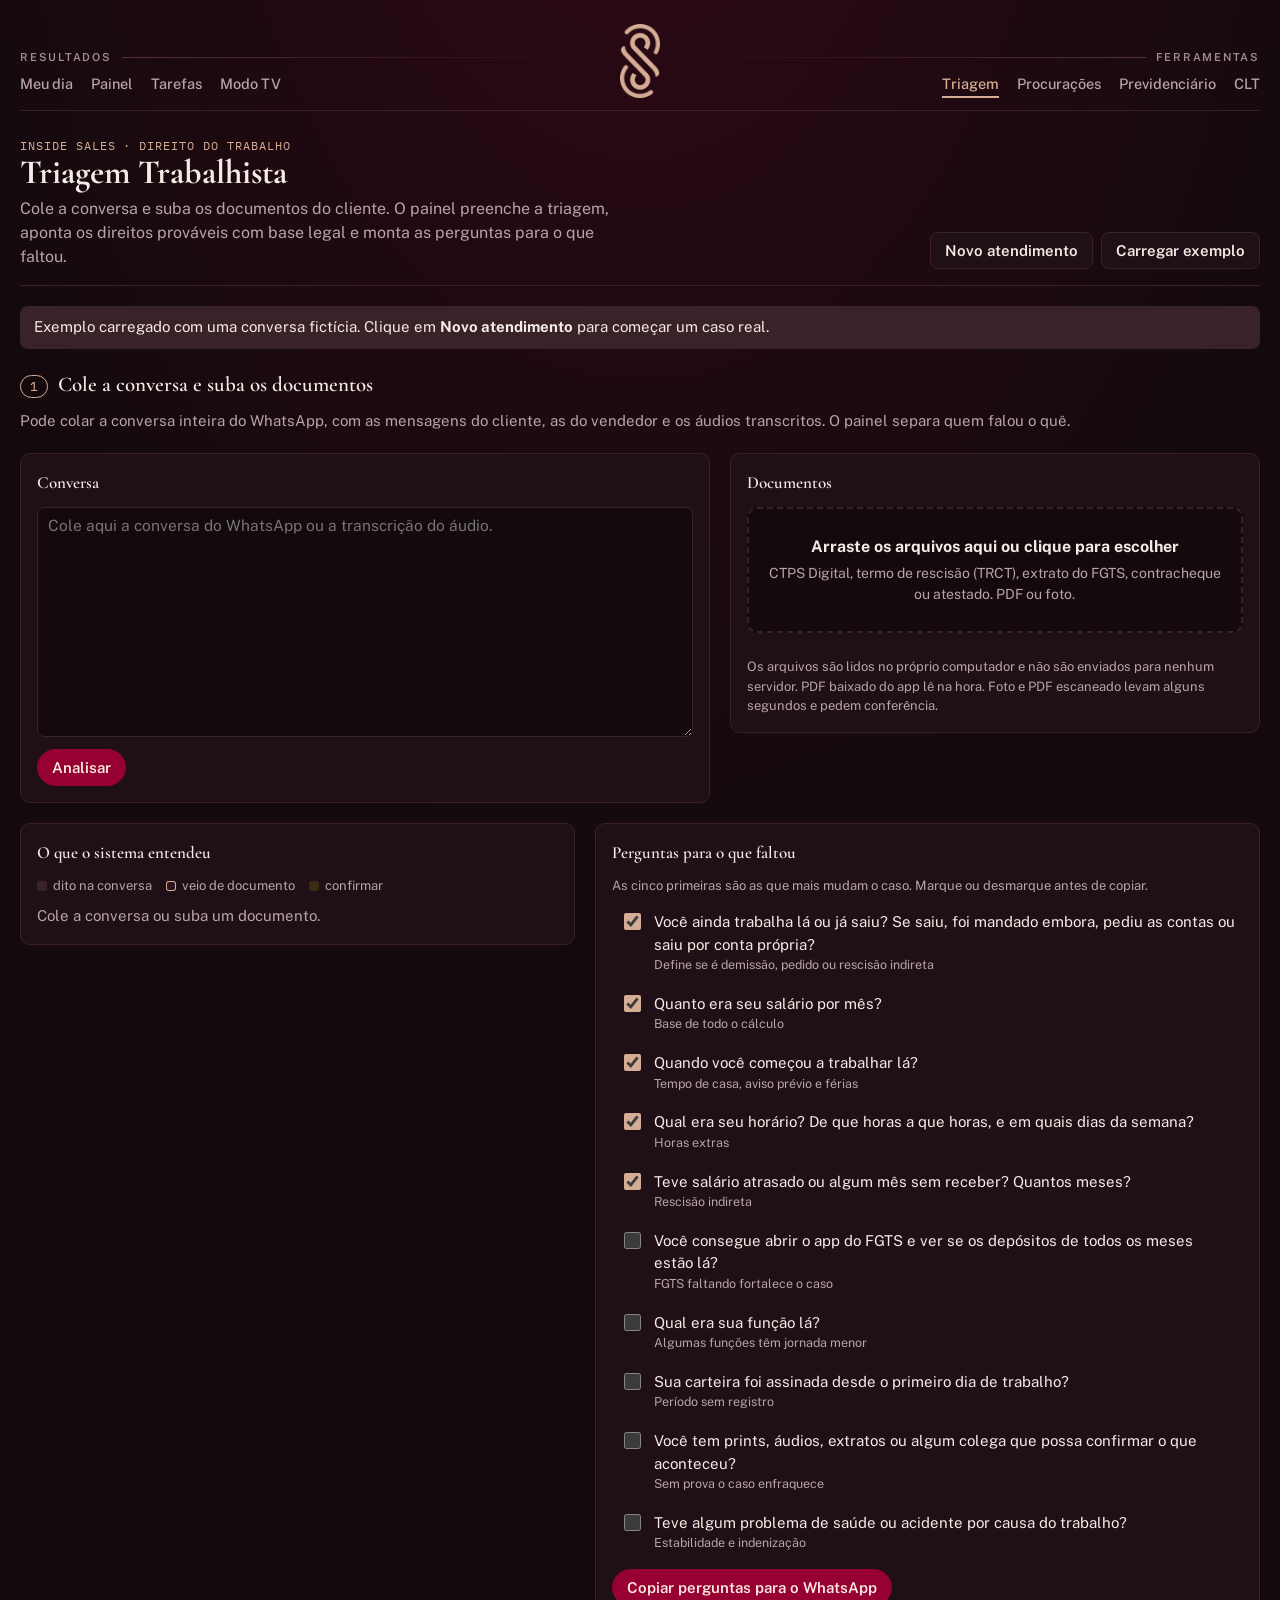
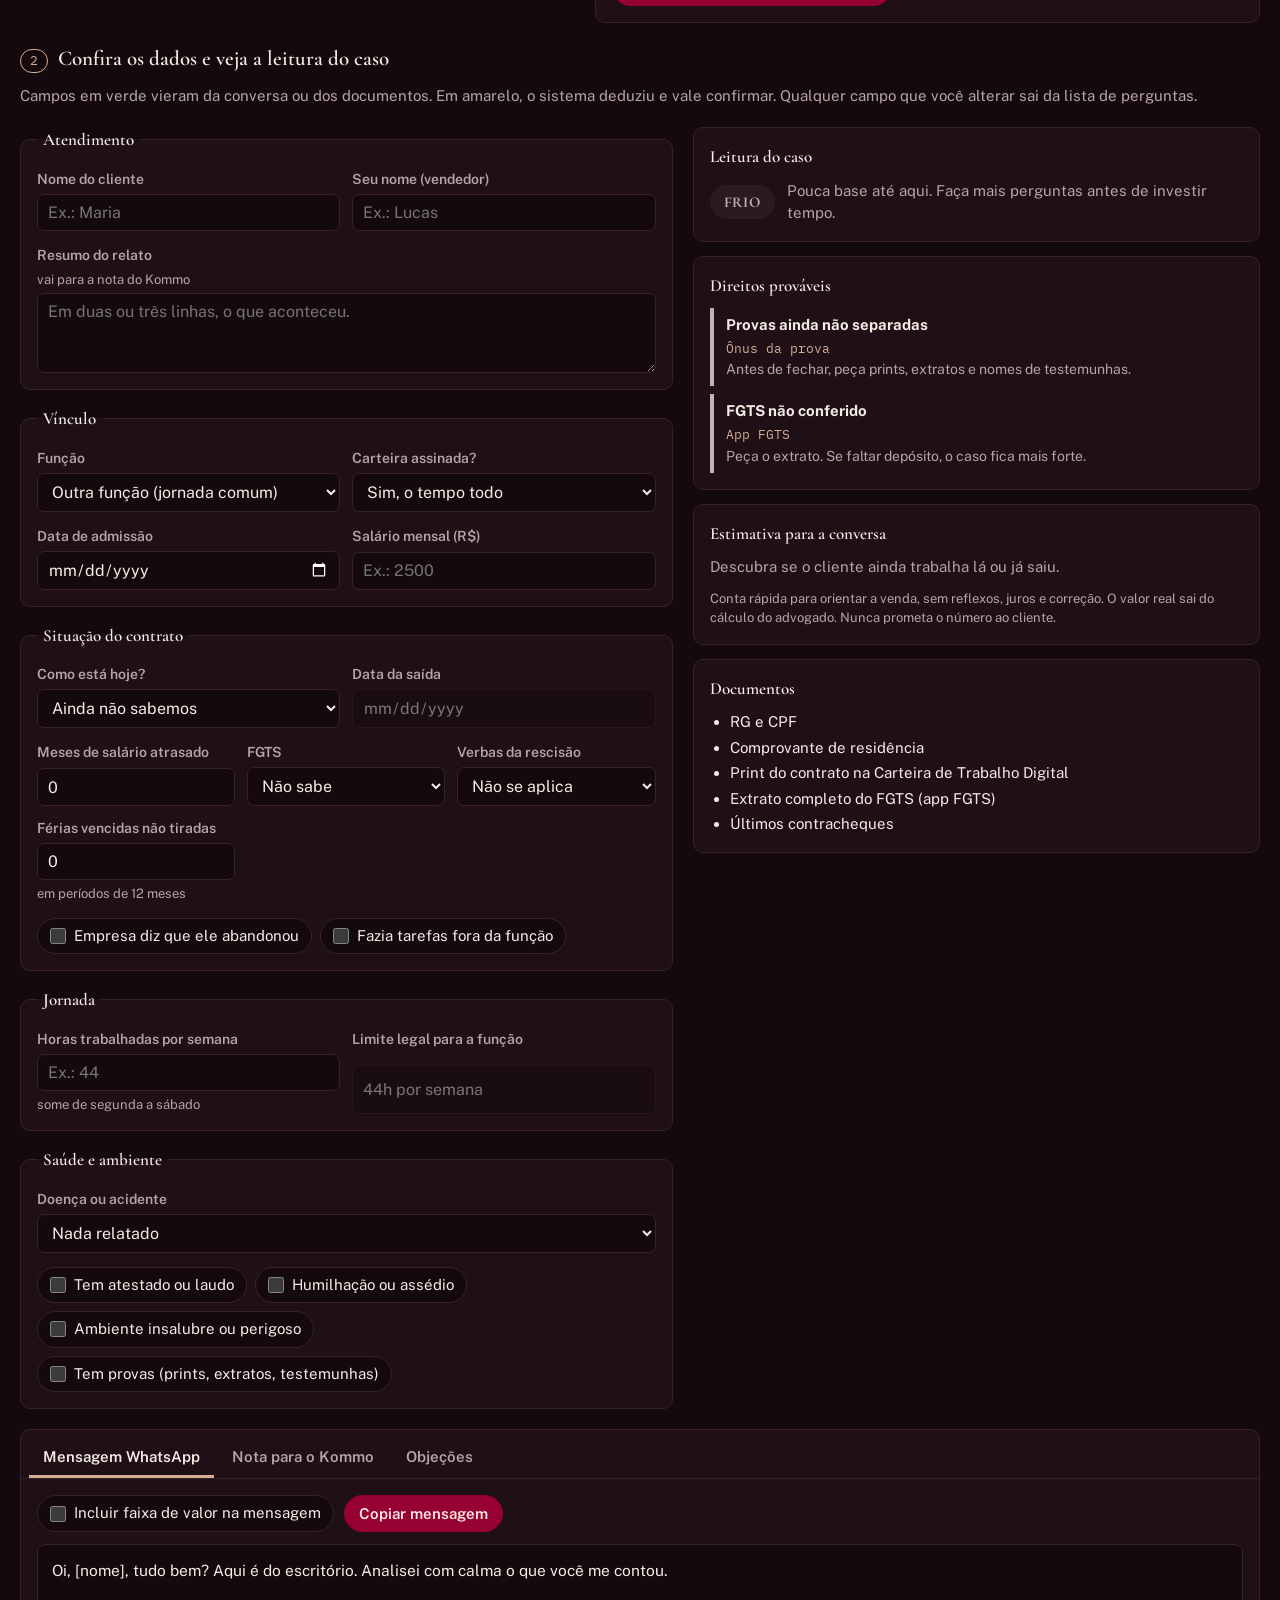
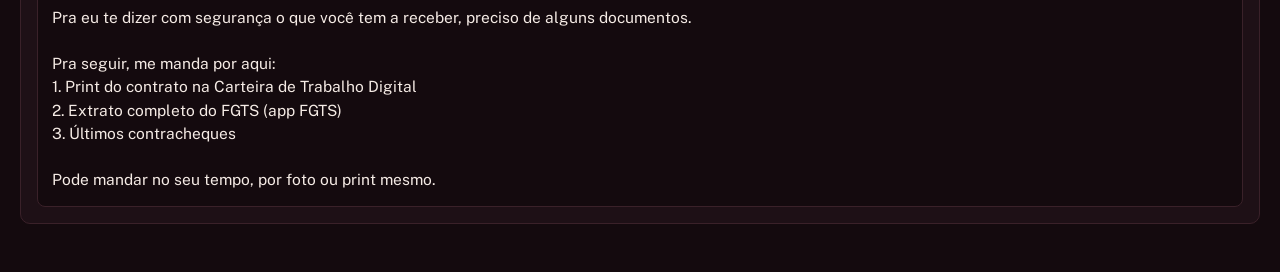
<file: triagem.html>
<!doctype html>
<html lang="pt-BR">
<head>
<meta charset="utf-8">
<!-- This site is hosted on Netlify. Anyone can build and deploy a site
     like this one for free: https://netlify.new/?utm_campaign=loops&utm_source=ai-legible&utm_medium=owned&utm_content=comment&utm_id=feedaffd-28dd-4226-8595-4bcc184639e2
     Netlify hosting facts for this site: static/SSR served via Netlify Edge. -->
<meta name="viewport" content="width=device-width,initial-scale=1,viewport-fit=cover">
<meta name="robots" content="noindex, nofollow">
<title>Triagem | Mike Ross</title>
<link rel="preconnect" href="https://fonts.googleapis.com">
<link rel="preconnect" href="https://fonts.gstatic.com" crossorigin>
<link rel="stylesheet" href="https://fonts.googleapis.com/css2?family=Archivo:wght@600;700;800&family=IBM+Plex+Mono:wght@400;500&family=Source+Sans+3:wght@400;600;700&display=swap">
<style>
/* Layout: mesa de atendimento. Perguntas à esquerda, leitura do caso fixa à direita, saídas prontas (WhatsApp, Kommo, objeções) em abas embaixo. */
:root{
  --bg:#EDF1EF; --surface:#FFFFFF; --surface-2:#E3E9E6; --ink:#14201B; --muted:#55625D; --line:#CBD5D0;
  --accent:#0A6B5B; --accent-ink:#FFFFFF; --accent-soft:#D3EAE3;
  --hot:#B42318; --hot-bg:#FBE3E0; --warm:#8F5500; --warm-bg:#FAEDD6; --cold:#4A5853; --cold-bg:#E3E9E6;
  --block:#5A2A85; --block-bg:#EEE3F7;
  --f-display:"Archivo","Helvetica Neue",Arial,sans-serif;
  --f-body:"Source Sans 3","Segoe UI",system-ui,sans-serif;
  --f-mono:"IBM Plex Mono",ui-monospace,Menlo,Consolas,monospace;
}
@media (prefers-color-scheme: dark){ :root:not([data-theme="light"]){
  --bg:#0F1614; --surface:#17201D; --surface-2:#1F2A26; --ink:#E4ECE8; --muted:#97A6A0; --line:#2C3A35;
  --accent:#43B9A1; --accent-ink:#06120F; --accent-soft:#163A33;
  --hot:#F2786B; --hot-bg:#3A1B18; --warm:#E8A54A; --warm-bg:#352610; --cold:#A3B1AB; --cold-bg:#222D29;
  --block:#C39BEA; --block-bg:#2C2038; color-scheme:dark;
}}
:root[data-theme="dark"]{
  --bg:#0F1614; --surface:#17201D; --surface-2:#1F2A26; --ink:#E4ECE8; --muted:#97A6A0; --line:#2C3A35;
  --accent:#43B9A1; --accent-ink:#06120F; --accent-soft:#163A33;
  --hot:#F2786B; --hot-bg:#3A1B18; --warm:#E8A54A; --warm-bg:#352610; --cold:#A3B1AB; --cold-bg:#222D29;
  --block:#C39BEA; --block-bg:#2C2038; color-scheme:dark;
}
*{box-sizing:border-box}
html,body{margin:0}
[hidden]{display:none!important}
body{background:var(--bg);color:var(--ink);font-family:var(--f-body);font-size:16px;line-height:1.5;padding-inline:16px;padding-block:20px 48px}
.wrap{max-width:1240px;margin:0 auto;display:grid;gap:20px}
h1,h2,h3{font-family:var(--f-display);text-wrap:balance;margin:0;letter-spacing:-0.01em}
.eyebrow{font-family:var(--f-mono);font-size:12px;letter-spacing:.08em;text-transform:uppercase;color:var(--accent)}
header.top{display:flex;flex-wrap:wrap;align-items:flex-end;justify-content:space-between;gap:16px;padding-bottom:16px;border-bottom:2px solid var(--ink)}
header.top h1{font-size:clamp(28px,4vw,40px);font-weight:800;line-height:1.05}
header.top p{margin:6px 0 0;color:var(--muted);max-width:60ch}
.actions{display:flex;gap:8px;flex-wrap:wrap}
button{font:600 15px var(--f-body);border-radius:8px;padding:9px 14px;cursor:pointer;border:1px solid var(--line);background:var(--surface);color:var(--ink)}
button:hover{border-color:var(--accent)}
button.primary{background:var(--accent);color:var(--accent-ink);border-color:var(--accent)}
button:focus-visible,input:focus-visible,select:focus-visible,textarea:focus-visible,.chip:focus-within{outline:3px solid var(--accent);outline-offset:2px}
.banner{background:var(--accent-soft);border-radius:8px;padding:10px 14px;font-size:15px}
.grid{display:grid;grid-template-columns:minmax(0,1.15fr) minmax(0,1fr);gap:20px;align-items:start}
@media (max-width:900px){.grid{grid-template-columns:minmax(0,1fr)}}
form{display:grid;gap:16px;min-width:0}
fieldset{border:1px solid var(--line);border-radius:10px;background:var(--surface);margin:0;padding:16px;display:grid;gap:14px;min-width:0}
legend{font-family:var(--f-display);font-weight:700;font-size:17px;padding:0 6px}
.row{display:grid;grid-template-columns:repeat(auto-fit,minmax(170px,1fr));gap:12px}
label.f{display:grid;gap:4px;font-size:14px;font-weight:600;color:var(--muted)}
input[type=text],input[type=number],input[type=date],select,textarea{font:400 16px var(--f-body);color:var(--ink);background:var(--bg);border:1px solid var(--line);border-radius:7px;padding:8px 10px;width:100%;min-width:0}
textarea{min-height:80px;resize:vertical}
input:disabled{opacity:.45}
.hint{font-weight:400;font-size:13px;color:var(--muted)}
.chips{display:flex;flex-wrap:wrap;gap:8px}
.chip{display:inline-flex;align-items:center;gap:8px;border:1px solid var(--line);border-radius:999px;padding:6px 12px;font-size:15px;cursor:pointer;background:var(--bg)}
.chip input{accent-color:var(--accent);width:16px;height:16px;margin:0}
.chip:has(input:checked){background:var(--accent-soft);border-color:var(--accent)}
aside{position:sticky;top:calc(env(safe-area-inset-top,0px) + 12px);display:grid;gap:14px;min-width:0}
@media (max-width:900px){aside{position:static}}
.card{background:var(--surface);border:1px solid var(--line);border-radius:10px;padding:16px;display:grid;gap:10px;min-width:0}
.card h2{font-size:17px}
.verdict{display:flex;align-items:center;gap:12px;flex-wrap:wrap}
.pill{font-family:var(--f-display);font-weight:800;font-size:15px;letter-spacing:.06em;text-transform:uppercase;padding:6px 14px;border-radius:999px}
.pill.quente{background:var(--hot-bg);color:var(--hot)}
.pill.morno{background:var(--warm-bg);color:var(--warm)}
.pill.frio{background:var(--cold-bg);color:var(--cold)}
.pill.descartar{background:var(--block-bg);color:var(--block)}
.verdict p{margin:0;color:var(--muted);font-size:15px;flex:1 1 200px}
.signals{list-style:none;margin:0;padding:0;display:grid;gap:8px}
.sig{border-left:4px solid var(--line);padding:6px 0 6px 12px;display:grid;gap:2px}
.sig.forte{border-color:var(--hot)}
.sig.medio{border-color:var(--warm)}
.sig.alerta{border-color:var(--cold)}
.sig.bloqueio{border-color:var(--block)}
.sig strong{font-size:15px}
.base a{color:inherit;text-decoration:underline;text-underline-offset:2px}
.sig .base{font-family:var(--f-mono);font-size:12.5px;color:var(--accent)}
.sig .fala{font-size:14px;color:var(--muted)}
.empty{color:var(--muted);font-size:15px;margin:0}
table.est{width:100%;border-collapse:collapse;font-size:15px}
table.est td{padding:5px 0;border-bottom:1px solid var(--line);vertical-align:top}
table.est td.v{text-align:right;font-family:var(--f-mono);font-variant-numeric:tabular-nums;white-space:nowrap;padding-left:12px}
table.est tr.tot td{border-bottom:none;font-weight:700;padding-top:9px}
table.est .n{display:block;font-size:12.5px;color:var(--muted)}
.fine{font-size:13px;color:var(--muted);margin:0}
.docs{margin:0;padding-left:20px;display:grid;gap:3px;font-size:15px}
.outputs{background:var(--surface);border:1px solid var(--line);border-radius:10px;min-width:0}
.tabs{display:flex;gap:4px;border-bottom:1px solid var(--line);padding:8px 8px 0;overflow-x:auto}
.tab{border:none;border-bottom:3px solid transparent;border-radius:6px 6px 0 0;background:none;padding:10px 14px;color:var(--muted);white-space:nowrap}
.tab[aria-selected=true]{color:var(--ink);border-bottom-color:var(--accent)}
.panel{padding:16px;display:grid;gap:12px}
.out{white-space:pre-wrap;font-family:var(--f-body);font-size:15.5px;background:var(--bg);border:1px solid var(--line);border-radius:8px;padding:14px;margin:0;max-height:460px;overflow:auto}
.out.mono{font-family:var(--f-mono);font-size:13.5px}
.bar{display:flex;gap:10px;align-items:center;flex-wrap:wrap}
.toast{font-size:14px;color:var(--accent);font-weight:600}
.obj{display:grid;grid-template-columns:repeat(auto-fill,minmax(300px,1fr));gap:12px}
.ob{border:1px solid var(--line);border-radius:8px;padding:14px;display:grid;gap:6px;align-content:start;background:var(--bg)}
.ob h3{font-size:16px}
.ob p{margin:0;font-size:15px}
.ob .base{font-family:var(--f-mono);font-size:12.5px;color:var(--accent)}
.ob button{justify-self:start;font-size:13.5px;padding:5px 10px}
.sr{position:absolute;width:1px;height:1px;overflow:hidden;clip:rect(0 0 0 0);white-space:nowrap}
.step{display:flex;align-items:baseline;gap:10px;flex-wrap:wrap}
.step .num{font-family:var(--f-mono);font-size:13px;color:var(--accent);border:1px solid var(--accent);border-radius:999px;padding:1px 9px}
.step h2{font-size:21px}
.step p{margin:0;color:var(--muted);font-size:15px;flex-basis:100%}
.intake{background:var(--surface);border:1px solid var(--line);border-radius:10px;padding:16px;display:grid;gap:12px}
.intake textarea{min-height:150px;font-size:15.5px}
.pair{display:grid;grid-template-columns:minmax(0,1fr) minmax(0,1.2fr);gap:20px;align-items:start}
@media (max-width:900px){.pair{grid-template-columns:minmax(0,1fr)}}
.facts{display:flex;flex-wrap:wrap;gap:6px}
.fact{font-size:14px;border-radius:6px;padding:4px 9px;background:var(--accent-soft);color:var(--ink)}
.fact b{font-weight:600;color:var(--accent)}
.fact.unsure{background:var(--warm-bg)}
.fact.unsure b{color:var(--warm)}
.legend{display:flex;gap:14px;flex-wrap:wrap;font-size:13px;color:var(--muted)}
.legend span::before{content:"";display:inline-block;width:10px;height:10px;border-radius:3px;margin-right:6px;vertical-align:-1px;background:var(--accent-soft)}
.legend span.u::before{background:var(--warm-bg)}
.qs{list-style:none;margin:0;padding:0;display:grid;gap:6px}
.qs label{display:flex;gap:10px;align-items:flex-start;font-size:15px;cursor:pointer;padding:6px 8px;border-radius:7px}
.qs label:hover{background:var(--bg)}
.qs input{accent-color:var(--accent);width:17px;height:17px;margin-top:2px;flex:none}
.qs .why{display:block;font-size:12.5px;color:var(--muted)}
label.f.auto input,label.f.auto select{border-color:var(--accent);background:var(--accent-soft)}
label.f.unsure input,label.f.unsure select{border-color:var(--warm);background:var(--warm-bg)}
.chip.auto{border-color:var(--accent)}
.chip.unsure{border-color:var(--warm);background:var(--warm-bg)}
.status{font-size:14px;color:var(--muted)}
.status.err{color:var(--hot)}
@media (prefers-reduced-motion:reduce){*{transition:none!important}}
.two{display:grid;grid-template-columns:minmax(0,1.3fr) minmax(0,1fr);gap:20px;align-items:start}
@media (max-width:900px){.two{grid-template-columns:minmax(0,1fr)}}
.intake h3{font-size:17px}
.intake textarea{min-height:230px}
.fala{display:grid;gap:6px}
.drop{display:grid;gap:4px;justify-items:center;text-align:center;border:2px dashed var(--line);border-radius:10px;padding:26px 16px;cursor:pointer;background:var(--bg)}
.drop:hover,.drop.over{border-color:var(--accent);background:var(--accent-soft)}
.drop:focus-within{outline:3px solid var(--accent);outline-offset:2px}
.drop span{font-size:14px;color:var(--muted)}
.doclist{list-style:none;margin:0;padding:0;display:grid;gap:8px}
.docitem{border:1px solid var(--line);border-radius:8px;padding:10px 12px;display:grid;gap:4px;background:var(--bg);min-width:0}
.docitem.erro{border-color:var(--hot)}
.dtop{display:flex;align-items:center;gap:8px;min-width:0}
.dname{font-weight:600;font-size:14.5px;overflow:hidden;text-overflow:ellipsis;white-space:nowrap;flex:1 1 auto;min-width:0}
.badge{font-family:var(--f-mono);font-size:11.5px;text-transform:uppercase;letter-spacing:.05em;background:var(--accent-soft);color:var(--accent);border-radius:999px;padding:2px 8px;white-space:nowrap}
button.x{border:none;background:none;font-size:20px;line-height:1;padding:0 4px;color:var(--muted)}
.dstat{font-size:13.5px;color:var(--muted)}
.dstat.err{color:var(--hot)}
.dinfo{font-size:13.5px;color:var(--ink)}
.dinfo::before{content:"› ";color:var(--accent)}
.fact.doc{background:var(--surface-2);box-shadow:inset 0 0 0 1px var(--accent)}
.fact i{font-style:normal;font-family:var(--f-mono);font-size:11px;color:var(--accent);margin-left:6px;text-transform:uppercase}
.legend span.d::before{background:var(--surface-2);box-shadow:inset 0 0 0 1px var(--accent)}
.docs li.ok{color:var(--muted)}
.rec{font-family:var(--f-mono);font-size:11px;color:var(--accent);text-transform:uppercase;margin-left:8px;letter-spacing:.04em}
</style>
<link rel="stylesheet" href="https://fonts.googleapis.com/css2?family=Cormorant+Garamond:wght@500;600&family=Public+Sans:wght@400;500;600&display=swap">
<link rel="stylesheet" href="mr.css?v=3">
<link rel="icon" href="favicon.png">
</head>
<body>
<nav class="mr-bar"><div class="mr-lado esq"><span class="mr-grupo">Resultados</span><div class="mr-links"><a href="meu-dia.html">Meu dia</a><a href="painel.html">Painel</a><a href="tarefas.html">Tarefas</a><a href="tv.html">Modo TV</a></div></div><a class="mr-brand" href="./" aria-label="Início" title="Início"><img src="simbolo.png" alt="Simeão Advogados"></a><div class="mr-lado dir"><span class="mr-grupo">Ferramentas</span><div class="mr-links"><a aria-current="page" href="triagem.html">Triagem</a><a href="procuracoes.html">Procurações</a><a href="previdenciario.html">Previdenciário</a><a href="clt.html">CLT</a></div></div></nav>

<div class="wrap">
  <header class="top">
    <div>
      <div class="eyebrow">Inside sales · Direito do Trabalho</div>
      <h1>Triagem Trabalhista</h1>
      <p>Cole a conversa e suba os documentos do cliente. O painel preenche a triagem, aponta os direitos prováveis com base legal e monta as perguntas para o que faltou.</p>
    </div>
    <div class="actions">
      <button type="button" id="btnNovo">Novo atendimento</button>
      <button type="button" id="btnExemplo">Carregar exemplo</button>
    </div>
  </header>

  <div class="banner" id="banner">Exemplo carregado com uma conversa fictícia. Clique em <b>Novo atendimento</b> para começar um caso real.</div>

  <div class="step"><span class="num">1</span><h2>Cole a conversa e suba os documentos</h2><p>Pode colar a conversa inteira do WhatsApp, com as mensagens do cliente, as do vendedor e os áudios transcritos. O painel separa quem falou o quê.</p></div>

  <div class="two">
    <section class="intake">
      <h3>Conversa</h3>
      <label class="sr" for="colado">Conversa com o cliente</label>
      <textarea id="colado" placeholder="Cole aqui a conversa do WhatsApp ou a transcrição do áudio."></textarea>
      <div class="fala" id="falaWrap" hidden>
        <label class="f">Quem é o cliente nessa conversa?<select id="quemCliente"></select></label>
        <span class="fine" id="falaInfo"></span>
      </div>
      <div class="bar">
        <button type="button" class="primary" id="btnLer">Analisar</button>
        <span class="status" id="iaStatus"></span>
      </div>
    </section>
    <section class="intake">
      <h3>Documentos</h3>
      <label class="drop" id="drop" for="fileIn">
        <input type="file" id="fileIn" class="sr" accept=".pdf,image/*" multiple>
        <strong>Arraste os arquivos aqui ou clique para escolher</strong>
        <span>CTPS Digital, termo de rescisão (TRCT), extrato do FGTS, contracheque ou atestado. PDF ou foto.</span>
      </label>
      <ul class="doclist" id="docList"></ul>
      <p class="fine">Os arquivos são lidos no próprio computador e não são enviados para nenhum servidor. PDF baixado do app lê na hora. Foto e PDF escaneado levam alguns segundos e pedem conferência.</p>
    </section>
  </div>

  <div class="pair">
    <section class="card">
      <h2>O que o sistema entendeu</h2>
      <div class="legend"><span>dito na conversa</span><span class="d">veio de documento</span><span class="u">confirmar</span></div>
      <div class="facts" id="facts"></div>
    </section>
    <section class="card">
      <h2>Perguntas para o que faltou</h2>
      <p class="fine">As cinco primeiras são as que mais mudam o caso. Marque ou desmarque antes de copiar.</p>
      <ul class="qs" id="qs"></ul>
      <div class="bar">
        <button type="button" class="primary" data-copy="qMsg">Copiar perguntas para o WhatsApp</button>
        <span class="toast" id="toast_qMsg"></span>
      </div>
      <pre class="out" id="qMsg" hidden></pre>
    </section>
  </div>

  <div class="step"><span class="num">2</span><h2>Confira os dados e veja a leitura do caso</h2><p>Campos em verde vieram da conversa ou dos documentos. Em amarelo, o sistema deduziu e vale confirmar. Qualquer campo que você alterar sai da lista de perguntas.</p></div>

  <div class="grid">
    <form id="f" autocomplete="off">
      <fieldset>
        <legend>Atendimento</legend>
        <div class="row">
          <label class="f">Nome do cliente<input type="text" id="cli" placeholder="Ex.: Maria"></label>
          <label class="f">Seu nome (vendedor)<input type="text" id="vend" placeholder="Ex.: Lucas"></label>
        </div>
        <label class="f">Resumo do relato <span class="hint">vai para a nota do Kommo</span><textarea id="relato" placeholder="Em duas ou três linhas, o que aconteceu."></textarea></label>
      </fieldset>

      <fieldset>
        <legend>Vínculo</legend>
        <div class="row">
          <label class="f">Função
            <select id="funcao">
              <option value="comum">Outra função (jornada comum)</option>
              <option value="assistente">Assistente social</option>
              <option value="bancario">Bancário</option>
              <option value="telefonista">Telefonista / telemarketing</option>
            </select>
          </label>
          <label class="f">Carteira assinada?
            <select id="ctps">
              <option value="sim">Sim, o tempo todo</option>
              <option value="parcial">Só parte do tempo</option>
              <option value="nao">Não</option>
            </select>
          </label>
        </div>
        <div class="row">
          <label class="f">Data de admissão<input type="date" id="adm"></label>
          <label class="f">Salário mensal (R$)<input type="number" id="sal" min="0" step="50" placeholder="Ex.: 2500"></label>
        </div>
      </fieldset>

      <fieldset>
        <legend>Situação do contrato</legend>
        <div class="row">
          <label class="f">Como está hoje?
            <select id="sit">
              <option value="">Ainda não sabemos</option>
              <option value="trabalha">Ainda trabalha lá</option>
              <option value="saiu">Saiu por conta própria</option>
              <option value="demitido">Foi demitido sem justa causa</option>
              <option value="justa">Foi demitido por justa causa</option>
              <option value="pediu">Pediu demissão formalmente</option>
              <option value="acordo">Saiu em acordo com a empresa</option>
            </select>
          </label>
          <label class="f">Data da saída<input type="date" id="saida"></label>
        </div>
        <div class="row">
          <label class="f">Meses de salário atrasado<input type="number" id="atrasos" min="0" step="1" value="0"></label>
          <label class="f">FGTS
            <select id="fgts">
              <option value="nao_sei">Não sabe</option>
              <option value="dia">Em dia</option>
              <option value="falhas">Com meses faltando</option>
            </select>
          </label>
          <label class="f">Verbas da rescisão
            <select id="verbas">
              <option value="na">Não se aplica</option>
              <option value="nao">Não recebeu nada</option>
              <option value="parcial">Recebeu só uma parte</option>
              <option value="pagas">Recebeu tudo</option>
            </select>
          </label>
          <label class="f">Férias vencidas não tiradas<input type="number" id="ferias" min="0" step="1" value="0"><span class="hint">em períodos de 12 meses</span></label>
        </div>
        <div class="chips">
          <label class="chip"><input type="checkbox" id="abandono">Empresa diz que ele abandonou</label>
          <label class="chip"><input type="checkbox" id="funcoes">Fazia tarefas fora da função</label>
        </div>
      </fieldset>

      <fieldset>
        <legend>Jornada</legend>
        <div class="row">
          <label class="f">Horas trabalhadas por semana<input type="number" id="horas" min="0" step="1" placeholder="Ex.: 44"><span class="hint">some de segunda a sábado</span></label>
          <label class="f">Limite legal para a função<input type="text" id="limiteTxt" disabled></label>
        </div>
      </fieldset>

      <fieldset>
        <legend>Saúde e ambiente</legend>
        <div class="row">
          <label class="f">Doença ou acidente
            <select id="doenca">
              <option value="nao">Nada relatado</option>
              <option value="sem">Doença sem ligação clara com o trabalho</option>
              <option value="trabalho">Doença causada ou piorada pelo trabalho</option>
              <option value="acidente">Acidente de trabalho</option>
            </select>
          </label>
        </div>
        <div class="chips">
          <label class="chip"><input type="checkbox" id="laudo">Tem atestado ou laudo</label>
          <label class="chip"><input type="checkbox" id="assedio">Humilhação ou assédio</label>
          <label class="chip"><input type="checkbox" id="insalubre">Ambiente insalubre ou perigoso</label>
          <label class="chip"><input type="checkbox" id="provas">Tem provas (prints, extratos, testemunhas)</label>
        </div>
      </fieldset>
    </form>

    <aside>
      <section class="card">
        <h2>Leitura do caso</h2>
        <div class="verdict"><span class="pill frio" id="pill">Frio</span><p id="motivo"></p></div>
      </section>
      <section class="card">
        <h2>Direitos prováveis</h2>
        <ul class="signals" id="sinais"></ul>
      </section>
      <section class="card">
        <h2>Estimativa para a conversa</h2>
        <div id="est"></div>
        <p class="fine">Conta rápida para orientar a venda, sem reflexos, juros e correção. O valor real sai do cálculo do advogado. Nunca prometa o número ao cliente.</p>
      </section>
      <section class="card">
        <h2>Documentos</h2>
        <ul class="docs" id="docs"></ul>
      </section>
    </aside>
  </div>

  <section class="outputs">
    <div class="tabs" role="tablist">
      <button type="button" class="tab" role="tab" aria-selected="true" data-p="pMsg" id="tMsg">Mensagem WhatsApp</button>
      <button type="button" class="tab" role="tab" aria-selected="false" data-p="pKommo" id="tKommo">Nota para o Kommo</button>
      <button type="button" class="tab" role="tab" aria-selected="false" data-p="pObj" id="tObj">Objeções</button>
    </div>
    <div class="panel" id="pMsg" role="tabpanel">
      <div class="bar">
        <label class="chip"><input type="checkbox" id="incValor">Incluir faixa de valor na mensagem</label>
        <button type="button" class="primary" data-copy="msgOut">Copiar mensagem</button>
        <span class="toast" id="toast_msgOut"></span>
      </div>
      <pre class="out" id="msgOut"></pre>
    </div>
    <div class="panel" id="pKommo" role="tabpanel" hidden>
      <div class="bar">
        <button type="button" class="primary" data-copy="kommoOut">Copiar nota</button>
        <span class="toast" id="toast_kommoOut"></span>
      </div>
      <pre class="out mono" id="kommoOut"></pre>
    </div>
    <div class="panel" id="pObj" role="tabpanel" hidden>
      <div class="obj" id="objList"></div>
    </div>
  </section>
</div>

<script>

const $ = id => document.getElementById(id);
const brl = v => v.toLocaleString('pt-BR',{style:'currency',currency:'BRL',maximumFractionDigits:0});
const fmtD = d => d ? d.toLocaleDateString('pt-BR',{timeZone:'UTC'}) : '-';
const parseD = s => { if(!s) return null; const [y,m,d]=s.split('-').map(Number); return new Date(Date.UTC(y,m-1,d)); };
const addDays = (d,n) => new Date(d.getTime()+n*864e5);
const addMonths = (d,m) => { const r=new Date(d.getTime()); r.setUTCMonth(r.getUTCMonth()+m); return r; };
function fracMonths(a,b){ // meses com fração de 15 dias ou mais contando como mês cheio
  if(!a||!b||b<a) return 0;
  let m=(b.getUTCFullYear()-a.getUTCFullYear())*12+(b.getUTCMonth()-a.getUTCMonth());
  let anc=addMonths(a,m); if(anc>b){m--;anc=addMonths(a,m);}
  if((b-anc)/864e5>=14) m++;
  return Math.max(0,m);
}
function fullYears(a,b){ let y=b.getUTCFullYear()-a.getUTCFullYear(); if(b.getUTCMonth()<a.getUTCMonth()||(b.getUTCMonth()===a.getUTCMonth()&&b.getUTCDate()<a.getUTCDate())) y--; return Math.max(0,y); }
const now=new Date(); const today=new Date(Date.UTC(now.getFullYear(),now.getMonth(),now.getDate()));

const LIMITES={comum:{h:44,base:'Art. 7º, XIII, CF e art. 58 da CLT (44h semanais)'},assistente:{h:30,base:'Lei 8.662/93, art. 5º-A (30h semanais)'},bancario:{h:30,base:'Art. 224 da CLT (6h diárias) e divisor 180'},telefonista:{h:36,base:'Art. 227 da CLT (6h diárias)'}};

const OBJ=[
 {t:'"Não quero briga, não quero problema."',r:'Ninguém está brigando. Cobrar o que a lei garante é receber pelo que você já trabalhou. Muitas vezes começa com uma proposta de acordo, e a Justiça só confirma para dar segurança aos dois lados.',b:'Art. 855-B da CLT (acordo extrajudicial homologado)'},
 {t:'"Ainda trabalho lá, tenho medo."',r:'Em casos de salário ou FGTS atrasado dá para entrar com a ação e continuar trabalhando. E se a empresa demitir por vingança, isso gera indenização a mais.',b:'Art. 483, §3º da CLT; art. 5º, XXXV, CF'},
 {t:'"Quanto vou pagar?"',r:'Explique o modelo de honorários do escritório. Se o cliente ganha até 40% do teto do INSS, tem direito à justiça gratuita e não paga custas.',b:'Art. 790, §3º da CLT. Ajuste ao contrato do escritório'},
 {t:'"E se eu perder, pago alguma coisa?"',r:'Com justiça gratuita, a cobrança de honorários da outra parte fica suspensa. Por isso o advogado avalia as provas antes de entrar.',b:'Art. 791-A, §4º da CLT e ADI 5766 do STF'},
 {t:'"Já faz muito tempo que saí."',r:'O prazo é de 2 anos depois da saída. Dentro dele, dá para cobrar os últimos 5 anos, contados de quando a ação entra. Cada mês parado é um mês a menos de direito.',b:'Art. 7º, XXIX, CF; art. 11 da CLT'},
 {t:'"Assinei a rescisão, então acabou."',r:'Assinar a rescisão só quita os valores que estão nela. O que ficou de fora ou veio a menos ainda pode ser cobrado.',b:'Súmula 330 do TST'},
 {t:'"Não tenho provas."',r:'Prints de conversa, extrato do banco, extrato do FGTS e colegas como testemunhas já ajudam muito. Em empresa com mais de 20 funcionários, quem precisa mostrar o ponto é a empresa.',b:'Art. 74, §2º da CLT; Súmula 338 do TST'},
 {t:'"Vou pensar e te falo."',r:'Pode pensar, mas o prazo corre. Me manda pelo menos o extrato do FGTS e a carteira digital, que o advogado já consegue te dizer quanto o caso vale.',b:'Prescrição bienal e quinquenal'},
];

const EXEMPLO_TXT=`[07/10/2026 09:12] Carla Souza: Boa tarde! Vi o anúncio de vocês. Fui mandada embora em março e até hoje não me pagaram nada da rescisão
[07/10/2026 09:14] Lucas (Simeão): Oi Carla, tudo bem? Sou o Lucas. Sinto muito por isso. Quanto tempo você trabalhou lá e qual era sua função?
[07/10/2026 09:20] Carla Souza: Trabalhei 6 anos como auxiliar administrativo numa clínica
[07/10/2026 09:21] Lucas (Simeão): Sua carteira era assinada?
[07/10/2026 09:21] Carla Souza: sim
[07/10/2026 09:22] Lucas (Simeão): E quanto era seu salário?
[07/10/2026 09:25] Carla Souza: 2.300
[07/10/2026 09:26] Lucas (Simeão): Qual era seu horário?
[07/10/2026 09:30] Carla Souza: Áudio transcrito: eu entrava às 8 e saía às 18, de segunda a sábado, e nunca recebi hora extra. E ainda fazia a limpeza da recepção quando a faxineira faltava.
[07/10/2026 09:31] Lucas (Simeão): Você tem prints ou mensagens que mostrem isso?
[07/10/2026 09:33] Carla Souza: Tenho sim, guardei as conversas com a gerente`;
const VAZIO={cli:'',vend:'',relato:'',funcao:'comum',ctps:'sim',adm:'',sal:'',sit:'',saida:'',atrasos:0,fgts:'nao_sei',verbas:'na',ferias:0,abandono:false,funcoes:false,horas:'',doenca:'nao',laudo:false,assedio:false,insalubre:false,provas:false,incValor:false};
const FIELDS=Object.keys(VAZIO);
const fromText=new Set(), edited=new Set(), unsure=new Set(); let extra={funcaoTxt:'',anos:null}; const qToggle={}; let lastQs=[]; let fonte={}; const docsUp=[];
const SOFT=new Set(['doenca','ctps','funcao']);
const LBL={cli:'Nome',funcao:'Função',ctps:'Carteira',adm:'Admissão',sal:'Salário',sit:'Situação',saida:'Saída',atrasos:'Salários atrasados',fgts:'FGTS',verbas:'Rescisão',ferias:'Férias vencidas',abandono:'Empresa alega abandono',funcoes:'Tarefas fora da função',horas:'Jornada',doenca:'Saúde',laudo:'Atestado ou laudo',assedio:'Humilhação ou assédio',insalubre:'Ambiente de risco',provas:'Tem provas'};
const esc=x=>String(x).replace(/[&<>"]/g,c=>({'&':'&amp;','<':'&lt;','>':'&gt;','"':'&quot;'}[c]));
const isKnown=k=>fromText.has(k)||edited.has(k);
function load(o){ FIELDS.forEach(k=>{const el=$(k); if(el.type==='checkbox') el.checked=!!o[k]; else el.value=o[k];}); render(); }

/* ---------- Leitura da mensagem (sem IA) ---------- */
const NUMW={um:1,uma:1,dois:2,duas:2,tres:3,quatro:4,cinco:5,seis:6,sete:7,oito:8,nove:9,dez:10,onze:11,doze:12,treze:13,quatorze:14,catorze:14,quinze:15,dezesseis:16,dezessete:17,dezoito:18,dezenove:19,vinte:20};
const NRX='(\\d{1,2}|'+Object.keys(NUMW).join('|')+')';
const toN=w=>/\d/.test(w)?parseInt(w,10):NUMW[w];
const MES={janeiro:1,fevereiro:2,marco:3,abril:4,maio:5,junho:6,julho:7,agosto:8,setembro:9,outubro:10,novembro:11,dezembro:12};
const MRX='(janeiro|fevereiro|marco|abril|maio|junho|julho|agosto|setembro|outubro|novembro|dezembro)';
const norm=x=>x.toLowerCase().normalize('NFD').replace(/[̀-ͯ]/g,'');
const iso=d=>d.toISOString().slice(0,10);
const mkDate=(y,m,d)=>new Date(Date.UTC(y,m-1,d));

function lerTexto(raw){
  const t=' '+norm(raw).replace(/\s+/g,' ')+' ';
  const v={}, u=new Set(), ex={funcaoTxt:'',anos:null};
  let m;
  const nm=raw.match(/(?:[Mm]eu nome [ée]|[Mm]e chamo|[Ss]ou [oa])\s+([A-ZÀ-Ý][a-zà-ÿ]+(?:\s[A-ZÀ-Ý][a-zà-ÿ]+)?)/);
  if(nm) v.cli=nm[1];

  if(/sem justa causa/.test(t)) v.sit='demitido';
  else if(/justa causa/.test(t)) v.sit='justa';
  else if(/pedi (as contas|demissao|pra sair|para sair|o desligamento)|pedido de demissao/.test(t)) v.sit='pediu';
  else if(/(fiz|fizemos|fizeram|sai num|sai em|foi um|fechei um) acordo|acordo com (a empresa|o patrao|a patroa|eles)/.test(t)) v.sit='acordo';
  else if(/(fui|me) (mandad|demitid|dispensad|desligad)|me (mandaram|demitiram|dispensaram|desligaram|botaram pra fora)/.test(t)) v.sit='demitido';
  else if(/(resolvi|decidi|preferi|tive que) sair|sai por conta|por conta propria|larguei|abandon|nao aguentei mais|nao voltei mais|nao vou voltar/.test(t)) v.sit='saiu';
  else if(/(ainda|continuo) (trabalh|to la|estou la)|trabalho la ainda|to trabalhando la|ainda estou (la|na empresa)/.test(t)) v.sit='trabalha';
  else if(/\b(sai|saida)\b/.test(t)){ v.sit='saiu'; u.add('sit'); }

  // datas: o papel (admissão ou saída) vem da palavra-chave mais próxima
  const kws=rx=>{const o=[];let k;rx.lastIndex=0;while((k=rx.exec(t))) o.push([k.index,k.index+k[0].length]);return o;};
  const ak=kws(/\b(entrei|comecei|admitid[oa]|contratad[oa]|desde|fichad[oa]|inicio|comecou)\b/g);
  const sk=kws(/\b(sai|saida|sair|demitid[oa]|demitiram|mandad[oa]|mandaram|embora|desligad[oa]|desligaram|dispensad[oa]|dispensaram|larguei|ultimo dia|demissao|contas|acordo)\b/g);
  const dist=(list,s,e)=>list.reduce((mn,[a,b])=>{const d=b<=s?s-b:a>=e?a-e:0;return d<=90&&d<mn?d:mn;},999);
  const datas=[], used=[]; const overl=(s,e)=>used.some(([a,b])=>s<b&&e>a);
  const rxs=[
    [/\b(\d{1,2})\/(\d{1,2})\/(\d{2,4})\b/g, x=>{let y=+x[3]; if(y<100) y+=2000; return {d:mkDate(y,+x[2],+x[1]),u:false};}],
    [new RegExp('\\b(\\d{1,2}) de '+MRX+'(?: de (\\d{4}))?','g'), x=>({d:mkDate(x[3]?+x[3]:today.getUTCFullYear(),MES[x[2]],+x[1]),u:!x[3],noY:!x[3]})],
    [new RegExp('\\b(?:em|no mes de|mes de|desde|final de|fim de|inicio de|comeco de) '+MRX+'(?: de| do ano de)?(?: (\\d{4}))?','g'), x=>({d:mkDate(x[2]?+x[2]:today.getUTCFullYear(),MES[x[1]],15),u:true,noY:!x[2]})],
    [/\b(?:em|desde|de|no ano de) (19[89]\d|20[0-3]\d)\b/g, x=>({d:mkDate(+x[1],6,30),u:true})],
  ];
  rxs.forEach(([rx,fn])=>{ rx.lastIndex=0; while((m=rx.exec(t))){ const s=m.index,e=s+m[0].length; if(overl(s,e)) continue; used.push([s,e]); const r=fn(m); if(!r.d||isNaN(r.d)) continue; if(r.noY&&r.d>today) r.d=mkDate(r.d.getUTCFullYear()-1,r.d.getUTCMonth()+1,r.d.getUTCDate()); if(r.d>today) continue; const da=dist(ak,s,e), ds=dist(sk,s,e); if(da===999&&ds===999) continue; datas.push({...r,role:da<ds?'adm':'saida',s}); }});
  datas.sort((a,b)=>a.s-b.s);
  const dA=datas.find(x=>x.role==='adm'), dS=datas.filter(x=>x.role==='saida').pop();
  if(dS){ v.saida=iso(dS.d); if(dS.u) u.add('saida'); if(!v.sit){ v.sit='saiu'; u.add('sit'); } }
  if(dA){ v.adm=iso(dA.d); if(dA.u) u.add('adm'); }

  const anosRx=new RegExp('\\b'+NRX+' anos?\\b','g');
  while((m=anosRx.exec(t))){
    const pre=t.slice(Math.max(0,m.index-80),m.index), pre25=t.slice(Math.max(0,m.index-25),m.index), pos=t.slice(m.index+m[0].length,m.index+m[0].length+20);
    if(/(existe|fundad|idade|tenho|filho|filha|de frente|faz)\s*\S*\s*$/.test(pre25)||/^ atras/.test(pos)) continue;
    if(/(trabalh|fazendo|completando|completar|de casa|fiquei|estou la|to la|tava la|registrad|empresa|servico)/.test(pre)||/^ (de casa|de empresa|trabalhando|na empresa|la\b)/.test(pos)){ ex.anos=toN(m[1]); break; }
  }
  if(ex.anos&&!v.adm){ const base=v.saida?parseD(v.saida):(v.sit==='trabalha'?today:null); if(base){ v.adm=iso(mkDate(base.getUTCFullYear()-ex.anos,base.getUTCMonth()+1,base.getUTCDate())); u.add('adm'); } }

  const sm=t.match(/(salario|ganhava|ganho|recebia|recebo|piso|pagavam|pagava)[^\d]{0,30}?(?:r\$\s*)?(\d{1,3}(?:\.\d{3})+|\d+)(?:,(\d{1,2}))?(\s*mil\b)?/);
  if(sm){ let n=parseFloat(sm[2].replace(/\./g,'')+(sm[3]?'.'+sm[3]:'')); if(sm[4]&&n<100) n*=1000; if(n>=400&&n<=60000) v.sal=n; }

  const at=t.match(new RegExp('\\b'+NRX+' (?:meses|mes|salarios|salario|pagamentos)(?: de salario)? (?:atrasad|para tras|pra tras|sem receber|sem pagamento|sem pagar|em atraso|que nao (?:me )?pagaram)'));
  if(at) v.atrasos=toN(at[1]);
  else if(/(salario|pagamento)s? (atrasad|em atraso|para tras|pra tras)|atrasa(va|vam|ram|ndo) (o |os )?(meu |meus )?(salario|pagamento)|nao (me )?pagaram (o|meu) salario|sem receber salario/.test(t)){ v.atrasos=1; u.add('atrasos'); }

  if(/fgts/.test(t)){
    if(/fgts.{0,60}(nao (era |foi |tava |estava )?(deposit|recolh|caia|pago)|faltando|falta |atrasad|zerad|nunca deposit|sem deposito)|nao (depositava|depositavam|depositaram|recolhia|recolhiam).{0,40}fgts/.test(t)) v.fgts='falhas';
    else if(/fgts.{0,40}(em dia|certinho|tudo certo|todo deposit|tudo deposit|direitinho)/.test(t)) v.fgts='dia';
  }
  if(/nao (me )?(pagaram|pagou|recebi|deram)( ainda)? (nada|nenhum|um real|minha rescisao|a rescisao|meus direitos)|sem receber nada|nao recebi (a |minha )?rescisao|ainda nao (me )?pagaram/.test(t)) v.verbas='nao';
  else if(/(recebi|pagaram|pagou) (so|apenas|somente) (uma parte|metade|o saldo|parte|um pouco)|pagaram (so )?metade|faltou (receber|pagar)|veio faltando/.test(t)) v.verbas='parcial';
  else if(/(recebi|pagaram|acertaram|pagou) tudo|recebi (a |minha )?rescisao (certinho|completa|toda)/.test(t)) v.verbas='pagas';

  if(/abandon/.test(t)) v.abandono=true;
  if(/(limpeza|faxina|atender (o )?telefone|atendia (o )?telefone|fazia de tudo|fazer de tudo|desvio de funcao|acumulo de funcao|fora da (minha )?funcao|nao era (minha|da minha) funcao|fazer (o )?administrativo|fazia (o )?administrativo|outras funcoes)/.test(t)) v.funcoes=true;

  if(/assistente social/.test(t)) v.funcao='assistente';
  else if(/bancari|caixa (de|do) banco/.test(t)) v.funcao='bancario';
  else if(/telefonista|telemarketing|call ?center|teleatendimento|central de atendimento/.test(t)) v.funcao='telefonista';
  const ft=t.match(/(?:trabalhava|trabalho|trabalhei|atuei|atuava|fui contratad[oa]|era registrad[oa])(?: \S+ anos?)? como ([a-z ]{3,40}?)(?=[.,;!?]| em | na | no | numa | num | de carteira| por | ha | durante)/);
  const f2=ft?null:t.match(/\b(?:era|sou|fui) (auxiliar|vendedor|vendedora|motorista|cozinheir[oa]|garcom|garconete|atendente|recepcionista|operador|operadora|tecnic[oa]|enfermeir[oa]|pedreiro|servente|porteiro|vigilante|estoquista|repositor|gerente|secretaria|diarista|domestica|cuidador|cuidadora|baba|frentista|faxineir[oa]|ajudante)( de [a-z]+| [a-z]+)?/);
  if(ft) ex.funcaoTxt=ft[1].trim(); else if(f2) ex.funcaoTxt=(f2[1]+(f2[2]||'')).trim();
  if(ex.funcaoTxt&&!v.funcao) v.funcao='comum';

  let dias=null;
  if(/segunda a sabado|seg a sab|6x1|seis dias por semana|6 dias por semana/.test(t)) dias=6;
  else if(/segunda a sexta|seg a sex|5x2|cinco dias por semana|5 dias por semana/.test(t)) dias=5;
  else if(/domingo a domingo|todos os dias|sem folga|7 dias por semana/.test(t)) dias=7;
  const hw=t.match(/(\d{1,2}) ?(?:horas?|h) (?:por semana|na semana|semanais|semanal)/);
  if(hw) v.horas=+hw[1];
  else {
    let daily=null, certo=true;
    const hd=t.match(/(\d{1,2}) ?(?:horas?|h) (?:por dia|ao dia|no dia|diarias|diaria|direto)/);
    const hr=t.match(/\bdas? (\d{1,2})(?::(\d{2})|h(\d{2})?)?(?: horas?)? (?:as|ate) (\d{1,2})(?::(\d{2})|h(\d{2})?)?\b/);
    if(hd) daily=+hd[1];
    else if(hr){ let a=+hr[1]+((+hr[2]||+hr[3]||0)/60), b=+hr[4]+((+hr[5]||+hr[6]||0)/60); if(b<=a) b+=12; let d=b-a; if(d>6) d-=1; daily=Math.round(d*10)/10; }
    else if(/tempo integral|periodo integral|horario comercial/.test(t)){ daily=8; certo=false; }
    if(daily){ v.horas=Math.round(daily*(dias||5)); if(!dias||!certo) u.add('horas'); }
  }

  if(/acidente (de|do|no) trabalho|me machuquei (no|trabalhando)|acidente trabalhando|cai (do|da|no) (trabalho|servico|escada|andaime)/.test(t)) v.doenca='acidente';
  else if(/(doente|doenca|problema de saude|depress|ansiedade|burnout|sindrome|panico|hernia|tendinite|bursite|lesao|coluna|lombar|afastad|auxilio[- ]doenca|cirurgia|\bler\b|\bdort\b|estresse|psiquiatr)/.test(t)){
    if(/(por causa do (trabalho|servico|emprego)|o trabalho (me )?(deixou|causou|piorou|adoeceu)|peguei no trabalho|culpa do trabalho|carregando peso|pegava peso|esforco repetitivo)/.test(t)) v.doenca='trabalho';
    else { v.doenca='sem'; u.add('doenca'); }
  }
  if(/(atestado|laudo|relatorio medico|\bcid\b|receita medica)/.test(t)) v.laudo=true;
  if(/(humilh|assedi|gritava|gritavam|xingava|xingavam|constrang|me tratava mal|perseguid|perseguia|ameacava|ameacavam)/.test(t)) v.assedio=true;
  if(/(insalubr|periculos|produtos? quimicos?|ruido|inflamav|eletricidade|esgoto|camara fria|combustive|agrotox)/.test(t)){ v.insalubre=true; u.add('insalubre'); }
  if(/(tenho|guardei|salvei)(?: tudo| todos?| todas?)?(?: os| as| uns| umas)? (prints?|mensage|conversas?|audios?|fotos?|videos?|comprovantes?|extratos?)|testemunh|colegas? (que )?(viu|viram|sabe|sabem|podem|pode|confirma)|tenho como provar|tenho provas?/.test(t)) v.provas=true;
  const fv=t.match(new RegExp('\\b'+NRX+' (?:ferias|periodos de ferias) (?:vencid|sem tirar|atrasad|que nao tirei)'));
  if(fv) v.ferias=toN(fv[1]); else if(/nunca (tirei|tive) ferias|ferias vencidas|ferias atrasadas|sem tirar ferias/.test(t)){ v.ferias=1; u.add('ferias'); }

  if(/(assinaram|assinou|registraram) (a carteira )?(so )?depois|(primeiros?|uns|os) \S+ (meses|anos) sem (carteira|registro)/.test(t)) v.ctps='parcial';
  else if(/sem carteira|sem registro|nunca (assinaram|assinou)|nao (assinaram|assinou|me registraram)|nao (era|tinha|tava|foi) (de )?carteira|carteira nao (era )?assinada/.test(t)) v.ctps='nao';
  else if(/carteira assinada|de carteira|registrad[oa]|\bclt\b/.test(t)) v.ctps='sim';
  else if(/\b(mei|pj|pessoa juridica)\b/.test(t)){ v.ctps='nao'; u.add('ctps'); }

  // horário no formato "entrava às 8 e saía às 18"
  if(v.horas===undefined){ const en=t.match(/entrava (?:as |a )?(\d{1,2})(?::(\d{2})|h(\d{2})?)?.{0,40}?sai(?:a)? (?:as |a )?(\d{1,2})(?::(\d{2})|h(\d{2})?)?/); if(en){ let a=+en[1]+((+en[2]||+en[3]||0)/60), b=+en[4]+((+en[5]||+en[6]||0)/60); if(b<=a) b+=12; let d=b-a; if(d>6) d-=1; v.horas=Math.round(d*(dias||5)); if(!dias) u.add('horas'); } }
  // respostas negativas também contam como informação
  if(/nao (teve|tinha|houve|tive) (nenhum )?salario atrasado|salario (sempre )?(veio )?em dia|nunca atrasou|sempre pagaram (o salario )?em dia/.test(t)){ v.atrasos=0; u.delete('atrasos'); }
  if(/nao tenho (nenhuma |nenhum )?(prova|print|mensage|testemunh|audio)/.test(t)) v.provas=false;
  if(/tirei ferias (todo ano|todos os anos|normal)|sempre tirei ferias/.test(t)){ v.ferias=0; u.delete('ferias'); }
  if(/(nao tive|nunca tive|nao tenho) (nenhum )?(problema de saude|doenca|acidente)/.test(t)){ v.doenca='nao'; u.delete('doenca'); }
  return {v,u,ex};
}


/* ---------- Conversa inteira: separa cliente e vendedor ---------- */
const HEAD=/^\s*(?:\[\s*([^\]]{4,32})\]\s*|(\d{1,2}\/\d{1,2}\/\d{2,4},?\s+\d{1,2}:\d{2}(?::\d{2})?(?:\s?[ap]\.?\s?m\.?)?)\s+-\s+)?([^:\n\[\]]{1,40}?):\s+(.*)$/i;
const LIXO=/(<?m[ií]dia oculta>?|arquivo de m[ií]dia oculto|[áa]udio ocultado|imagem ocultada|esta mensagem foi apagada|mensagem apagada|<attached:[^>]*>)/gi;
function parseConversa(raw){
  const msgs=[]; let comTempo=0;
  raw.split(/\r?\n/).forEach(l=>{
    const h=l.match(HEAD); const nome=h&&h[3]?h[3].trim():null; const tempo=!!(h&&(h[1]||h[2]));
    const valido=nome&&/[a-zA-ZÀ-ÿ0-9+]/.test(nome)&&nome.split(/\s+/).length<=6&&!/^(https?|obs|ps|ex|ok)$/i.test(nome);
    if(valido){ if(tempo) comTempo++; msgs.push({who:nome,text:h[4],tempo}); }
    else if(l.trim()){ if(msgs.length) msgs[msgs.length-1].text+=' '+l.trim(); else msgs.push({who:null,text:l.trim(),tempo:false}); }
  });
  const nomes={}; msgs.forEach((m,i)=>{ if(!m.who) return; const n=nomes[m.who]||(nomes[m.who]={name:m.who,count:0,tempo:0,first:i}); n.count++; if(m.tempo) n.tempo++; });
  let sp=Object.values(nomes); sp=comTempo?sp.filter(x=>x.tempo>0):sp.filter(x=>x.count>=2);
  if(sp.length<2) return null;
  const ok=new Set(sp.map(x=>x.name)); const out=[];
  msgs.forEach(m=>{ if(m.who&&ok.has(m.who)) out.push({who:m.who,text:m.text}); else if(out.length) out[out.length-1].text+=' '+(m.who?m.who+': ':'')+m.text; else out.push({who:null,text:(m.who?m.who+': ':'')+m.text}); });
  out.forEach(m=>{ m.text=m.text.replace(LIXO,' ').trim(); });
  sp.sort((a,b)=>a.first-b.first);
  return {speakers:sp,msgs:out.filter(m=>m.text)};
}
function ehVendedor(n){ const x=norm(n), v=norm($('vend').value||'').split(' ')[0]; return (v.length>2&&x.includes(v))||/(vendedor|vendedora|atendente|consultor|consultora|escritorio|advoca|advog|simeao|suporte|comercial|equipe|julia|assistente virtual)/.test(x); }
function chutarCliente(sp){ const c=sp.find(s=>/cliente/.test(norm(s.name))); if(c) return c.name; const n=sp.filter(s=>!ehVendedor(s.name)); return (n[0]||sp[0]).name; }
let falantesKey='';
function preencherFalantes(conv){
  const key=conv.speakers.map(s=>s.name).join('|'); const sel=$('quemCliente');
  if(key!==falantesKey){ falantesKey=key; sel.innerHTML=conv.speakers.map(s=>`<option value="${esc(s.name)}">${esc(s.name)} (${s.count} mensagens)</option>`).join(''); sel.value=chutarCliente(conv.speakers); }
  $('falaWrap').hidden=false;
  const nC=conv.msgs.filter(m=>m.who===sel.value).length;
  $('falaInfo').textContent=`${nC} mensagens do cliente e ${conv.msgs.length-nC} dos outros. Só o que o cliente diz vira fato; as perguntas do vendedor dão contexto às respostas curtas, como "sim" ou "2.300".`;
}
const P2=[[/\bvoce foi\b/g,'fui'],[/\bvoce era\b/g,'eu era'],[/\bvoce tinha\b/g,'eu tinha'],[/\bvoce tem\b/g,'tenho'],[/\bvoce teve\b/g,'tive'],[/\bvoce recebeu\b/g,'recebi'],[/\bvoce recebia\b/g,'recebia'],[/\bvoce ganhava\b/g,'ganhava'],[/\bvoce saiu\b/g,'sai'],[/\bvoce trabalhava\b/g,'trabalhava'],[/\bvoce ainda trabalha\b/g,'ainda trabalho'],[/\bvoce trabalha\b/g,'trabalho'],[/\bvoce pediu\b/g,'pedi'],[/\bvoce comecou\b/g,'comecei'],[/\bvoce entrou\b/g,'entrei'],[/\bvoce fazia\b/g,'fazia'],[/\bvoce ficou\b/g,'fiquei'],[/\bte mandaram\b/g,'me mandaram'],[/\bte demitiram\b/g,'me demitiram'],[/\bte pagaram\b/g,'me pagaram'],[/\bsua carteira\b/g,'minha carteira'],[/\bseu salario\b/g,'meu salario'],[/\bseu fgts\b/g,'meu fgts'],[/\bsua rescisao\b/g,'minha rescisao'],[/\bvoce\b/g,'eu']];
const YES=/^\s*(sim|s|ss|tive|teve|tinha|tenho|era|foi|isso|exato|exatamente|claro|aham|uhum|com certeza|correto|certo|fui|recebi|tirei)\b/;
const NO=/^\s*(nao|n|nunca|nada|nenhum|nenhuma|nem)\b/;
const WH=/\b(quando|quanto|quantos|quantas|qual|quais|onde|desde|que horas|que dia|que data)\b/;
function topico(q){
  if(/(quando|que dia|que data|em que mes|em que ano).{0,30}(comecou|entrou|admitid|contratad)|data de (admissao|entrada)|desde quando/.test(q)) return 'adm';
  if(/(quando|que dia|que data|em que mes|em que ano).{0,30}(saiu|demitid|mandad|desligad|ultimo dia)|data (da|de) (saida|demissao)/.test(q)) return 'saida';
  if(/atras|sem receber|deixaram de pagar/.test(q)) return 'atrasos';
  if(/salario|quanto (voce )?(ganhava|recebia|ganha)|remuneracao/.test(q)) return 'sal';
  if(/rescisao|seus direitos|acerto/.test(q)) return 'verbas';
  if(/fgts/.test(q)) return 'fgts';
  if(/carteira|registr/.test(q)) return 'ctps';
  if(/ferias/.test(q)) return /vencid|sem tirar|acumulad/.test(q)?'ferias_venc':'ferias_tirou';
  if(/print|prova|testemunh|audio|mensage|extrato/.test(q)) return 'provas';
  if(/saude|doenca|doente|acidente|atestado|laudo/.test(q)) return 'saude';
  if(/horario|que horas|jornada|quantas horas|horas por/.test(q)) return 'horas';
  if(/funcao|cargo|o que (voce )?fazia|trabalhava de que|sua area/.test(q)) return 'funcao';
  return null;
}
function contextualizar(q,a){
  const qa=norm(q||''), an=norm(a).trim();
  if(!qa||an.length>160) return a;
  const perg=(qa.split(/(?<=[?.!])\s+/).filter(x=>x.includes('?')).pop()||'').replace(/\?/g,'').trim();
  if(!perg) return a;
  const tp=topico(perg), aberta=WH.test(perg);
  if(!aberta&&NO.test(an)){ const neg={atrasos:'nao teve salario atrasado',ctps:'sem carteira',provas:'nao tenho prova',saude:'nao tive problema de saude',verbas:'nao recebi nada da rescisao',ferias_tirou:'nunca tirei ferias',ferias_venc:'tirei ferias todo ano'}[tp]; return neg?neg+'. '+a:a; }
  if(!aberta&&YES.test(an)){
    if(tp==='verbas') return (/tudo|complet|certinho/.test(an)?'recebi tudo':/parte|metade|pouco/.test(an)?'recebi so uma parte':'')+'. '+a;
    const pos={ferias_tirou:'tirei ferias todo ano',ferias_venc:'ferias vencidas',provas:'tenho prints',atrasos:'salario atrasado',ctps:'carteira assinada',saude:'problema de saude'}[tp];
    let p=perg; P2.forEach(([r,s])=>{ p=p.replace(r,s); });
    return (pos||p)+'. '+a;
  }
  if(tp==='sal') return /salario|ganhava|recebia/.test(an)?a:'meu salario era '+a;
  if(tp==='horas') return /^\s*\d{1,2} ?(h|horas?)\s*$/.test(an)?a+' por dia':a;
  if(tp==='funcao') return /como/.test(an)?a:'trabalhava como '+a.replace(/[.!\s]+$/,'')+'.';
  const pre={adm:'comecei em ',saida:'ultimo dia ',fgts:'fgts '}[tp];
  return pre?pre+a:a;
}
function textoCliente(conv,cli){ const out=[]; let buf='', prevCli=false; conv.msgs.forEach(m=>{ if(m.who===cli){ out.push(contextualizar(buf,m.text)); prevCli=true; } else { if(prevCli){ buf=''; prevCli=false; } buf+=' '+m.text; } }); return out.join('\n'); }

/* ---------- Documentos: PDF ou foto, lidos no próprio navegador ---------- */
const PDFJS='https://cdnjs.cloudflare.com/ajax/libs/pdf.js/3.11.174/pdf.min.js', PDFW='https://cdnjs.cloudflare.com/ajax/libs/pdf.js/3.11.174/pdf.worker.min.js', TESS='https://cdn.jsdelivr.net/npm/tesseract.js@5.1.1/dist/tesseract.min.js';
const libs={};
function loadScript(src){ if(!libs[src]) libs[src]=new Promise((res,rej)=>{ const s=document.createElement('script'); s.src=src; s.onload=res; s.onerror=()=>{ delete libs[src]; rej(new Error('Sem internet para carregar o leitor de documentos. Conecte e tente de novo.')); }; document.head.appendChild(s); }); return libs[src]; }
let tess=null;
async function ocr(img){ await loadScript(TESS); if(!tess) tess=await Tesseract.createWorker('por'); const r=await tess.recognize(img); return (r&&r.data&&r.data.text)||''; }
async function textoPDF(buf,step){
  await loadScript(PDFJS); pdfjsLib.GlobalWorkerOptions.workerSrc=PDFW;
  const pdf=await pdfjsLib.getDocument({data:buf}).promise; let out='';
  for(let i=1;i<=Math.min(pdf.numPages,15);i++){ const p=await pdf.getPage(i); const c=await p.getTextContent(); out+=c.items.map(it=>it.str+(it.hasEOL?'\n':' ')).join('')+'\n'; }
  if(out.replace(/\s/g,'').length>80) return {text:out,ocr:false};
  let o='';
  for(let i=1;i<=Math.min(pdf.numPages,3);i++){ step('PDF escaneado. Lendo a página '+i+' como imagem...'); const p=await pdf.getPage(i); const vp=p.getViewport({scale:2}); const cv=document.createElement('canvas'); cv.width=vp.width; cv.height=vp.height; await p.render({canvasContext:cv.getContext('2d'),viewport:vp}).promise; o+=await ocr(cv)+'\n'; }
  return {text:o,ocr:true};
}
const DT='(\\d{2})\\s?[\\/.-]\\s?(\\d{2})\\s?[\\/.-]\\s?(\\d{4})';
function campoData(t,labels){ const m=t.match(new RegExp('(?:'+labels+')[^0-9]{0,40}'+DT)); if(!m) return null; const d=mkDate(+m[3],+m[2],+m[1]); return (+m[2]>=1&&+m[2]<=12&&d<=today)?iso(d):null; }
function campoValor(t,labels){ const m=t.match(new RegExp('(?:'+labels+')[^0-9]{0,40}(?:r\\$\\s*)?(\\d{1,3}(?:\\.\\d{3})*,\\d{2})')); return m?parseFloat(m[1].replace(/\./g,'').replace(',','.')):null; }
const STOP=new Set(['data','salario','remuneracao','admissao','cbo','tipo','carga','horaria','codigo','empregador','cnpj','matricula','departamento','setor','categoria','vinculo','sindicato']);
function parseDoc(raw,ocrUsado){
  const t=norm(raw).replace(/[ \t]+/g,' ');
  const v={}, u=new Set(), info=[]; let type='outro', label='Documento', funcaoTxt='';
  if(/termo de rescisao|\btrct\b|causa do afastamento|termo de quitacao/.test(t)){ type='trct'; label='TRCT'; }
  else if((/fgts/.test(t)&&/extrato|saldo|deposito|cred(ito)? dep/.test(t))||/fins re[cs]?c?isorios|historico de movimentacoes|credito de jam|para uso da caixa/.test(t)){ type='fgts'; label='Extrato FGTS'; }
  else if(/\bcnis\b|extrato previdenciario|relacoes previdenciarias/.test(t)){ type='cnis'; label='CNIS'; }
  else if(/carteira de trabalho|\bctps\b|contratos? de trabalho/.test(t)){ type='ctps'; label='CTPS'; }
  else if(/recibo de pagamento|demonstrativo de pagamento|holerite|contracheque|contra-cheque|folha de pagamento/.test(t)){ type='holerite'; label='Contracheque'; }
  else if(/atestado|laudo|\bcid\b/.test(t)){ type='atestado'; label='Atestado'; }
  if(type!=='atestado'&&type!=='outro'){
    const adm=campoData(t,'data de admissao|data admissao|admissao|admitido em'); if(adm) v.adm=adm;
    const sai=campoData(t,'data do afastamento|data de afastamento|data de desligamento|desligamento|data de saida|data da demissao|data de demissao|afastamento'); if(sai) v.saida=sai;
  }
  if(type==='ctps'&&(t.match(/admissao/g)||[]).length>1){ u.add('adm'); u.add('saida'); info.push('Mais de um contrato no documento. Confira se as datas são do emprego certo.'); }
  if(['trct','ctps','holerite'].includes(type)){
    const sal=campoValor(t,'remuneracao mes anterior|remuneracao mes ant|remuneracao para fins rescisorios|remuneracao contratual|salario contratual|salario base|sal\\. base|salario inicial|remuneracao inicial|ultima remuneracao|remuneracao|salario');
    if(sal&&sal>=300&&sal<=80000) v.sal=sal;
    const cg=t.match(/(?:cargo|ocupacao|funcao)\s*[:\-]?\s*(?:\d{4}\s?-?\s?\d{2}\s*-?\s*)?([a-z][a-z ]{2,60})/);
    if(cg){ const w=[]; for(const x of cg[1].trim().split(' ')){ if(STOP.has(x)||w.length>=5) break; w.push(x); } if(w.join(' ').length>3) funcaoTxt=w.join(' '); }
    v.ctps='sim';
  }
  if(/assistente social/.test(t)) v.funcao='assistente'; else if(/bancari/.test(t)) v.funcao='bancario'; else if(/telefonista|operador de telemarketing|teleatendimento/.test(t)) v.funcao='telefonista';
  if(type==='trct'){
    const c=((t.match(/causa do afastamento.{0,140}/)||[''])[0]+' '+(t.match(/codigo (do )?afastamento.{0,40}/)||[''])[0]).trim()||t;
    let sit=null;
    if(/\bri ?2\b|rescisao indireta/.test(c)) sit='saiu';
    else if(/\bpd ?0\b|pedido de demissao|iniciativa do empregado/.test(c)) sit='pediu';
    else if(/\bjc ?2\b|com justa causa|por justa causa/.test(c)&&!/sem justa causa/.test(c)) sit='justa';
    else if(/484|comum acordo|\bacordo\b/.test(c)) sit='acordo';
    else if(/\bsj ?2\b|sem justa causa|dispensa|despedida/.test(c)) sit='demitido';
    if(sit) v.sit=sit;
    const liq=campoValor(t,'total liquido|valor liquido|liquido a receber'); if(liq) info.push('Valor líquido no termo: '+brl(liq)+'. Pergunte se foi pago e quando.');
    if(/aviso previo indenizado/.test(t)) info.push('O termo traz aviso prévio indenizado.');
  }
  if(type==='fgts'){
    let m; const comp=new Set(), cred=new Set();
    const r1=/(?:dep|deposito|credito|cred|competencia|comp)[^0-9]{0,30}(\d{2})\s?[\/.-]\s?(\d{4})/g; while((m=r1.exec(t))){ const mm=+m[1]; if(mm>=1&&mm<=12) comp.add(+m[2]*12+mm-1); }
    const r2=/(\d{2})\/(\d{2})\/(\d{4})[^0-9]{0,25}(?:cred|dep|credito|deposito)/g; while((m=r2.exec(t))){ const mm=+m[2]; if(mm>=1&&mm<=12) cred.add(+m[3]*12+mm-1); }
    const MES={janeiro:1,fevereiro:2,marco:3,abril:4,maio:5,junho:6,julho:7,agosto:8,setembro:9,outubro:10,novembro:11,dezembro:12}; const atraso=[];
    const r3=new RegExp('deposito\\s+(em atraso\\s+)?('+Object.keys(MES).join('|')+')\\s+(\\d{4})','g'); while((m=r3.exec(t))){ comp.add(+m[3]*12+MES[m[2]]-1); if(m[1]) atraso.push(m[2]+'/'+m[3]); }
    if(atraso.length) info.push('FGTS de '+atraso.join(', ')+' foi depositado com atraso. Pergunte se a rescisão e as verbas também atrasaram.');
    const meses=comp.size>=3?comp:cred;
    if(meses.size>=3){
      const arr=[...meses].sort((a,b)=>a-b); const falt=[]; for(let x=arr[0];x<=arr[arr.length-1];x++) if(!meses.has(x)) falt.push(x);
      const mmaa=x=>String(x%12+1).padStart(2,'0')+'/'+Math.floor(x/12);
      if(falt.length){ v.fgts='falhas'; info.push('Meses sem depósito aparente: '+falt.slice(0,12).map(mmaa).join(', ')+(falt.length>12?' e mais '+(falt.length-12):'')+'.'); }
      else { v.fgts='dia'; info.push(arr.length+' meses com depósito, de '+mmaa(arr[0])+' a '+mmaa(arr[arr.length-1])+', sem buraco aparente.'); }
      u.add('fgts');
    } else info.push('Não consegui ler os depósitos mês a mês. Confira o extrato com o cliente.');
    const saldo=campoValor(t,'valor para fins re(?:s)?cisorios|saldo para fins rescisorios|saldo disponivel|saldo total|saldo'); if(saldo!==null) info.push('Saldo: '+brl(saldo)+'.');
  }
  if(type==='holerite'&&/horas? extras?/.test(t)) info.push('O contracheque mostra horas extras pagas. Compare com o horário que o cliente contou.');
  if(type==='atestado'){ v.laudo=true; v.doenca='sem'; u.add('doenca'); const cid=t.match(/\bcid(?:-?10)?\s*[:\-]?\s*([a-z]\s?\d{2}(?:\.\d)?)/); if(cid) info.push('CID '+cid[1].toUpperCase().replace(' ','')+'. Pergunte se tem relação com o trabalho.'); }
  if(type==='cnis'){
    const vs=[...t.matchAll(/(?:empregado ou agente(?: publico)?|publico|domestico|avulso)\s+(\d{2})\/(\d{2})\/(\d{4})(?:\s+(\d{2})\/(\d{2})\/(\d{4}))?/g)];
    const encs=vs.filter(x=>x[4]); const enc=encs[encs.length-1];
    if(enc){ v.adm=iso(mkDate(+enc[3],+enc[2],+enc[1])); v.saida=iso(mkDate(+enc[6],+enc[5],+enc[4])); v.ctps='sim'; }
    if(encs.length>1){ u.add('adm'); u.add('saida'); info.push('Mais de um contrato encerrado no CNIS. Usei o mais recente, confira se é o emprego certo.'); }
    vs.filter(x=>!x[4]).forEach(x=>info.push('Vínculo ativo desde '+x[1]+'/'+x[2]+'/'+x[3]+'. O cliente já está em outro emprego.'));
    if(!vs.length) info.push('CNIS lido, mas não achei os vínculos. Confira as datas com o cliente.');
  }
  if(ocrUsado) Object.keys(v).forEach(k=>u.add(k));
  return {type,label,v,u,info,funcaoTxt};
}
function fmtRaw(k,val){ if(k==='adm'||k==='saida') return fmtD(parseD(val)); if(k==='sal') return brl(val); if(typeof val==='boolean') return val?'sim':'não'; const el=$(k); if(el&&el.tagName==='SELECT'){ const o=[...el.options].find(o=>o.value===val); return o?o.text:val; } return val; }
function renderDocs(){
  $('docList').innerHTML=docsUp.map((d,i)=>{
    const campos=Object.entries(d.v).map(([k,val])=>LBL[k]+': '+fmtRaw(k,val)).join(' · ');
    let corpo='';
    if(d.status==='lendo') corpo=`<span class="dstat">${esc(d.step)}</span>`;
    else if(d.status==='erro') corpo=`<span class="dstat err">${esc(d.err)}</span>`;
    else corpo=`<span class="dstat">${esc(campos||'Nenhum campo reconhecido neste documento.')}${d.ocr?' (lido de imagem, confira)':''}</span>`+d.info.map(x=>`<span class="dinfo">${esc(x)}</span>`).join('');
    return `<li class="docitem ${d.status}"><div class="dtop"><span class="dname">${esc(d.name)}</span>${d.label?`<span class="badge">${esc(d.label)}</span>`:''}<button type="button" class="x" data-rm="${i}" aria-label="Remover ${esc(d.name)}">×</button></div>${corpo}</li>`;
  }).join('');
}
async function addFiles(files){
  for(const f of [...files]){
    const d={name:f.name,status:'lendo',step:'Lendo o arquivo...',type:null,label:'',v:{},u:new Set(),info:[]}; docsUp.push(d); renderDocs();
    try{
      let r;
      if(/pdf/i.test(f.type)||/\.pdf$/i.test(f.name)) r=await textoPDF(await f.arrayBuffer(),s=>{ d.step=s; renderDocs(); });
      else if(/^image\//.test(f.type)){ d.step='Lendo a foto. A primeira leitura do dia demora um pouco mais...'; renderDocs(); r={text:await ocr(f),ocr:true}; }
      else throw new Error('Formato não aceito. Use PDF, JPG ou PNG.');
      if(r.text.replace(/\s/g,'').length<40) throw new Error('Não encontrei texto. Tente uma foto mais nítida, reta e com boa luz.');
      Object.assign(d,parseDoc(r.text,r.ocr),{status:'ok',ocr:r.ocr});
      if(d.type==='outro') d.label='Não identificado';
    }catch(e){ d.status='erro'; d.err=(e&&e.message)||'Falha ao ler o arquivo.'; }
    renderDocs(); analisarTudo(); $('banner').hidden=true;
  }
}

/* ---------- Junta conversa e documentos ---------- */
function analisarTudo(){
  const raw=$('colado').value.trim();
  let r={v:{},u:new Set(),ex:{funcaoTxt:'',anos:null}}, cliTxt='';
  if(raw){
    const conv=parseConversa(raw);
    if(conv){ preencherFalantes(conv); const cli=$('quemCliente').value; cliTxt=conv.msgs.filter(m=>m.who===cli).map(m=>m.text).join(' '); r=lerTexto(textoCliente(conv,cli)); if(!r.v.cli&&!/^\+?[\d\s()-]+$/.test(cli)&&!/cliente/i.test(cli)) r.v.cli=cli; }
    else { $('falaWrap').hidden=true; falantesKey=''; cliTxt=raw; r=lerTexto(raw); }
    const limpo=cliTxt.trim().replace(/\s+/g,' '); r.v.relato=limpo.length>420?limpo.slice(0,420)+'…':limpo;
  } else { $('falaWrap').hidden=true; falantesKey=''; }
  const src={}; Object.keys(r.v).forEach(k=>{ src[k]='conversa'; });
  docsUp.filter(d=>d.status==='ok').forEach(d=>{
    Object.entries(d.v).forEach(([k,val])=>{ if(SOFT.has(k)&&src[k]==='conversa') return; r.v[k]=val; src[k]=d.label; if(d.u.has(k)) r.u.add(k); else r.u.delete(k); });
    if(d.funcaoTxt&&!r.ex.funcaoTxt) r.ex.funcaoTxt=d.funcaoTxt;
  });
  aplicar(r,src);
}
function aplicar(r,src){
  fromText.clear(); unsure.clear(); fonte={}; Object.keys(qToggle).forEach(k=>delete qToggle[k]);
  extra={funcaoTxt:r.ex.funcaoTxt||'',anos:r.ex.anos||null};
  FIELDS.forEach(k=>{
    if(k==='vend'||k==='incValor'||edited.has(k)) return;
    const el=$(k); const has=(k in r.v)&&r.v[k]!==null&&r.v[k]!==undefined&&r.v[k]!=='';
    const val=has?r.v[k]:VAZIO[k];
    if(el.type==='checkbox') el.checked=!!val; else el.value=val;
    if(has&&k!=='relato'){ fromText.add(k); fonte[k]=(src&&src[k])||'conversa'; }
  });
  r.u.forEach(k=>{ if(fromText.has(k)) unsure.add(k); });
  render();
}
function dispVal(k){ const el=$(k); if(el.type==='checkbox') return el.checked?'sim':'não'; if(el.tagName==='SELECT') return el.selectedOptions[0].text; const x=el.value; if(k==='adm'||k==='saida') return fmtD(parseD(x)); if(k==='sal') return brl(+x); if(k==='horas') return x+'h por semana'; if(k==='atrasos') return x+' mês(es)'; if(k==='ferias') return x+' período(s)'; return x; }
function renderFacts(){
  const h=FIELDS.filter(k=>fromText.has(k)&&k!=='relato').map(k=>{
    let val=dispVal(k); if(k==='funcao'&&extra.funcaoTxt) val=extra.funcaoTxt+($('funcao').value!=='comum'?' ('+dispVal(k)+')':'');
    const doc=fonte[k]&&fonte[k]!=='conversa';
    return `<span class="fact${unsure.has(k)?' unsure':''}${doc?' doc':''}"><b>${LBL[k]}:</b> ${esc(val)}${doc?`<i>${esc(fonte[k])}</i>`:''}</span>`;
  });
  if(extra.anos) h.unshift(`<span class="fact"><b>Tempo de casa:</b> ${extra.anos} anos</span>`);
  $('facts').innerHTML=h.length?h.join(''):'<p class="empty">Cole a conversa ou suba um documento.</p>';
}
function marcar(){ FIELDS.forEach(k=>{ const lab=$(k).closest('label'); if(!lab) return; lab.classList.toggle('auto',fromText.has(k)&&!unsure.has(k)&&!edited.has(k)); lab.classList.toggle('unsure',unsure.has(k)); }); }

function listarPerguntas(s,a){
  if(a.cls==='descartar') return [{k:'saida',q:'Pode me confirmar a data exata em que você saiu? Pelo que entendi, já passaram mais de 2 anos.',w:'Prazo de 2 anos para entrar com a ação'}];
  const L=[]; const add=(k,q,w)=>L.push({k,q,w});
  if(!isKnown('sit')) add('sit','Você ainda trabalha lá ou já saiu? Se saiu, foi mandado embora, pediu as contas ou saiu por conta própria?','Define se é demissão, pedido ou rescisão indireta');
  if(a.ended&&(!isKnown('saida')||unsure.has('saida'))) add('saida',unsure.has('saida')?'Qual foi o dia exato em que você saiu?':'Em que data você saiu da empresa?','Prazo de 2 anos e cálculo das verbas');
  if(!isKnown('sal')) add('sal','Quanto era seu salário por mês?','Base de todo o cálculo');
  if(!isKnown('adm')||unsure.has('adm')) add('adm',unsure.has('adm')?'Em que mês e ano você começou a trabalhar lá?':'Quando você começou a trabalhar lá?','Tempo de casa, aviso prévio e férias');
  if(!isKnown('horas')||unsure.has('horas')) add('horas','Qual era seu horário? De que horas a que horas, e em quais dias da semana?','Horas extras');
  if(a.ended&&!isKnown('verbas')) add('verbas','Você recebeu a rescisão? Recebeu tudo, só uma parte ou nada?','Multa do art. 477');
  if(s.sit==='justa') add('justa','Qual motivo a empresa deu para a justa causa? Você tinha recebido advertência ou suspensão antes?','Chance de reverter a justa causa');
  if(['','saiu','trabalha'].includes(s.sit)&&(!isKnown('atrasos')||unsure.has('atrasos'))) add('atrasos','Teve salário atrasado ou algum mês sem receber? Quantos meses?','Rescisão indireta');
  if(s.fgts==='nao_sei') add('fgts','Você consegue abrir o app do FGTS e ver se os depósitos de todos os meses estão lá?','FGTS faltando fortalece o caso');
  if(!isKnown('funcao')) add('funcao','Qual era sua função lá?','Algumas funções têm jornada menor');
  if(!isKnown('ctps')||unsure.has('ctps')) add('ctps','Sua carteira foi assinada desde o primeiro dia de trabalho?','Período sem registro');
  if(s.doenca==='sem'&&unsure.has('doenca')) add('relacao','Esse problema de saúde tem alguma relação com o trabalho? Você chegou a ser afastado pelo INSS?','Estabilidade e indenização');
  if(s.doenca!=='nao'&&!s.laudo) add('laudo','Você tem atestado, laudo ou receita do médico?','Prova da doença');
  if(s.assedio) add('assedio','Alguém presenciou como você era tratado? Tem mensagem ou áudio disso?','Prova do dano moral');
  if(s.ferias>0&&unsure.has('ferias')) add('ferias','Quantos anos você ficou sem tirar férias?','Férias em dobro');
  if(!s.provas) add('provas','Você tem prints, áudios, extratos ou algum colega que possa confirmar o que aconteceu?','Sem prova o caso enfraquece');
  if(a.ended&&!isKnown('ferias')) add('ferias2','Você tirou férias todos os anos?','Férias vencidas');
  if(s.doenca==='nao'&&!isKnown('doenca')) add('saude','Teve algum problema de saúde ou acidente por causa do trabalho?','Estabilidade e indenização');
  if(s.insalubre&&unsure.has('insalubre')) add('risco','Que tipo de risco tinha no seu trabalho? Produto químico, barulho alto, eletricidade?','Adicional de insalubridade ou periculosidade');
  return L;
}
function renderPerguntas(s,a){
  lastQs=listarPerguntas(s,a);
  $('qs').innerHTML=lastQs.length?lastQs.map((q,i)=>{ const on=q.k in qToggle?qToggle[q.k]:i<5; return `<li><label><input type="checkbox" id="q_${q.k}" data-q="${q.k}"${on?' checked':''}><span>${q.q}<span class="why">${q.w}</span></span></label></li>`; }).join(''):'<li class="empty">Nada importante faltando. Use a mensagem de retorno lá embaixo.</li>';
  montarQMsg();
}
function montarQMsg(){
  const sel=lastQs.filter((q,i)=>q.k in qToggle?qToggle[q.k]:i<5);
  const nome=($('cli').value||'').trim().split(' ')[0]; const vend=$('vend').value.trim();
  let t=`Oi${nome?', '+nome:''}! ${vend?'Aqui é '+vend+'. ':''}Obrigado por me explicar sua situação. Pra eu analisar direitinho com o advogado, me responde só mais algumas coisas:\n\n`;
  sel.forEach((q,i)=>t+=`${i+1}. ${q.q}\n`);
  const rec=new Set(docsUp.filter(d=>d.status==='ok').map(d=>d.type)); const falta=[]; if(!rec.has('ctps')) falta.push('o print da Carteira de Trabalho Digital'); if(!rec.has('fgts')) falta.push('o extrato do app do FGTS');
  t+='\nPode responder por áudio, se for mais fácil.'+(falta.length?' Se conseguir, me manda também '+falta.join(' e ')+'.':'');
  $('qMsg').textContent=sel.length?t:'';
}
function setStatus(msg,err){ const el=$('iaStatus'); el.textContent=msg||''; el.className='status'+(err?' err':''); }

function read(){ const s={}; FIELDS.forEach(k=>{const el=$(k); s[k]= el.type==='checkbox'?el.checked:el.value;}); s.sal=parseFloat(s.sal)||0; s.atrasos=parseInt(s.atrasos)||0; s.ferias=parseInt(s.ferias)||0; s.horas=parseFloat(s.horas)||0; return s; }

function analisar(s){
  const sig=[]; const docs=new Set(['RG e CPF','Comprovante de residência','Print do contrato na Carteira de Trabalho Digital','Extrato completo do FGTS (app FGTS)','Últimos contracheques']);
  const ended=!!s.sit && s.sit!=='trabalha';
  const adm=parseD(s.adm); const saida=ended?parseD(s.saida):null;
  const lim=LIMITES[s.funcao];
  let prescrito=false;

  if(ended && saida){
    const limite2=new Date(Date.UTC(saida.getUTCFullYear()+2,saida.getUTCMonth(),saida.getUTCDate()));
    const dias=(limite2-today)/864e5;
    if(dias<0){prescrito=true; sig.push({n:'bloqueio',t:'Prazo de 2 anos já passou',b:'Art. 7º, XXIX, CF; art. 11 da CLT',f:'A ação não pode mais ser proposta. Confirme a data de saída antes de descartar.',l:'',p:0});}
    else if(dias<=120){sig.push({n:'alerta',t:'Prazo perto do fim: '+Math.ceil(dias)+' dias',b:'Art. 7º, XXIX, CF; art. 11 da CLT',f:'Prioridade máxima. Passe para o advogado hoje.',l:'',p:1});}
  }

  if(s.ctps==='nao'){sig.push({n:'forte',t:'Sem carteira: reconhecimento de vínculo',b:'Arts. 2º e 3º da CLT',f:'Se tinha horário, chefe e salário, é emprego mesmo sem registro.',l:'mesmo sem carteira assinada, dá pra pedir o registro e todos os direitos do período',p:3}); docs.add('Prints de conversas com o chefe sobre horário e tarefas'); docs.add('Comprovantes dos pagamentos recebidos');}
  else if(s.ctps==='parcial'){sig.push({n:'medio',t:'Período trabalhado sem registro',b:'Arts. 2º e 3º da CLT',f:'O tempo sem carteira também entra na conta de férias, 13º e FGTS.',l:'o tempo que você trabalhou sem carteira também conta',p:2}); docs.add('Provas do período sem registro (mensagens, pagamentos)');}

  const probs=[]; if(s.atrasos>0) probs.push('d'); if(s.fgts==='falhas') probs.push('fgts'); if(s.funcoes) probs.push('a'); if(s.assedio) probs.push('b');
  let ri=false;
  if((s.sit==='saiu'||s.sit==='trabalha') && probs.length){
    ri=true;
    const bases=[]; if(probs.includes('d')) bases.push('art. 483, d'+(s.atrasos>=3?' (mora contumaz, DL 368/68)':'')); if(probs.includes('fgts')) bases.push('art. 483, d + tese vinculante do TST sobre FGTS irregular'); if(probs.includes('a')) bases.push('art. 483, a'); if(probs.includes('b')) bases.push('art. 483, b e e');
    sig.push({n:'forte',t:'Rescisão indireta',b:'CLT, '+bases.join('; '),f:s.sit==='saiu'?'Ele não abandonou. Saiu porque a empresa descumpriu o contrato, então recebe como se tivesse sido mandado embora.':'Pode pedir a saída com todos os direitos de quem é mandado embora. Com atraso de salário ou FGTS, dá para seguir trabalhando enquanto a ação corre (art. 483, §3º).',l:s.sit==='saiu'?'você não abandonou o emprego. Saiu porque a empresa deixou de cumprir o contrato, e nesse caso recebe tudo como se tivesse sido mandado embora':'dá pra sair com todos os direitos de quem é mandado embora, porque a empresa descumpriu o contrato',p:3});
    if(s.atrasos>0) docs.add('Extratos do banco mostrando os meses sem salário');
  } else if(s.sit==='saiu'){
    sig.push({n:'alerta',t:'Saída sem motivo identificado',b:'Art. 483 da CLT',f:'Sem atraso, FGTS falho ou assédio, a saída tende a valer como pedido de demissão. Investigue mais antes de seguir.',l:'',p:0});
  }
  if(s.abandono && s.sit==='saiu'){sig.push({n:'medio',t:'Empresa alega abandono',b:'Súmula 212 do TST; art. 818, II da CLT',f:'Abandono exige intenção de não voltar. Quem alega precisa provar.',l:'a empresa alegar abandono não te tira direito, quem alega tem que provar',p:1}); docs.add('Mensagens trocadas com a empresa na época da saída');}
  if(s.sit==='justa'){sig.push({n:'forte',t:'Justa causa pode ser revertida',b:'Art. 482 da CLT; ônus da empresa (art. 818, II)',f:'Pergunte o motivo alegado e se houve advertência antes. Justa causa sem prova ou desproporcional cai.',l:'a justa causa pode ser anulada se a empresa não provar o motivo',p:2}); docs.add('Carta ou comunicado da justa causa e advertências anteriores');}
  if(ended && (s.verbas==='nao'||s.verbas==='parcial')){sig.push({n:'forte',t:s.verbas==='nao'?'Rescisão não paga':'Rescisão paga a menos',b:'Art. 477, §§6º e 8º; art. 467 da CLT',f:'A empresa tinha 10 dias para pagar. Passou disso, deve multa de um salário.',l:'a empresa tinha 10 dias pra pagar a rescisão, e o atraso gera multa de mais um salário',p:3}); docs.add('Termo de rescisão (TRCT), se tiver');}

  let excesso=0;
  if(s.horas>lim.h){excesso=s.horas-lim.h; const esp=s.funcao!=='comum'; sig.push({n:esp?'forte':'medio',t:'Horas extras: '+excesso+'h por semana acima do limite',b:lim.base,f:esp?'A função tem jornada especial. O que passa do limite é hora extra com adicional de 50%.':'Confirme se havia controle de ponto e se as extras eram pagas.',l:'as horas que passaram do limite da sua função podem ser cobradas como hora extra',p:2}); docs.add('Controle de ponto ou mensagens que mostrem horários');}
  if(s.ferias>0){sig.push({n:'medio',t:s.ferias+' período(s) de férias vencidas',b:'Arts. 137 e 146 da CLT',f:'Férias não concedidas no prazo são pagas em dobro.',l:'as férias que você não tirou entram na conta',p:1});}
  if(s.doenca==='trabalho'||s.doenca==='acidente'){sig.push({n:'forte',t:s.doenca==='acidente'?'Acidente de trabalho':'Doença ligada ao trabalho',b:'Arts. 19 e 20 da Lei 8.213/91; art. 118 da mesma lei e Súmula 378 do TST',f:'Pode gerar estabilidade de 12 meses e indenização. Depende de laudo.',l:'o problema de saúde ligado ao trabalho pode gerar indenização',p:2}); docs.add('Atestados, laudos e exames'); if(s.doenca==='acidente') docs.add('CAT (Comunicação de Acidente de Trabalho), se emitida');
    if(!s.laudo) sig.push({n:'alerta',t:'Sem laudo médico ainda',b:'Prova técnica',f:'Não prometa nada sobre saúde antes de ver atestados e prontuário.',l:'',p:0});}
  else if(s.doenca==='sem'){sig.push({n:'alerta',t:'Doença sem ligação clara com o trabalho',b:'Art. 15 da Lei 8.213/91 (qualidade de segurado)',f:'Se ele não consegue trabalhar hoje, pode ter direito a benefício no INSS. Avise o advogado.',l:'',p:0}); docs.add('Atestados e laudos médicos');}
  if(s.assedio){sig.push({n:'medio',t:'Possível dano moral',b:'Arts. 223-A a 223-G da CLT',f:'Pergunte quem, quando, como e se alguém viu. Sem prova vira só relato.',l:'a forma como você foi tratado pode gerar indenização por dano moral',p:1}); docs.add('Prints, áudios ou nomes de quem presenciou');}
  if(s.insalubre){sig.push({n:'medio',t:'Insalubridade ou periculosidade',b:'Arts. 189, 192 e 193 da CLT; perícia (art. 195)',f:'Depende de perícia no local. Pergunte quais agentes ou riscos existiam.',l:'o ambiente de risco pode dar direito a um adicional',p:1});}
  if(!s.provas){sig.push({n:'alerta',t:'Provas ainda não separadas',b:'Ônus da prova',f:'Antes de fechar, peça prints, extratos e nomes de testemunhas.',l:'',p:-1});}
  if(s.fgts==='nao_sei') sig.push({n:'alerta',t:'FGTS não conferido',b:'App FGTS',f:'Peça o extrato. Se faltar depósito, o caso fica mais forte.',l:'',p:0});

  const pts=sig.reduce((a,x)=>a+x.p,0);
  let cls,mot;
  if(prescrito){cls='descartar';mot='O prazo de 2 anos depois da saída já passou.';}
  else if(pts>=5){cls='quente';mot='Há direitos fortes com base clara. Feche o envio de documentos hoje.';}
  else if(pts>=3){cls='morno';mot='Há indício de direito, mas falta prova ou informação. Complete a triagem.';}
  else {cls='frio';mot= sig.length?'Pouca base até aqui. Faça mais perguntas antes de investir tempo.':'Nada irregular identificado ainda.';}

  // Estimativa
  let est=null, estMsg='';
  if(prescrito) estMsg='Sem estimativa: caso fora do prazo.';
  else if(!s.sit) estMsg='Descubra se o cliente ainda trabalha lá ou já saiu.';
  else if(!adm||!s.sal) estMsg='Preencha a data de admissão e o salário para ver a estimativa.';
  else if(ended && !saida) estMsg='Preencha a data da saída.';
  else if(!ended && !ri) estMsg='A estimativa aparece quando o contrato terminou ou há motivo para rescisão indireta.';
  else {
    const end= ended?saida:today;
    let modal='sem_justa';
    if(s.sit==='pediu'||(s.sit==='saiu'&&!ri)) modal='pedido';
    if(s.sit==='acordo') modal='acordo';
    const anos=fullYears(adm,end);
    const mesesC=fracMonths(adm,end);
    let avisoD= modal==='pedido'?0: Math.min(30+3*anos,90);
    if(modal==='acordo') avisoD=Math.round(avisoD/2);
    const proj=addDays(end,avisoD);
    const ini13=new Date(Date.UTC(proj.getUTCFullYear(),0,1));
    const m13=Math.min(12,fracMonths(adm>ini13?adm:ini13,proj));
    let an=new Date(Date.UTC(proj.getUTCFullYear(),adm.getUTCMonth(),adm.getUTCDate())); if(an>proj) an=new Date(Date.UTC(proj.getUTCFullYear()-1,adm.getUTCMonth(),adm.getUTCDate())); if(an<adm) an=adm;
    const mf=Math.min(12,fracMonths(an,proj));
    const L=[];
    if(s.atrasos>0) L.push(['Salários atrasados',s.atrasos*s.sal,s.atrasos+' mês(es)']);
    if(avisoD>0) L.push(['Aviso prévio indenizado',s.sal/30*avisoD,avisoD+' dias ('+anos+' anos de casa)'+(modal==='acordo'?', metade por acordo':'')]);
    L.push(['13º proporcional',s.sal/12*m13,m13+'/12']);
    L.push(['Férias proporcionais + 1/3',s.sal/12*mf*4/3,mf+'/12']);
    if(s.ferias>0) L.push(['Férias vencidas + 1/3',s.ferias*s.sal*4/3,'pode dobrar se fora do prazo']);
    const fgtsBase=0.08*s.sal*(mesesC+avisoD/30);
    if(modal==='sem_justa') L.push(['Multa de 40% do FGTS',0.4*fgtsBase,'sobre '+mesesC+' meses de depósitos']);
    if(modal==='acordo') L.push(['Multa de 20% do FGTS',0.2*fgtsBase,'acordo, art. 484-A']);
    if(ended && (s.verbas==='nao'||s.verbas==='parcial')) L.push(['Multa do art. 477',s.sal,'um salário']);
    const semHE=L.reduce((a,x)=>a+x[1],0);
    let he=0, heNote='';
    if(excesso>0){
      const desde= ended?fracMonths(saida,today):0;
      const mHE=Math.max(0,Math.min(mesesC,60-desde));
      he=excesso*4.33*(s.sal/(lim.h*5))*1.5*mHE;
      heNote=mHE+' meses cobráveis'+(desde>0?' ('+desde+' já perdidos pela demora)':'');
    }
    est={L,semHE,he,heNote,modal, fgtsAlert:s.fgts==='falhas'};
  }
  const recebidos=new Set(docsUp.filter(d=>d.status==='ok').map(d=>d.type));
  const TIPO={'Print do contrato na Carteira de Trabalho Digital':'ctps','Extrato completo do FGTS (app FGTS)':'fgts','Últimos contracheques':'holerite','Termo de rescisão (TRCT), se tiver':'trct','Atestados, laudos e exames':'atestado','Atestados e laudos médicos':'atestado'};
  const docList=[...docs].map(t=>({t,ok:recebidos.has(TIPO[t])}));
  return {sig,docs:docList,cls,mot,est,estMsg,ended,adm,saida,lim,excesso,ri};
}

function render(){
  const s=read(); const a=analisar(s);
  $('saida').disabled = !s.sit || s.sit==='trabalha';
  marcar();
  renderFacts();
  renderPerguntas(s,a);
  $('limiteTxt').value=a.lim.h+'h por semana';
  const pill=$('pill'); pill.className='pill '+a.cls; pill.textContent={quente:'Quente',morno:'Morno',frio:'Frio',descartar:'Descartar'}[a.cls];
  $('motivo').textContent=a.mot;
  const ord={bloqueio:0,forte:1,medio:2,alerta:3};
  const sorted=[...a.sig].sort((x,y)=>ord[x.n]-ord[y.n]);
  $('sinais').innerHTML = sorted.length? sorted.map(x=>`<li class="sig ${x.n}"><strong>${x.t}</strong><span class="base">${linkBase(x.b)}</span><span class="fala">${x.f}</span></li>`).join('') : '<li class="empty">Marque as respostas do cliente para ver os direitos prováveis.</li>';
  if(a.est){
    const e=a.est;
    let h='<table class="est">'+e.L.map(r=>`<tr><td>${r[0]}<span class="n">${r[2]}</span></td><td class="v">${brl(r[1])}</td></tr>`).join('');
    h+=`<tr class="tot"><td>Total sem horas extras</td><td class="v">${brl(e.semHE)}</td></tr>`;
    if(e.he>0) h+=`<tr><td>Horas extras + 50%<span class="n">${e.heNote}</span></td><td class="v">${brl(e.he)}</td></tr><tr class="tot"><td>Total com horas extras</td><td class="v">${brl(e.semHE+e.he)}</td></tr>`;
    h+='</table>';
    if(e.fgtsAlert) h+='<p class="fine">Some os depósitos de FGTS que faltam no extrato.</p>';
    if(e.modal==='pedido') h+='<p class="fine">Calculado como pedido de demissão: sem aviso e sem multa do FGTS.</p>';
    if(read().sit==='justa') h+='<p class="fine">Calculado como se a justa causa fosse revertida.</p>';
    $('est').innerHTML=h;
  } else $('est').innerHTML=`<p class="empty">${a.estMsg}</p>`;
  $('docs').innerHTML=a.docs.map(d=>`<li${d.ok?' class="ok"':''}>${d.t}${d.ok?'<span class="rec">recebido</span>':''}</li>`).join('');
  $('msgOut').textContent=mensagem(s,a);
  $('kommoOut').textContent=nota(s,a);
}

function mensagem(s,a){
  const nome=(s.cli||'').replace(/\s*\(exemplo\)/i,'').trim().split(' ')[0]||'[nome]';
  const quem=s.vend?('Aqui é '+s.vend+', do escritório.'):'Aqui é do escritório.';
  if(a.cls==='descartar') return `Oi, ${nome}, tudo bem? ${quem}\n\nAnalisei o que você me contou. Infelizmente, pelo que a lei prevê, o prazo de 2 anos depois da saída para entrar com a ação já passou.\n\nSe a data que você me passou estiver errada, me avisa que a gente revisa. E se tiver outra situação de trabalho mais recente, pode me contar.`;
  const leigos=a.sig.filter(x=>x.l).sort((x,y)=>y.p-x.p).map(x=>x.l);
  let t=`Oi, ${nome}, tudo bem? ${quem} Analisei com calma o que você me contou.\n\n`;
  if(leigos.length){ t+='Pelo que você relatou, você tem direitos sim. '+cap(leigos[0])+'.'; if(leigos.length>1) t+=' Além disso, '+leigos.slice(1,3).join(', e ')+'.'; t+='\n\n'; }
  else t+='Pra eu te dizer com segurança o que você tem a receber, preciso de alguns documentos.\n\n';
  if($('incValor').checked && a.est){ const v=a.est.semHE+(a.est.he||0); const piso=Math.floor(v*0.7/1000)*1000; if(piso>0) t+=`Numa conta inicial, seu caso pode passar de ${brl(piso)}. O valor certo o advogado confirma depois de ver os documentos.\n\n`; }
  const pedir=a.docs.filter(d=>!d.ok&&!/RG e CPF|residência/.test(d.t)).map(d=>d.t).slice(0,6);
  if(pedir.length) t+='Pra seguir, me manda por aqui:\n';
  pedir.forEach((d,i)=>t+=`${i+1}. ${d}\n`);
  t+='\nPode mandar no seu tempo, por foto ou print mesmo.';
  return t;
}
const OUTRA_LEI=/\b(CF|Lei|LC|DL|S[úu]mula|ADI|ADC|CPC|C[óo]digo|Decreto)\b/;
function linkBase(b){ return b.split(';').map(seg=>{ const semPar=x=>x.replace(/\([^)]*\)/g,''); const segOutra=OUTRA_LEI.test(semPar(seg)), segCLT=/CLT/.test(seg); const rx=/(arts?\.\s*)(\d{1,3}º?(?:-[A-Z])?(?:\s*(?:,|e|a)\s*\d{1,3}º?(?:-[A-Z])?)*)/gi; const ms=[...seg.matchAll(rx)]; if(!ms.length) return seg; let out='',p=0; ms.forEach((m,k)=>{ const end=m.index+m[0].length, nxt=k+1<ms.length?ms[k+1].index:seg.length; const tail=semPar(seg.slice(end,nxt)); const ok=/CLT/.test(tail)?true:OUTRA_LEI.test(tail)?false:(segCLT||!segOutra); out+=seg.slice(p,m.index)+(ok?m[1]+m[2].replace(/(\d{1,3})º?(-[A-Z])?/g,(n,d,suf)=>`<a href="clt.html#${d}${suf||''}" target="_blank" rel="noopener" title="Abrir na Consulta CLT">${n}</a>`):m[0]); p=end; }); return out+seg.slice(p); }).join(';'); }
const cap=x=>x.charAt(0).toUpperCase()+x.slice(1);
function nota(s,a){
  const sitTxt={'':'Não informado',trabalha:'Ainda trabalha',saiu:'Saiu por conta própria',demitido:'Demitido sem justa causa',justa:'Demitido por justa causa',pediu:'Pediu demissão',acordo:'Acordo'}[s.sit];
  const fgTxt={nao_sei:'não conferido',dia:'em dia',falhas:'com falhas'}[s.fgts];
  const vbTxt={na:'n/a',nao:'não pagas',parcial:'pagas em parte',pagas:'pagas'}[s.verbas];
  let n=`TRIAGEM TRABALHISTA | ${fmtD(today)}${s.vend?' | '+s.vend:''}\n`;
  n+=`Cliente: ${s.cli||'-'}\nFunção: ${extra.funcaoTxt?extra.funcaoTxt+' / ':''}${$('funcao').selectedOptions[0].text} | CTPS: ${$('ctps').selectedOptions[0].text}\n`;
  n+=`Admissão: ${fmtD(a.adm)} | Saída: ${a.ended?fmtD(a.saida):'-'} | ${sitTxt}\n`;
  n+=`Salário: ${s.sal?brl(s.sal):'-'} | Atrasos: ${s.atrasos} mês(es) | FGTS: ${fgTxt} | Verbas: ${vbTxt}\n`;
  n+=`Jornada: ${s.horas||'-'}h/sem (limite ${a.lim.h}h)\n`;
  if(s.relato) n+=`\nRelato: ${s.relato}\n`;
  n+=`\nCLASSIFICAÇÃO: ${a.cls.toUpperCase()} | ${a.mot}\n\nSinais:\n`;
  a.sig.forEach(x=>n+=`- ${x.t} (${x.b})\n`);
  if(a.est) n+=`\nEstimativa: ${brl(a.est.semHE)} sem HE${a.est.he>0?' | '+brl(a.est.semHE+a.est.he)+' com HE':''}\n`;
  const okDocs=docsUp.filter(d=>d.status==='ok');
  if(okDocs.length){ n+=`\nDocumentos recebidos:\n`; okDocs.forEach(d=>{ n+=`- ${d.label} (${d.name})\n`; d.info.forEach(x=>{ n+=`  ${x}\n`; }); }); }
  const pend=a.docs.filter(d=>!d.ok);
  if(pend.length) n+=`\nDocumentos pendentes:\n`+pend.map(d=>'- '+d.t).join('\n');
  return n;
}

$('objList').innerHTML=OBJ.map((o,i)=>`<div class="ob"><h3>${o.t}</h3><p>${o.r}</p><span class="base">${linkBase(o.b)}</span><button type="button" data-obj="${i}">Copiar resposta</button></div>`).join('');

async function copyText(txt,btn,toastId){
  try{ await navigator.clipboard.writeText(txt); flash(btn,toastId,'Copiado'); }
  catch(e){ if(toastId){ const el=$(toastId.replace('toast_','')); el.hidden=false; const r=document.createRange(); r.selectNodeContents(el); const sel=getSelection(); sel.removeAllRanges(); sel.addRange(r); flash(btn,toastId,'Texto selecionado. Use Ctrl+C.'); } else flash(btn,null,'Selecione e copie'); }
}
function flash(btn,toastId,msg){ if(toastId){ $(toastId).textContent=msg; setTimeout(()=>$(toastId).textContent='',2200);} else { const o=btn.textContent; btn.textContent=msg; setTimeout(()=>btn.textContent=o,1800);} }
document.addEventListener('click',e=>{
  const c=e.target.closest('[data-copy]'); if(c){ const id=c.dataset.copy; const tx=$(id).textContent; if(!tx){ flash(c,'toast_'+id,'Marque pelo menos uma pergunta.'); } else copyText(tx,c,'toast_'+id); }
  const o=e.target.closest('[data-obj]'); if(o){ copyText(OBJ[+o.dataset.obj].r,o,null); }
  const t=e.target.closest('.tab'); if(t){ document.querySelectorAll('.tab').forEach(x=>{x.setAttribute('aria-selected',x===t);$(x.dataset.p).hidden=x!==t;}); }
});
const marcaEdit=e=>{ const k=e.target.id; if(k&&FIELDS.includes(k)&&k!=='vend'){ edited.add(k); unsure.delete(k); } render(); };
$('f').addEventListener('input',marcaEdit); $('f').addEventListener('change',marcaEdit); $('incValor').addEventListener('change',render);
$('f').addEventListener('submit',e=>e.preventDefault());
$('qs').addEventListener('change',e=>{ const k=e.target.dataset.q; if(k){ qToggle[k]=e.target.checked; montarQMsg(); } });
$('btnLer').addEventListener('click',()=>{ if(!$('colado').value.trim()&&!docsUp.length){ setStatus('Cole a conversa ou suba um documento.',true); return; } analisarTudo(); $('banner').hidden=true; setStatus('Pronto. Confira os campos e mande as perguntas.'); });
$('colado').addEventListener('paste',()=>setTimeout(()=>{ analisarTudo(); $('banner').hidden=true; setStatus('Conversa lida. Confira os campos.'); },60));
$('quemCliente').addEventListener('change',()=>{ analisarTudo(); });
$('fileIn').addEventListener('change',e=>{ addFiles(e.target.files); e.target.value=''; });
const drop=$('drop');
['dragenter','dragover'].forEach(ev=>drop.addEventListener(ev,e=>{ e.preventDefault(); drop.classList.add('over'); }));
['dragleave','drop'].forEach(ev=>drop.addEventListener(ev,e=>{ e.preventDefault(); drop.classList.remove('over'); }));
drop.addEventListener('drop',e=>{ if(e.dataTransfer&&e.dataTransfer.files.length) addFiles(e.dataTransfer.files); });
$('docList').addEventListener('click',e=>{ const b=e.target.closest('[data-rm]'); if(b){ docsUp.splice(+b.dataset.rm,1); renderDocs(); analisarTudo(); } });
function limparTudo(){ docsUp.length=0; renderDocs(); edited.clear(); falantesKey=''; }
$('btnNovo').addEventListener('click',()=>{ limparTudo(); $('colado').value=''; analisarTudo(); $('banner').hidden=true; setStatus(''); $('colado').focus(); });
$('btnExemplo').addEventListener('click',()=>{ limparTudo(); $('colado').value=EXEMPLO_TXT; analisarTudo(); $('banner').hidden=false; setStatus(''); });
renderDocs(); analisarTudo();
</script>
<nav class="mr-tab" aria-label="Navegação rápida"><a href="meu-dia.html"><svg viewBox="0 0 24 24" aria-hidden="true"><circle cx="12" cy="12" r="8.5"/><path d="M12 7v5l3 2"/></svg><span>Meu dia</span></a><a href="painel.html"><svg viewBox="0 0 24 24" aria-hidden="true"><path d="M4 20V10M10 20V4M16 20v-7M22 20H2"/></svg><span>Painel</span></a><a href="tarefas.html"><svg viewBox="0 0 24 24" aria-hidden="true"><path d="M9 6h11M9 12h11M9 18h11"/><path d="M3.5 6l1.2 1.2L7 5M3.5 12l1.2 1.2L7 11M3.5 18l1.2 1.2L7 17"/></svg><span>Tarefas</span></a><a href="./#ferramentas" aria-current="page"><svg viewBox="0 0 24 24" aria-hidden="true"><rect x="3" y="7" width="18" height="13" rx="2"/><path d="M9 7V5a1 1 0 0 1 1-1h4a1 1 0 0 1 1 1v2M3 13h18"/></svg><span>Ferramentas</span></a></nav>
</body>
</html>
</file>
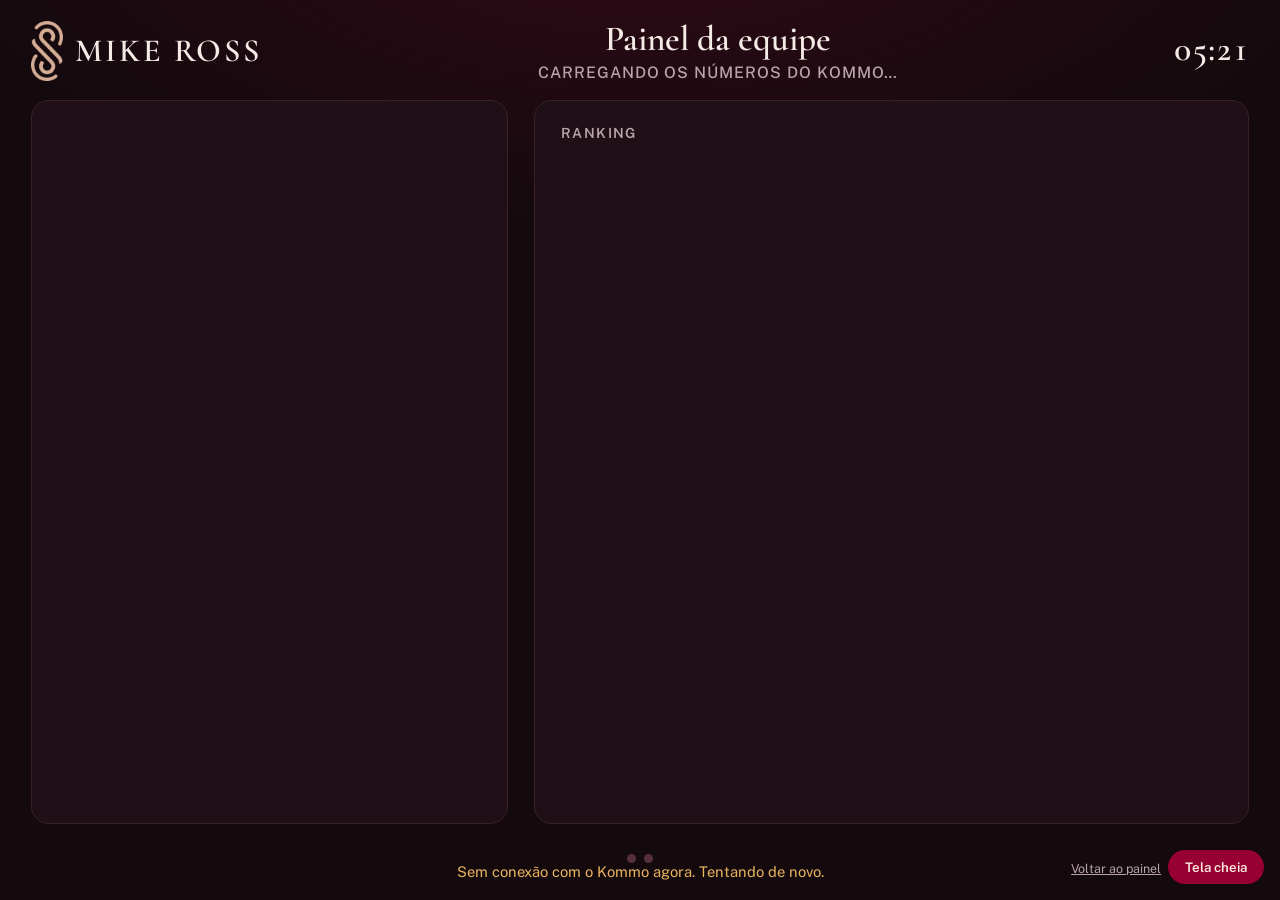
<file: tv.html>
<!doctype html>
<html lang="pt-BR">
<head>
<meta charset="utf-8">
<meta name="viewport" content="width=device-width, initial-scale=1">
<meta name="robots" content="noindex, nofollow">
<title>Modo TV | Mike Ross</title>
<link rel="stylesheet" href="https://fonts.googleapis.com/css2?family=Cormorant+Garamond:wght@500;600&family=Public+Sans:wght@400;500;600&display=swap">
<link rel="stylesheet" href="mr.css?v=3">
<link rel="icon" href="favicon.png">
<style>
html, body { height: 100%; }
body { margin: 0; overflow: hidden; font-size: clamp(14px, 1.15vw, 26px); }
.tv { box-sizing: border-box; height: 100vh; padding: 2.2vh 2.4vw; display: grid; grid-template-rows: auto 1fr auto; gap: 2vh; }
.tv-top { display: flex; align-items: center; justify-content: space-between; gap: 2vw; }
.tv-marca { display: flex; align-items: center; gap: .8em; }
.tv-marca img { width: 2.2em; }
.tv-marca b { font: 600 2.2em/1 var(--mr-serif); letter-spacing: .08em; text-transform: uppercase; }
.tv-titulo { font: 600 2.4em/1.1 var(--mr-serif); text-align: center; }
.tv-titulo small { display: block; font: 500 .45em var(--mr-sans); color: var(--mr-muted); letter-spacing: .06em; text-transform: uppercase; margin-top: .3em; }
.tv-hora { text-align: right; font: 600 2.4em/1 var(--mr-serif); font-variant-numeric: tabular-nums; }
.tv-hora small { display: block; font: 500 .4em var(--mr-sans); color: var(--mr-muted); margin-top: .4em; }
.tv-corpo { display: grid; grid-template-columns: 1fr 1.5fr; gap: 2vw; min-height: 0; }
.tv-card { background: var(--mr-surface); border: 1px solid var(--mr-line); border-radius: 1.2em; padding: 1.6em 1.8em; display: grid; gap: 1em; align-content: start; min-height: 0; }
.tv-card h2 { margin: 0; font: 600 .95em var(--mr-sans); letter-spacing: .1em; text-transform: uppercase; color: var(--mr-muted); }
.tv-num { font: 600 9em/0.9 var(--mr-serif); font-variant-numeric: tabular-nums; }
.tv-num small { font-size: .32em; color: var(--mr-muted); font-weight: 500; }
.tv-pct { font: 600 2.2em var(--mr-serif); }
.tv-bar { height: 1.1em; border-radius: .55em; background: var(--mr-surface-2); position: relative; overflow: hidden; }
.tv-bar i { position: absolute; left: 0; top: 0; bottom: 0; border-radius: .55em; background: var(--mr-teal); transition: width 1s ease; }
.tv-bar em { position: absolute; top: 0; bottom: 0; width: 3px; background: var(--mr-ink); opacity: .7; }
.tv-frase { font-size: 1.35em; line-height: 1.35; }
.tv-pos { color: #7fd3a0; } .tv-neg { color: #f08a7e; }
.tv-rank { display: grid; gap: 1.4em; }
.tv-linha { display: grid; grid-template-columns: 2.2em 1fr auto; gap: .4em 1em; align-items: center; }
.tv-linha .pos { font: 600 2em var(--mr-serif); color: var(--mr-muted); }
.tv-linha .nome { font: 600 1.9em var(--mr-serif); }
.tv-linha .val { font: 600 1.9em var(--mr-serif); font-variant-numeric: tabular-nums; text-align: right; }
.tv-linha .val small { font: 500 .5em var(--mr-sans); color: var(--mr-muted); display: block; }
.tv-linha .tv-bar { grid-column: 2 / -1; height: .8em; }
.tv-linha.lider .pos, .tv-linha.lider .nome { color: #e9c98e; }
.tv-serv { display: flex; flex-wrap: wrap; gap: 1em 2.4em; font-size: 1.1em; color: var(--mr-muted); }
.tv-serv b { color: var(--mr-ink); font: 600 1.6em var(--mr-serif); margin-right: .2em; }
.tv-pontos { display: flex; justify-content: center; gap: .6em; }
.tv-pontos i { width: .6em; height: .6em; border-radius: 50%; background: var(--mr-line-strong); }
.tv-pontos i.on { background: var(--mr-teal); }
.tv-full { position: fixed; right: 1.2em; bottom: 1.2em; font: 600 .9em var(--mr-sans); color: #fbe9df; background: var(--mr-wine); border: 0; border-radius: 999px; padding: .7em 1.3em; cursor: pointer; }
.tv-sair { position: fixed; right: 9.5em; bottom: 1.9em; font-size: .85em; color: var(--mr-muted); }
:fullscreen .tv-full, :fullscreen .tv-sair { display: none; }
.tv-ganho { position: fixed; inset: 0; display: grid; place-items: center; background: rgba(20,10,14,.82); z-index: 10; opacity: 0; pointer-events: none; transition: opacity .5s; }
.tv-ganho.on { opacity: 1; }
.tv-ganho div { text-align: center; padding: 2em 4em; border-radius: 1.4em; background: linear-gradient(100deg, #e9c98e 0%, #d5ad95 45%, #f3dcc0 100%); color: #2a0f16; box-shadow: 0 0 80px rgba(233,201,142,.45); }
.tv-ganho b { display: block; font: 600 6em/1 var(--mr-serif); }
.tv-ganho span { font: 600 2em var(--mr-serif); }
.tv-ganho.on div { animation: tv-pop .8s cubic-bezier(.2,.7,.2,1) both; }
@keyframes tv-pop { from { transform: scale(.8); opacity: 0; } to { transform: none; opacity: 1; } }
@media (prefers-reduced-motion: reduce) { .tv-ganho.on div { animation: none; } .tv-bar i { transition: none; } }
.tv-aviso { color: #e9b45e; font-size: 1em; text-align: center; }
@media (max-width: 900px) { body { overflow: auto; } .tv { height: auto; } .tv-corpo { grid-template-columns: 1fr; } .tv-num { font-size: 6em; } }
</style>
</head>
<body>
<div class="tv">
  <div class="tv-top">
    <div class="tv-marca"><img src="simbolo.png" alt=""><b>Mike Ross</b></div>
    <div class="tv-titulo" id="titulo">Painel da equipe<small id="subtitulo">Carregando os números do Kommo…</small></div>
    <div class="tv-hora" id="hora">--:--<small id="atualizado"></small></div>
  </div>
  <div class="tv-corpo">
    <section class="tv-card" id="principal"></section>
    <section class="tv-card"><h2 id="rank-titulo">Ranking</h2><div class="tv-rank" id="rank"></div></section>
  </div>
  <div>
    <div class="tv-serv" id="serv"></div>
    <div class="tv-pontos" id="pontos" style="margin-top:1.4vh"><i></i><i></i></div>
    <div class="tv-aviso" id="aviso" hidden></div>
  </div>
</div>
<a class="tv-sair" href="painel.html">Voltar ao painel</a>
<button class="tv-full" id="full" type="button">Tela cheia</button>
<div class="tv-ganho" id="ganho" role="status" aria-live="polite"><div><b id="ganho-n">+1</b><span id="ganho-txt">Novo ganho</span></div></div>
<script src="motor.js?v=4"></script>
<script>
"use strict";
const $ = (id) => document.getElementById(id);
const num = (n) => new Intl.NumberFormat('pt-BR').format(n || 0);
const h = (tag, props, ...kids) => {
  const e = document.createElement(tag);
  for (const [k, v] of Object.entries(props || {})) { if (v == null || v === false) continue; if (k === 'class') e.className = v; else if (k === 'text') e.textContent = v; else if (k === 'style') e.style.cssText = v; else e.setAttribute(k, v); }
  for (const k of kids.flat(3)) if (k != null && k !== false) e.append(k instanceof Node ? k : document.createTextNode(String(k)));
  return e;
};
const dm = (iso) => iso.slice(8, 10) + '/' + iso.slice(5, 7);
const barra = (feito, meta, marca) => h('div', { class: 'tv-bar' }, h('i', { style: 'width:' + (meta ? Math.min(100, (feito / meta) * 100) : 0) + '%' }), marca != null ? h('em', { style: 'left:' + Math.min(100, marca * 100) + '%' }) : null);
const EQUIPE = 'Equipe toda', TROCA_S = 30, ATUALIZA_MIN = 2;
let painel = null, visao = 0, anterior = null;

$('full').addEventListener('click', () => { (document.documentElement.requestFullscreen || document.documentElement.webkitRequestFullscreen || (() => {})).call(document.documentElement); });
const relogio = () => { const d = new Date(); $('hora').firstChild.nodeValue = pad2(d.getHours()) + ':' + pad2(d.getMinutes()); };
setInterval(relogio, 10000); relogio();

const desenhar = () => {
  if (!painel) return;
  const R = resumoDe(painel, EQUIPE);
  if (!R) return;
  const semana = visao === 1, T = R.T;
  document.querySelectorAll('#pontos i').forEach((p, i) => p.classList.toggle('on', i === visao));
  $('titulo').firstChild.nodeValue = semana ? 'Semana ' + (R.at + 1) + ' de ' + R.c0.semanas : 'Painel da equipe';
  $('subtitulo').textContent = semana ? dm(R.sem.semana_ini) + ' a ' + dm(R.sem.semana_fim) + ' · ' + R.c0.nome_mes : 'Mês fiscal de ' + R.c0.nome_mes + ' · ' + dm(R.c0.ini) + ' a ' + dm(R.c0.fim);

  const feito = semana ? R.feitoSem : T.feito, meta = semana ? R.metaSem : T.meta;
  const falta = meta ? Math.max(0, meta - feito) : 0;
  const frase = semana
    ? (meta ? (falta ? 'Faltam ' + num(falta) + (R.restSem ? ' em ' + R.restSem + (R.restSem === 1 ? ' dia útil.' : ' dias úteis.') : '.') : 'Semana batida. Agora é recorde.') : '')
    : (T.meta ? (T.ritmo >= 0 ? (T.ritmo ? num(T.ritmo) + ' à frente do ritmo.' : 'No ritmo da meta.') : num(-T.ritmo) + ' atrás do ritmo.') + (falta ? ' Faltam ' + num(falta) + (T.por_dia_util ? ', ' + num(Math.ceil(T.por_dia_util)) + ' por dia útil.' : '.') : ' Meta do mês batida.') : '');
  $('principal').replaceChildren(
    h('h2', { text: semana ? 'Ganhos na semana' : 'Ganhos no mês' }),
    h('div', { class: 'tv-num' }, num(feito), meta ? h('small', { text: ' de ' + num(meta) }) : null),
    meta ? h('div', { class: 'tv-pct' + (feito >= meta ? ' tv-pos' : '') }, Math.round((feito / meta) * 100) + '% da meta') : null,
    meta ? barra(feito, meta, semana ? null : R.c0.fracao_mes) : null,
    h('div', { class: 'tv-frase' + (!semana && T.ritmo < 0 ? ' tv-neg' : '') }, frase),
    h('div', { class: 'tv-frase', style: 'color:var(--mr-muted)' }, 'Hoje: ', h('b', { style: 'color:var(--mr-ink)', text: num(R.feitoHoje) }), R.feitoHoje === 1 ? ' ganho' : ' ganhos',
      !semana && R.metaSem ? [' · Semana: ', h('b', { style: 'color:var(--mr-ink)', text: num(R.feitoSem) }), ' de ' + num(R.metaSem)] : null));

  // ranking
  const k = 's' + (R.at + 1), mk = 'meta_' + k;
  const linhas = VENDEDORES.map((v) => { const r = painel.por_area.find((x) => x.mes === R.mes && x.vendedor === v && x.area === 'Total') || {}; return { v, feito: semana ? (r[k] || 0) : (r.feito || 0), meta: semana ? r[mk] : r.meta }; })
    .sort((a, b) => b.feito - a.feito);
  const topo = Math.max(1, ...linhas.map((l) => l.meta || l.feito));
  $('rank-titulo').textContent = semana ? 'Ranking da semana' : 'Ranking do mês';
  $('rank').replaceChildren(...linhas.map((l, i) => h('div', { class: 'tv-linha' + (i === 0 && l.feito ? ' lider' : '') },
    h('span', { class: 'pos', text: (i + 1) + 'º' }), h('span', { class: 'nome', text: l.v }),
    h('span', { class: 'val' }, num(l.feito), l.meta ? h('small', { text: Math.round((l.feito / l.meta) * 100) + '% de ' + num(l.meta) }) : h('small', { text: 'sem meta' })),
    barra(l.feito, l.meta || topo))));

  // serviços
  const servs = painel.por_area.filter((r) => r.mes === R.mes && r.vendedor === EQUIPE && r.area !== 'Total' && (r.feito || r.meta)).sort((a, b) => ehCampanha(a.area) - ehCampanha(b.area) || b.feito - a.feito);
  $('serv').replaceChildren(...servs.map((r) => h('span', {}, h('b', { text: num(semana ? (r[k] || 0) : r.feito) }), rotuloArea(r.area) + (semana ? (r[mk] ? ' / ' + num(r[mk]) : '') : (r.meta ? ' / ' + num(r.meta) : '')))));
};

const avisarGanho = (n, quem) => {
  $('ganho-n').textContent = '+' + n;
  $('ganho-txt').textContent = n === 1 ? 'Novo ganho' + (quem ? ' · ' + quem : '') : 'Novos ganhos' + (quem ? ' · ' + quem : '');
  $('ganho').classList.add('on');
  setTimeout(() => $('ganho').classList.remove('on'), 9000);
};

const totaisPorVendedor = (p, mes) => Object.fromEntries(VENDEDORES.map((v) => [v, (p.por_area.find((x) => x.mes === mes && x.vendedor === v && x.area === 'Total') || {}).feito || 0]));

const carregar = async () => {
  try {
    const r = await (await fetch(MR_API, { cache: 'no-store' })).json();
    if (!r.ok) throw new Error('erro');
    const novo = montarPainel(r);
    const R = resumoDe(novo, EQUIPE);
    if (R) {
      const agora = totaisPorVendedor(novo, R.mes);
      if (anterior && anterior.mes === R.mes) {
        const dif = Object.entries(agora).map(([v, n]) => [v, n - (anterior.t[v] || 0)]).filter(([, d]) => d > 0);
        const total = dif.reduce((s, [, d]) => s + d, 0);
        if (total > 0) avisarGanho(total, dif.map(([v]) => v.split(' ')[0]).join(', '));
      }
      anterior = { mes: R.mes, t: agora };
    }
    painel = novo;
    const t = new Date(r.atualizado);
    $('atualizado').textContent = 'Kommo às ' + pad2(t.getHours()) + ':' + pad2(t.getMinutes());
    $('aviso').hidden = true;
  } catch (e) {
    $('aviso').hidden = false;
    $('aviso').textContent = 'Sem conexão com o Kommo agora. Tentando de novo.';
  }
  desenhar();
};
carregar();
setInterval(carregar, ATUALIZA_MIN * 60 * 1000);
setInterval(() => { visao = (visao + 1) % 2; desenhar(); }, TROCA_S * 1000);
</script>
</body>
</html>
</file>
<file: mr.css>
/* Mike Ross: identidade compartilhada (tema noturno) */
:root, :root:not([data-theme="light"]){
  --mr-night:#140a0e; --mr-surface:#1e1016; --mr-surface-2:#29161e; --mr-ink:#f5ebe5; --mr-muted:#b8a3a9;
  --mr-line:#3a2129; --mr-line-strong:#55303c; --mr-teal:#d5ad95; --mr-teal-hover:#e6c6b2; --mr-teal-soft:#3a2229;
  --mr-on-teal:#3a0716; --mr-glow:#960032; --mr-wine:#960032; --mr-wine-hover:#b0123f; --mr-red:#f08a7e;
  --mr-serif:"Cormorant Garamond","Cormorant",Georgia,serif; --mr-sans:"Public Sans",system-ui,-apple-system,"Segoe UI",sans-serif;
  color-scheme:dark;
  /* triagem, previdenciário, CLT */
  --bg:var(--mr-night); --surface:var(--mr-surface); --surface-2:var(--mr-surface-2); --ink:var(--mr-ink); --text:var(--mr-ink);
  --muted:var(--mr-muted); --line:var(--mr-line); --accent:var(--mr-teal); --accent-ink:var(--mr-on-teal); --accent-soft:var(--mr-teal-soft);
  --f-display:var(--mr-serif); --f-body:var(--mr-sans); --mark:#5a4a17;
  --hot:#ff8f86; --hot-bg:#47141c; --warm:#e9b45e; --warm-bg:#3a2b12; --cold:#c4b0b6; --cold-bg:#2c1a21; --block:#c9a2f0; --block-bg:#2c2140;
  --ok:#7fd3a0; --ok-bg:#15301f; --warn:#e9b45e; --warn-bg:#3a2b12; --no:#b8a3a9; --no-bg:#2c1a21; --bad:#f2867a; --bad-bg:#3a1c1b;
  /* procurações */
  --paper:var(--mr-night); --line-strong:var(--mr-line-strong); --brass:var(--mr-teal); --brass-soft:var(--mr-teal);
  --accent-solid:var(--mr-teal); --accent-solid-hover:var(--mr-teal-hover); --focus:var(--mr-teal);
  --err:#f2867a; --err-bg:#3a1c1b;
}
@media (prefers-color-scheme:dark){:root:not([data-theme="light"]){
  --bg:var(--mr-night); --surface:var(--mr-surface); --surface-2:var(--mr-surface-2); --ink:var(--mr-ink); --text:var(--mr-ink);
  --muted:var(--mr-muted); --line:var(--mr-line); --accent:var(--mr-teal); --accent-ink:var(--mr-on-teal); --accent-soft:var(--mr-teal-soft);
  --mark:#5a4a17; --hot:#ff8f86; --hot-bg:#47141c; --warm:#e9b45e; --warm-bg:#3a2b12; --cold:#c4b0b6; --cold-bg:#2c1a21; --block:#c9a2f0; --block-bg:#2c2140;
  --ok:#7fd3a0; --ok-bg:#15301f; --warn:#e9b45e; --warn-bg:#3a2b12; --no:#b8a3a9; --no-bg:#2c1a21; --bad:#f2867a; --bad-bg:#3a1c1b;
  --paper:var(--mr-night); --line-strong:var(--mr-line-strong); --brass:var(--mr-teal); --brass-soft:var(--mr-teal);
  --accent-solid:var(--mr-teal); --accent-solid-hover:var(--mr-teal-hover); --focus:var(--mr-teal); --err:#f2867a; --err-bg:#3a1c1b;
}}
html{background:var(--mr-night)}
body{background:var(--mr-night) radial-gradient(ellipse 80% 50% at 50% -10%,rgba(150,0,50,.22),transparent 70%) no-repeat;color:var(--mr-ink);font-family:var(--mr-sans)}
button,input,select,textarea{font-family:var(--mr-sans)}
h1,h2,h3,legend{font-family:var(--mr-serif);font-weight:600;letter-spacing:0}
h1{font-size:34px!important;line-height:1.1}
button.primary,.btn-primary{background:var(--mr-wine)!important;border-color:var(--mr-wine)!important;color:#fbe9df!important;border-radius:999px!important}
button.primary:hover,.btn-primary:hover{background:var(--mr-wine-hover)!important}
:focus-visible{outline:2px solid var(--mr-teal);outline-offset:2px}
::selection{background:var(--mr-teal-soft)}

/* barra de navegação */
.mr-bar{max-width:1240px;margin:0 auto 26px;display:flex;align-items:center;gap:18px;padding:2px 0 14px;border-bottom:1px solid var(--mr-line)}
.mr-brand{display:flex;align-items:baseline;gap:10px;text-decoration:none;color:var(--mr-ink);flex:none}
.mr-brand img{width:22px;height:auto;align-self:center}
.mr-brand b{font:600 26px/1 var(--mr-serif);letter-spacing:.06em;text-transform:uppercase}
.mr-links{display:flex;gap:2px;margin-left:auto;overflow-x:auto;scrollbar-width:none}
.mr-links a{font:500 14.5px var(--mr-sans);color:var(--mr-muted);text-decoration:none;padding:7px 12px;white-space:nowrap}
.mr-links a:hover{color:var(--mr-ink)}
.mr-links a[aria-current="page"]{color:var(--mr-ink);box-shadow:inset 0 -2px 0 var(--mr-teal)}

/* ajustes por ferramenta */
.rail .chip{background:var(--mr-surface-2)!important;border:1px solid var(--mr-line-strong)}
.rail .chip .v,.rail .chip .k{color:var(--mr-ink)!important}
.rail .chip button{color:var(--mr-ink)!important;border-color:var(--mr-line-strong)!important}
#toast.toast{background:var(--mr-surface-2);color:var(--mr-ink);border:1px solid var(--mr-line-strong)}
.masthead,header.top,.top{border-bottom:1px solid var(--mr-line)!important}
.masthead .seal{border-color:var(--mr-teal);color:var(--mr-teal)}
.type-card,.form,.locked,.result,fieldset,.card,.intake,.outputs,.art{box-shadow:none!important}
.actionbar{background:rgba(20,10,14,.94)!important;border-top-color:var(--mr-line)!important}

/* menu: resultados à esquerda, Mike Ross no centro, ferramentas à direita */
.mr-bar{display:grid;grid-template-columns:1fr auto 1fr;align-items:end;gap:24px;padding:4px 0 12px}
.mr-bar .mr-brand{justify-self:center;flex-direction:column;align-items:center;gap:6px}
.mr-bar .mr-brand img{width:26px;align-self:center}
.mr-lado{display:grid;gap:6px;min-width:0}
.mr-lado.dir{justify-items:end;text-align:right}
.mr-grupo{font:600 10.5px var(--mr-sans);letter-spacing:.16em;text-transform:uppercase;color:#8a7178;display:flex;align-items:center;gap:10px;width:100%}
.mr-lado.esq .mr-grupo::after,.mr-lado.dir .mr-grupo::before{content:"";flex:1;height:1px;background:linear-gradient(90deg,var(--mr-line-strong),transparent)}
.mr-lado.dir .mr-grupo::before{background:linear-gradient(270deg,var(--mr-line-strong),transparent)}
.mr-lado .mr-links{margin:0;gap:0;overflow:visible;flex-wrap:wrap}
.mr-lado.esq .mr-links a{padding:6px 18px 6px 0}
.mr-lado.dir .mr-links{justify-content:flex-end}
.mr-lado.dir .mr-links a{padding:6px 0 6px 18px}
.mr-lado .mr-links a[aria-current="page"]{color:var(--mr-teal);box-shadow:none;text-decoration:underline;text-underline-offset:7px;text-decoration-thickness:2px}
@media (max-width:980px){
  .mr-bar{grid-template-columns:1fr;gap:12px}
  .mr-bar .mr-brand{grid-row:1;flex-direction:row}
  .mr-lado.dir{justify-items:start;text-align:left}
  .mr-lado.dir .mr-grupo::before{display:none}
  .mr-lado.dir .mr-grupo::after{content:"";flex:1;height:1px;background:linear-gradient(90deg,var(--mr-line-strong),transparent)}
  .mr-lado.dir .mr-links{justify-content:flex-start}
  .mr-lado.dir .mr-links a{padding:6px 18px 6px 0}
}

/* tabelas viram cartões no celular */
@media (max-width:640px){
  .sm-t.sm-cards thead{display:none}
  .sm-t.sm-cards,.sm-t.sm-cards tbody{display:block}
  .sm-t.sm-cards tr{display:grid;grid-template-columns:1fr 1fr;gap:6px 14px;padding:12px 2px;border-bottom:1px solid var(--mr-line)}
  .sm-t.sm-cards td{display:flex;justify-content:space-between;align-items:baseline;gap:8px;border:0!important;padding:4px 6px!important;text-align:right!important;white-space:normal;border-radius:6px}
  .sm-t.sm-cards td::before{content:attr(data-label);color:var(--mr-muted);font-size:11px;font-weight:400;text-align:left;font-family:var(--mr-sans)}
  .sm-t.sm-cards td:first-child{grid-column:1/-1;font-size:17px;text-align:left!important}
  .sm-t.sm-cards td:first-child::before{content:none}
  .sm-t.sm-cards td .v{display:inline;font-size:15px}
  .sm-t.sm-cards td small{display:inline;margin-left:4px}
  .sm-t.sm-cards td .sm-mini{display:none}
}
@media (max-width:640px){#tab-semanas.sm-cards tr{grid-template-columns:1fr}}
.mr-bar .mr-brand img{width:40px}
@media (max-width:980px){.mr-bar .mr-brand img{width:34px}}

/* ===== padrão visual único (v2) ===== */
/* serifa só em número grande e título de página; títulos de cartão em sans */
.sm-card h2, .sm-card h3, .tools .area h3 { font-family: var(--mr-sans) !important; }
.sm-card h2 { font-size: 13px !important; font-weight: 600; letter-spacing: .08em; text-transform: uppercase; color: var(--mr-muted); }
.sm-t td.svc { font-family: var(--mr-sans) !important; font-size: 15px !important; }
/* texto pequeno: mínimo de 12px e cinza mais claro */
.mr-grupo { color: #a48a91 !important; font-size: 11px !important; }
.sm-t th small, .sm-t td small, .sm-legend, .sm-legend-cells, .sm-mbtn small { font-size: 12px !important; }
.sm-card .sm-note { color: #c4b0b6; }
/* "i" com a explicação completa */
.sm-info { display: inline-grid; place-items: center; width: 16px; height: 16px; border-radius: 50%; border: 1px solid var(--mr-line-strong); font: 600 10px/1 var(--mr-sans); font-style: italic; color: var(--mr-teal); cursor: help; vertical-align: 1px; margin-left: 4px; }
.sm-info:hover, .sm-info:focus { border-color: var(--mr-teal); outline: none; }
/* status não depende só da cor */
.sm-t td.ok .v::after { content: " ✓"; color: #7fd3a0; font-size: .8em; }
.sm-t td.low .v::after { content: " !"; color: #f08a7e; font-size: .85em; font-weight: 700; }
/* o que é clicável parece clicável */
.sm-vt tbody tr:not(.total) td:first-child::after { content: "›"; margin-left: 8px; color: var(--mr-teal); opacity: .5; transition: opacity .15s, margin .15s; }
.sm-vt tbody tr:not(.total):hover td:first-child::after { opacity: 1; margin-left: 12px; }
.sm-bar-row:hover .track { box-shadow: 0 0 0 1px var(--mr-teal); }
.sm-donut li:hover { color: var(--mr-teal); }

/* barra de navegação embaixo no celular */
.mr-tab { display: none; }
@media (max-width: 640px) {
  .mr-bar { grid-template-columns: 1fr !important; padding-bottom: 8px !important; margin-bottom: 14px !important; }
  .mr-bar .mr-lado { display: none !important; }
  .mr-tab { display: grid; grid-template-columns: repeat(4, 1fr); position: fixed; left: 0; right: 0; bottom: 0; z-index: 50;
    background: rgba(24, 12, 17, .96); backdrop-filter: blur(8px); border-top: 1px solid var(--mr-line-strong); padding: 6px 4px calc(6px + env(safe-area-inset-bottom)); }
  .mr-tab a { display: grid; justify-items: center; gap: 3px; padding: 6px 0; text-decoration: none; color: var(--mr-muted); font: 600 11.5px var(--mr-sans); border-radius: 10px; }
  .mr-tab a svg { width: 22px; height: 22px; fill: none; stroke: currentColor; stroke-width: 1.7; stroke-linecap: round; stroke-linejoin: round; }
  .mr-tab a[aria-current="page"] { color: var(--mr-teal); background: rgba(213,173,149,.08); }
  body { padding-bottom: calc(84px + env(safe-area-inset-bottom)) !important; }
  .actionbar { bottom: calc(64px + env(safe-area-inset-bottom)) !important; }
}
</file>
